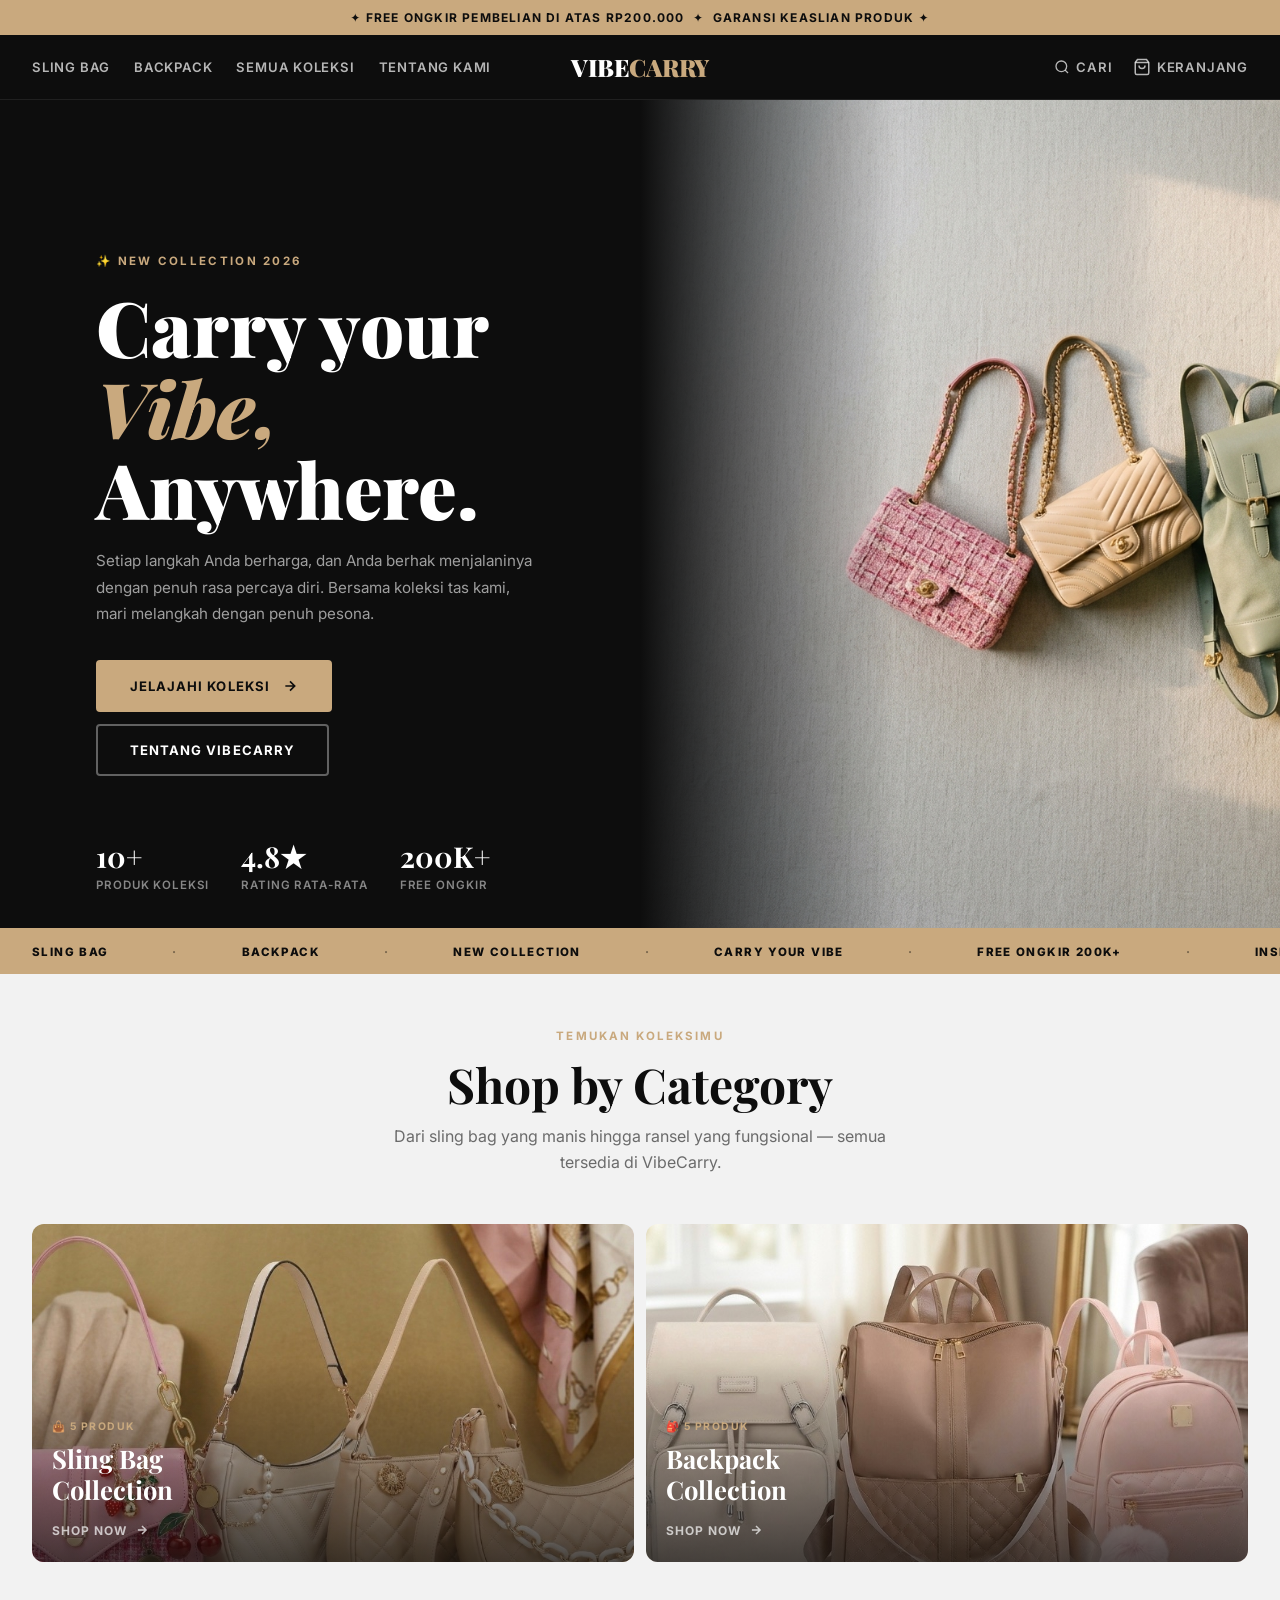
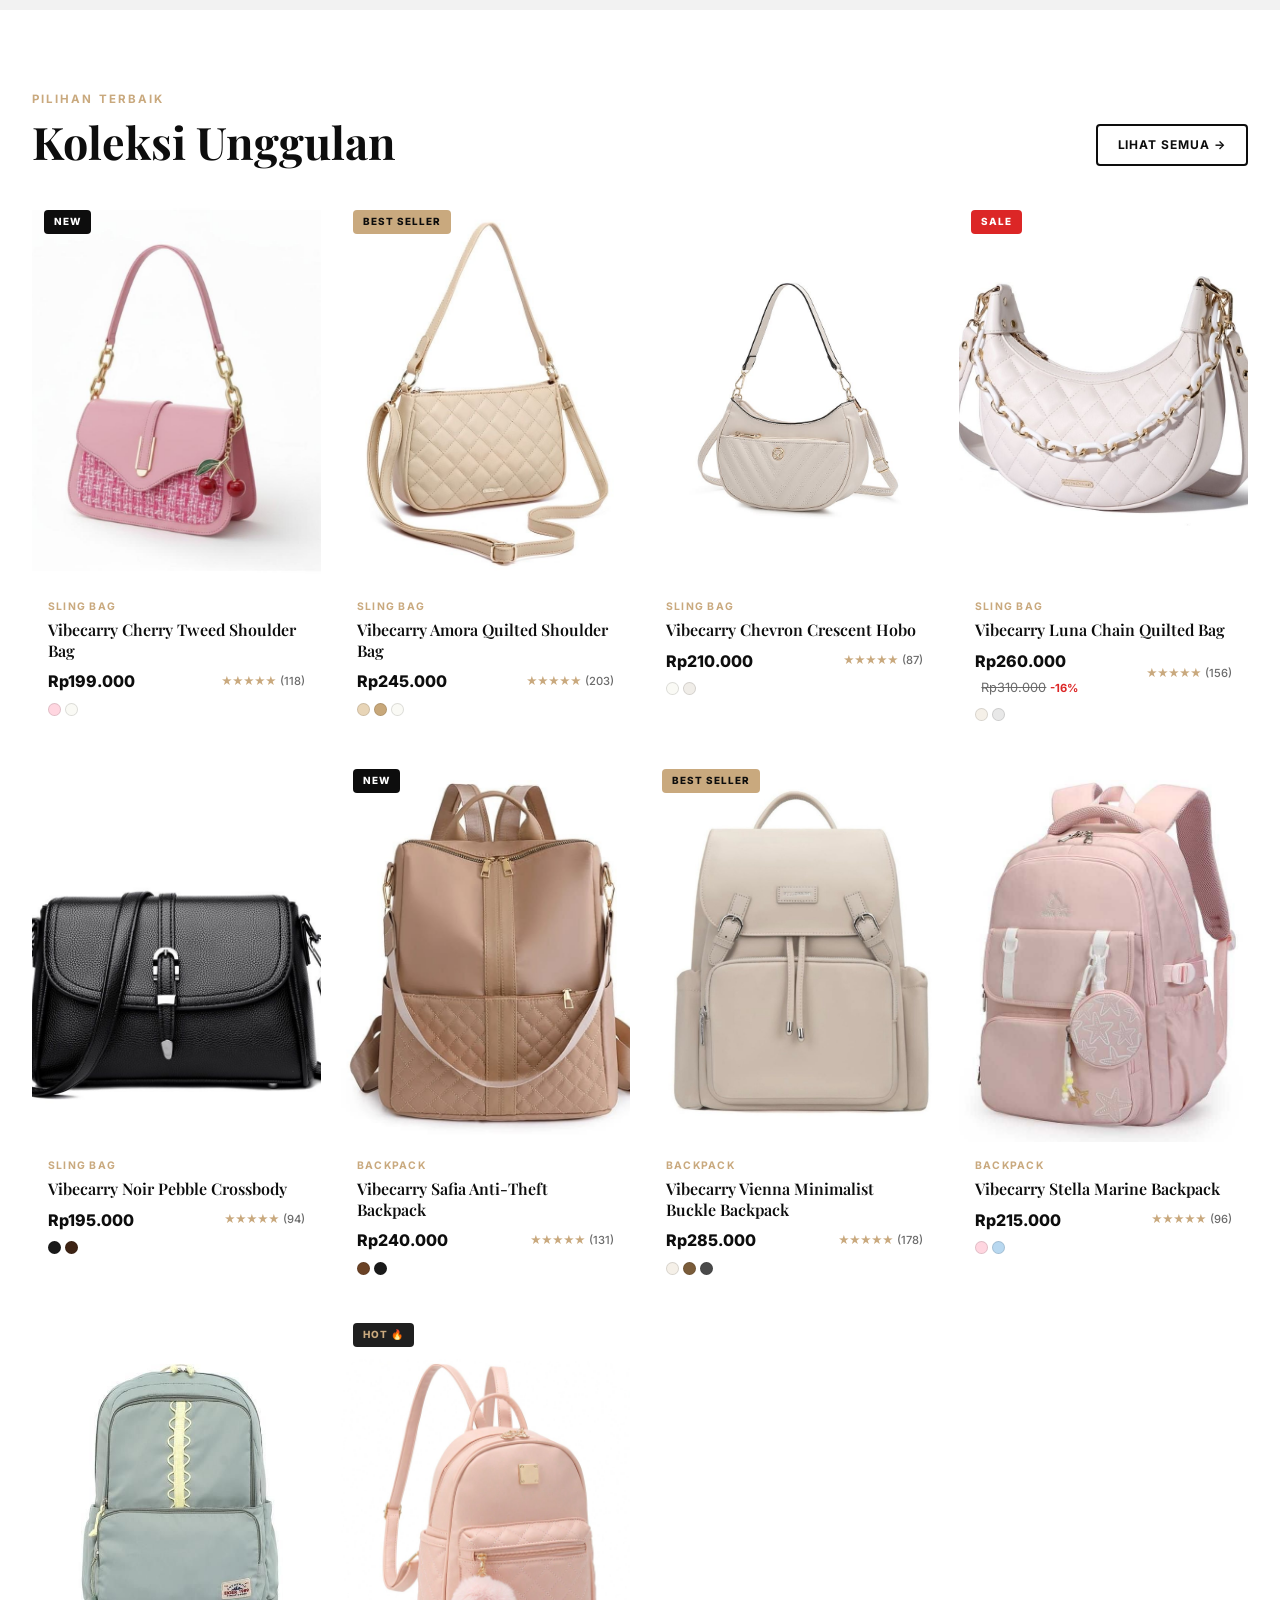
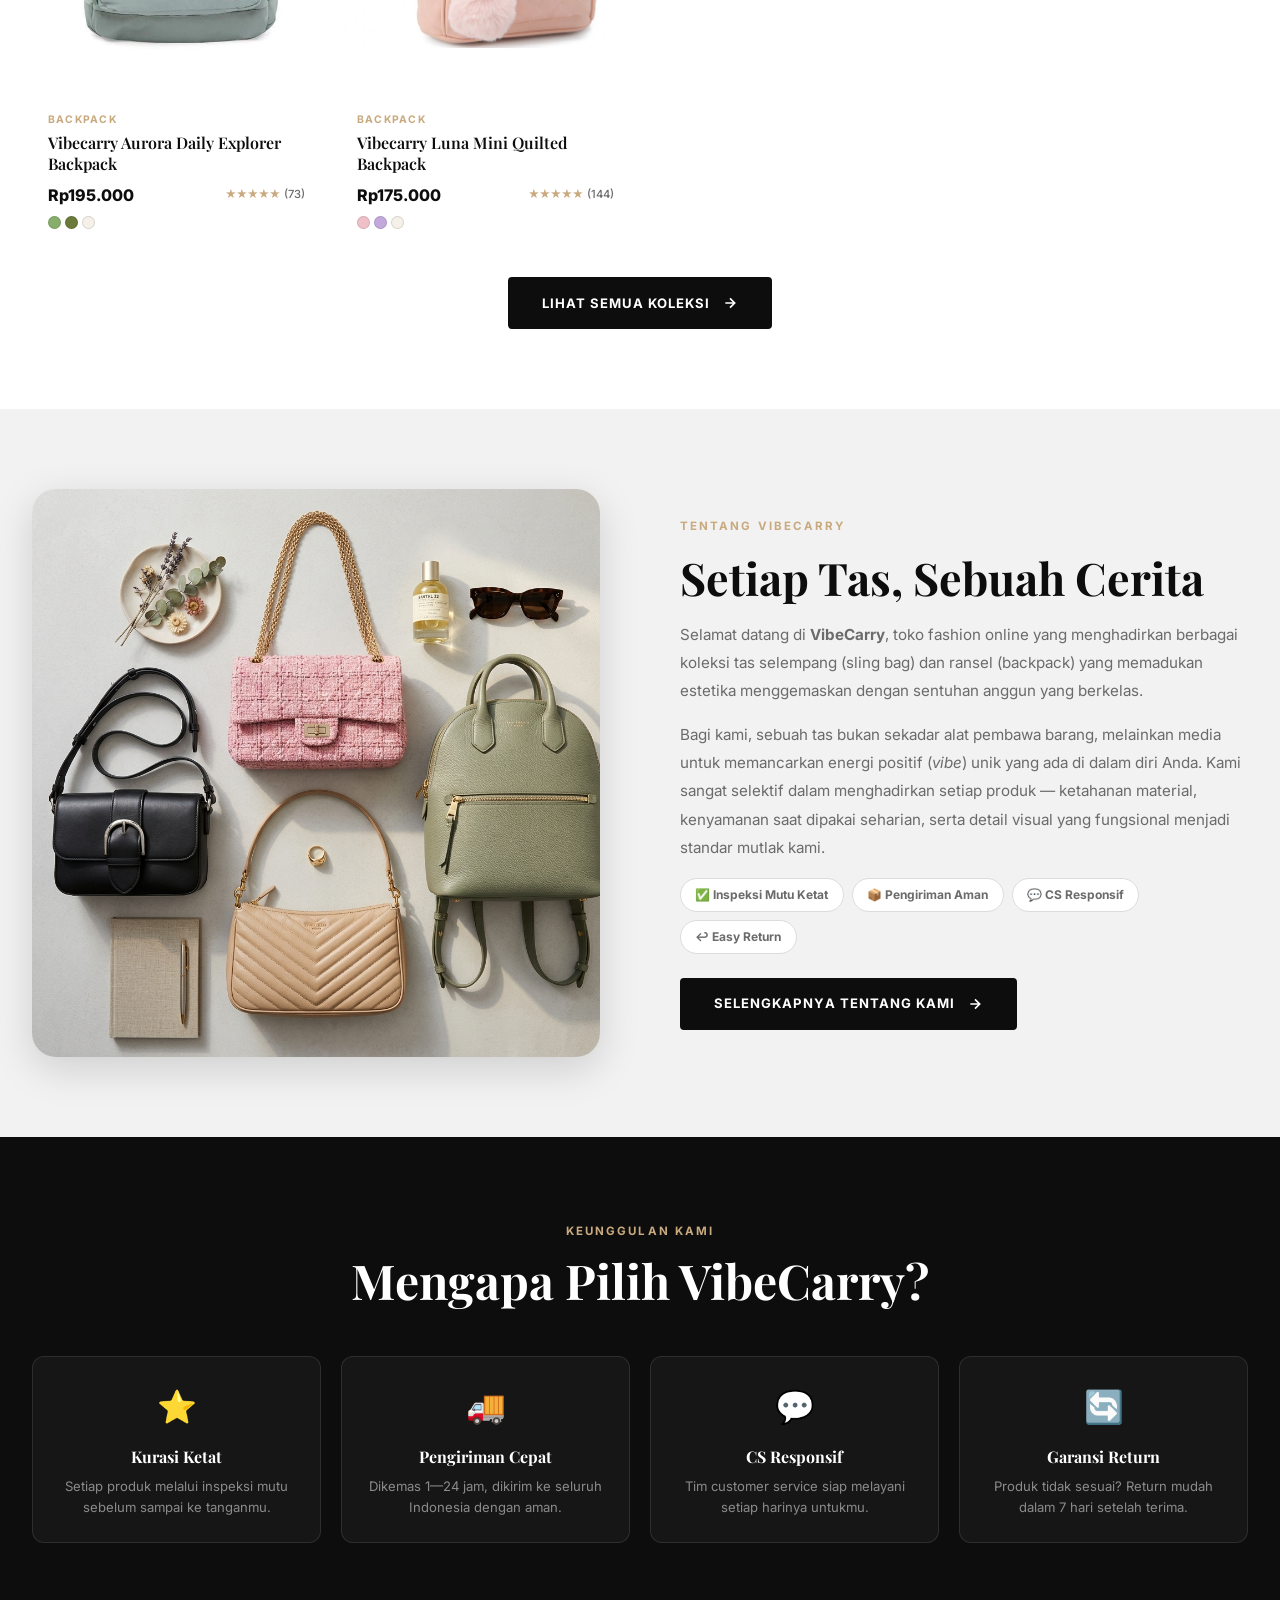
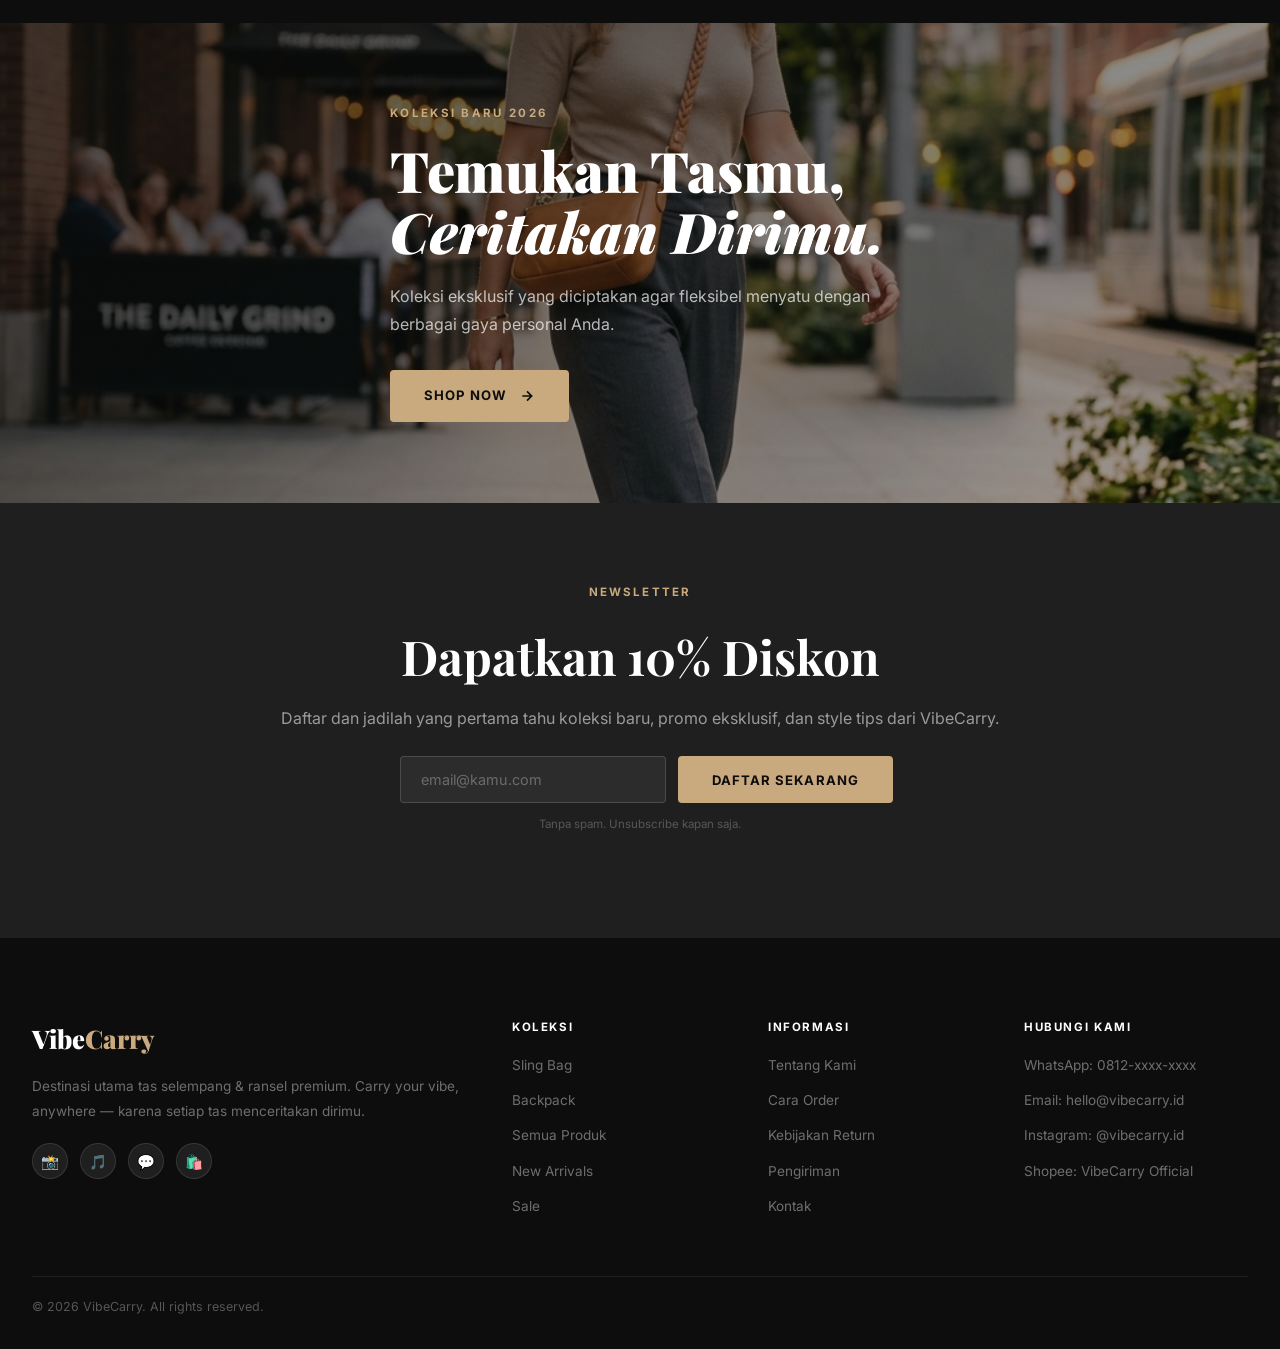
<file: index.html>
<!DOCTYPE html>
<html lang="id">
<head>
  <meta charset="UTF-8" />
  <meta name="viewport" content="width=device-width, initial-scale=1.0" />
  <title>VibeCarry — Carry your Vibe, Anywhere</title>
  <meta name="description" content="VibeCarry — destinasi utama tas selempang &amp; ransel premium yang memadukan estetika menggemaskan dengan sentuhan anggun berkelas." />
  <link rel="preconnect" href="https://fonts.googleapis.com" />
  <link rel="preconnect" href="https://fonts.gstatic.com" crossorigin />
  <link href="https://fonts.googleapis.com/css2?family=Playfair+Display:ital,wght@0,400;0,600;0,700;0,900;1,400;1,700&family=Inter:wght@300;400;500;600;700;800;900&display=swap" rel="stylesheet" />
  <link rel="stylesheet" href="css/style.css" />
</head>
<body>

   <!-- Navbar -->

<header class="navbar" id="navbar">
  <div class="nav-announcement">
    ✦ FREE ONGKIR pembelian di atas Rp200.000 &nbsp;✦&nbsp; Garansi keaslian produk ✦
  </div>
  <div class="nav-inner">
    <!-- Left nav -->
    <nav class="nav-left">
      <a href="catalog.html?type=Sling+Bag" class="nav-link">Sling Bag</a>
      <a href="catalog.html?type=Backpack" class="nav-link">Backpack</a>
      <a href="catalog.html" class="nav-link">Semua Koleksi</a>
      <a href="business.html" class="nav-link">Tentang Kami</a>
    </nav>

    <!-- Brand logo -->
    <a href="index.html" class="brand-logo">Vibe<span>Carry</span></a>

    <!-- Right nav -->
    <div class="nav-right">
      <button class="nav-search-btn" onclick="document.getElementById('search-overlay').classList.add('open')">
        <svg width="16" height="16" viewBox="0 0 24 24" fill="none" stroke="currentColor" stroke-width="2"><circle cx="11" cy="11" r="8"/><path d="m21 21-4.35-4.35"/></svg>
        Cari
      </button>
      <a href="cart.html" class="nav-icon">
        <svg width="18" height="18" viewBox="0 0 24 24" fill="none" stroke="currentColor" stroke-width="2"><path d="M6 2 3 6v14a2 2 0 0 0 2 2h14a2 2 0 0 0 2-2V6l-3-4z"/><line x1="3" y1="6" x2="21" y2="6"/><path d="M16 10a4 4 0 0 1-8 0"/></svg>
        Keranjang
        <span class="cart-count" id="cart-count">0</span>
      </a>
      <button class="nav-toggle" id="nav-toggle" aria-label="Menu">
        <span></span><span></span><span></span>
      </button>
    </div>
  </div>
</header>

<!-- Mobile nav -->
<div id="mobile-nav" style="display:none;position:fixed;top:0;left:0;right:0;bottom:0;background:var(--black);z-index:300;flex-direction:column;align-items:center;justify-content:center;gap:2rem">
  <button onclick="document.getElementById('mobile-nav').style.display='none'" style="position:absolute;top:1.5rem;right:1.5rem;color:var(--white);font-size:1.5rem;background:none;border:none;cursor:pointer">✕</button>
  <a href="index.html" class="brand-logo" style="font-size:2rem">Vibe<span>Carry</span></a>
  <nav style="display:flex;flex-direction:column;align-items:center;gap:1.5rem">
    <a href="catalog.html?type=Sling+Bag" style="color:var(--white);font-size:1.2rem;font-weight:600;text-transform:uppercase;letter-spacing:.12em">Sling Bag</a>
    <a href="catalog.html?type=Backpack" style="color:var(--white);font-size:1.2rem;font-weight:600;text-transform:uppercase;letter-spacing:.12em">Backpack</a>
    <a href="catalog.html" style="color:var(--white);font-size:1.2rem;font-weight:600;text-transform:uppercase;letter-spacing:.12em">Semua Koleksi</a>
    <a href="business.html" style="color:var(--gold);font-size:1.2rem;font-weight:600;text-transform:uppercase;letter-spacing:.12em">Tentang Kami</a>
  </nav>
  <a href="cart.html" class="btn btn-primary">Lihat Keranjang</a>
</div>

<!-- overlay cari -->
<div id="search-overlay" style="display:none;position:fixed;inset:0;background:rgba(13,13,13,.95);z-index:400;align-items:center;justify-content:center">
  <div style="max-width:600px;width:90%;position:relative">
    <button onclick="document.getElementById('search-overlay').classList.remove('open');document.getElementById('search-overlay').style.display='none'" style="position:absolute;top:-3rem;right:0;color:rgba(255,255,255,.5);font-size:1.5rem;background:none;border:none;cursor:pointer">✕</button>
    <input id="search-input" type="search" placeholder="Cari tas idamanmu..." style="width:100%;padding:1.25rem 1.5rem;font-size:1.25rem;border:none;border-bottom:2px solid var(--gold);background:transparent;color:var(--white);outline:none;font-family:var(--serif);font-style:italic" />
    <div style="color:rgba(255,255,255,.35);font-size:.8rem;margin-top:.75rem">Tekan Enter untuk mencari atau <span style="color:var(--gold)">Esc</span> untuk menutup</div>
  </div>
</div>

<!-- Hero -->
<section class="hero">
  <div class="hero-content">
    <div class="hero-eyebrow">✨ New Collection 2026</div>
    <h1 class="hero-title">
      Carry your<br />
      <em>Vibe,</em><br />
      Anywhere.
    </h1>
    <p class="hero-subtitle">
      Setiap langkah Anda berharga, dan Anda berhak menjalaninya dengan penuh rasa percaya diri. Bersama koleksi tas kami, mari melangkah dengan penuh pesona.
    </p>
    <div class="hero-actions">
      <a href="catalog.html" class="btn btn-primary btn-icon">
        Jelajahi Koleksi
        <svg width="16" height="16" viewBox="0 0 24 24" fill="none" stroke="currentColor" stroke-width="2.5"><path d="M5 12h14M12 5l7 7-7 7"/></svg>
      </a>
      <a href="business.html" class="btn btn-outline-w">Tentang VibeCarry</a>
    </div>
    <!-- Stats -->
    <div class="hero-stats">
      <div class="hero-stat"><strong>10+</strong><span>Produk Koleksi</span></div>
      <div class="hero-stat"><strong>4.8★</strong><span>Rating Rata-rata</span></div>
      <div class="hero-stat"><strong>200K+</strong><span>Free Ongkir</span></div>
    </div>
  </div>
  <div class="hero-image">
    <div class="hero-image-overlay"></div>
    <img src="images/hero.jpg" alt="VibeCarry — Premium Bag Collection" />
  </div>
</section>

<!-- -- Ticker -- -->
<div class="ticker" aria-hidden="true">
  <div class="ticker-inner">
    <span>Sling Bag</span><span class="dot">·</span>
    <span>Backpack</span><span class="dot">·</span>
    <span>New Collection</span><span class="dot">·</span>
    <span>Carry Your Vibe</span><span class="dot">·</span>
    <span>Free Ongkir 200K+</span><span class="dot">·</span>
    <span>Inspeksi Mutu Ketat</span><span class="dot">·</span>
    <span>Urban Style</span><span class="dot">·</span>
    <span>Sling Bag</span><span class="dot">·</span>
    <span>Backpack</span><span class="dot">·</span>
    <span>New Collection</span><span class="dot">·</span>
    <span>Carry Your Vibe</span><span class="dot">·</span>
    <span>Free Ongkir 200K+</span><span class="dot">·</span>
    <span>Inspeksi Mutu Ketat</span><span class="dot">·</span>
    <span>Urban Style</span><span class="dot">·</span>
  </div>
</div>

<!-- -- Category Showcase -- -->
<section class="section-sm">
  <div class="container" style="margin-bottom:var(--sp5)">
    <div class="section-head">
      <div class="eyebrow">Temukan Koleksimu</div>
      <h2>Shop by Category</h2>
      <p>Dari sling bag yang manis hingga ransel yang fungsional — semua tersedia di VibeCarry.</p>
    </div>
  </div>
  <div class="cat-grid reveal">
    <a href="catalog.html?type=Sling+Bag" class="cat-card">
      <img src="images/cat-sling.jpg" alt="Sling Bag Collection" style="object-position:center top" />
      <div class="cat-card-overlay"></div>
      <div class="cat-card-body">
        <div class="cat-card-tag">👜 5 Produk</div>
        <div class="cat-card-title">Sling Bag<br />Collection</div>
        <div class="cat-card-cta">Shop Now <svg width="14" height="14" viewBox="0 0 24 24" fill="none" stroke="currentColor" stroke-width="2.5"><path d="M5 12h14M12 5l7 7-7 7"/></svg></div>
      </div>
    </a>
    <a href="catalog.html?type=Backpack" class="cat-card">
      <img src="images/cat-backpack.jpg" alt="Backpack Collection" style="object-position:center" />
      <div class="cat-card-overlay"></div>
      <div class="cat-card-body">
        <div class="cat-card-tag">🎒 5 Produk</div>
        <div class="cat-card-title">Backpack<br />Collection</div>
        <div class="cat-card-cta">Shop Now <svg width="14" height="14" viewBox="0 0 24 24" fill="none" stroke="currentColor" stroke-width="2.5"><path d="M5 12h14M12 5l7 7-7 7"/></svg></div>
      </div>
    </a>
  </div>
</section>

<!-- -- Fitur Produk -- -->
<section class="section bg-white">
  <div class="container">
    <div style="display:flex;align-items:flex-end;justify-content:space-between;margin-bottom:var(--sp7);flex-wrap:wrap;gap:1rem">
      <div>
        <div class="eyebrow" style="color:var(--gold);font-size:.72rem;font-weight:700;letter-spacing:.18em;text-transform:uppercase;margin-bottom:.5rem">Pilihan Terbaik</div>
        <h2 style="font-family:var(--serif);font-size:clamp(1.8rem,4vw,2.8rem);font-weight:700;line-height:1.1">Koleksi Unggulan</h2>
      </div>
      <a href="catalog.html" class="btn btn-outline-dark btn-sm">Lihat Semua →</a>
    </div>
    <div class="product-grid reveal" id="home-grid"></div>
    <div style="text-align:center;margin-top:var(--sp7)">
      <a href="catalog.html" class="btn btn-dark btn-icon">
        Lihat Semua Koleksi
        <svg width="16" height="16" viewBox="0 0 24 24" fill="none" stroke="currentColor" stroke-width="2.5"><path d="M5 12h14M12 5l7 7-7 7"/></svg>
      </a>
    </div>
  </div>
</section>

<!-- -- Tentang Brand VibeCarry -- -->
<section class="section" id="tentang">
  <div class="container">
    <div class="about-grid reveal">
      <div class="about-img">
        <img src="images/about.jpg" alt="VibeCarry — Carry your Vibe" />
      </div>
      <div>
        <div class="about-eyebrow">Tentang VibeCarry</div>
        <h2 class="about-title">Setiap Tas, Sebuah Cerita</h2>
        <p class="about-body">
          Selamat datang di <strong>VibeCarry</strong>, toko fashion online yang menghadirkan berbagai koleksi tas selempang (sling bag) dan ransel (backpack) yang memadukan estetika menggemaskan dengan sentuhan anggun yang berkelas.
        </p>
        <p class="about-body">
          Bagi kami, sebuah tas bukan sekadar alat pembawa barang, melainkan media untuk memancarkan energi positif (<em>vibe</em>) unik yang ada di dalam diri Anda. Kami sangat selektif dalam menghadirkan setiap produk — ketahanan material, kenyamanan saat dipakai seharian, serta detail visual yang fungsional menjadi standar mutlak kami.
        </p>
        <div class="about-badges">
          <span class="about-badge">✅ Inspeksi Mutu Ketat</span>
          <span class="about-badge">📦 Pengiriman Aman</span>
          <span class="about-badge">💬 CS Responsif</span>
          <span class="about-badge">↩️ Easy Return</span>
        </div>
        <a href="business.html" class="btn btn-dark btn-icon">
          Selengkapnya Tentang Kami
          <svg width="16" height="16" viewBox="0 0 24 24" fill="none" stroke="currentColor" stroke-width="2.5"><path d="M5 12h14M12 5l7 7-7 7"/></svg>
        </a>
      </div>
    </div>
  </div>
</section>

<!-- -- Mengapa Pilih VibeCarry -- -->
<section class="section bg-black">
  <div class="container">
    <div class="section-head light reveal">
      <div class="eyebrow">Keunggulan Kami</div>
      <h2>Mengapa Pilih VibeCarry?</h2>
    </div>
    <div class="features-row reveal">
      <div class="feature-box" style="background:rgba(255,255,255,.04);border-color:rgba(255,255,255,.1)">
        <span class="feature-icon">⭐</span>
        <h4 style="color:var(--white)">Kurasi Ketat</h4>
        <p style="color:rgba(255,255,255,.5)">Setiap produk melalui inspeksi mutu sebelum sampai ke tanganmu.</p>
      </div>
      <div class="feature-box" style="background:rgba(255,255,255,.04);border-color:rgba(255,255,255,.1)">
        <span class="feature-icon">🚚</span>
        <h4 style="color:var(--white)">Pengiriman Cepat</h4>
        <p style="color:rgba(255,255,255,.5)">Dikemas 1—24 jam, dikirim ke seluruh Indonesia dengan aman.</p>
      </div>
      <div class="feature-box" style="background:rgba(255,255,255,.04);border-color:rgba(255,255,255,.1)">
        <span class="feature-icon">💬</span>
        <h4 style="color:var(--white)">CS Responsif</h4>
        <p style="color:rgba(255,255,255,.5)">Tim customer service siap melayani setiap harinya untukmu.</p>
      </div>
      <div class="feature-box" style="background:rgba(255,255,255,.04);border-color:rgba(255,255,255,.1)">
        <span class="feature-icon">🔄</span>
        <h4 style="color:var(--white)">Garansi Return</h4>
        <p style="color:rgba(255,255,255,.5)">Produk tidak sesuai? Return mudah dalam 7 hari setelah terima.</p>
      </div>
    </div>
  </div>
</section>

<!-- -- Banner Full -- -->
<section style="position:relative;overflow:hidden;min-height:480px;display:flex;align-items:center">
  <img src="images/banner.jpg" alt="VibeCarry Lifestyle" style="position:absolute;inset:0;width:100%;height:100%;object-fit:cover;object-position:center" />
  <div style="position:absolute;inset:0;background:linear-gradient(135deg,rgba(13,13,13,.75) 0%,rgba(13,13,13,.35) 100%)"></div>
  <div class="container reveal" style="position:relative;z-index:2">
    <div style="max-width:500px">
      <div style="font-size:.72rem;font-weight:700;letter-spacing:.2em;text-transform:uppercase;color:var(--gold);margin-bottom:1rem">Koleksi Baru 2026</div>
      <h2 style="font-family:var(--serif);font-size:clamp(2rem,5vw,3.5rem);font-weight:900;color:var(--white);line-height:1.1;margin-bottom:1.25rem">Temukan Tasmu,<br /><em>Ceritakan Dirimu.</em></h2>
      <p style="color:rgba(255,255,255,.7);margin-bottom:2rem;line-height:1.75">Koleksi eksklusif yang diciptakan agar fleksibel menyatu dengan berbagai gaya personal Anda.</p>
      <a href="catalog.html" class="btn btn-primary btn-icon">
        Shop Now
        <svg width="16" height="16" viewBox="0 0 24 24" fill="none" stroke="currentColor" stroke-width="2.5"><path d="M5 12h14M12 5l7 7-7 7"/></svg>
      </a>
    </div>
  </div>
</section>

<!-- -- Newsletter -- -->
<section class="newsletter bg-char" id="kontak">
  <div class="container">
    <div class="reveal">
      <div class="eyebrow" style="color:var(--gold);font-size:.72rem;font-weight:700;letter-spacing:.18em;text-transform:uppercase;margin-bottom:var(--sp4)">Newsletter</div>
      <h2>Dapatkan 10% Diskon</h2>
      <p>Daftar dan jadilah yang pertama tahu koleksi baru, promo eksklusif, dan style tips dari VibeCarry.</p>
      <form class="newsletter-form" onsubmit="event.preventDefault();this.reset();showToast('Berhasil! Kode diskon dikirim ke emailmu ✉️')">
        <input type="email" placeholder="email@kamu.com" required />
        <button class="btn btn-primary" type="submit">Daftar Sekarang</button>
      </form>
      <p style="font-size:.72rem;color:rgba(255,255,255,.25);margin-top:.75rem">Tanpa spam. Unsubscribe kapan saja.</p>
    </div>
  </div>
</section>

<!-- -- Footer nya -- -->
<footer class="footer">
  <div class="container">
    <div class="footer-grid">
      <div>
        <div class="footer-brand">Vibe<span>Carry</span></div>
        <p class="footer-desc">Destinasi utama tas selempang &amp; ransel premium. Carry your vibe, anywhere — karena setiap tas menceritakan dirimu.</p>
        <div class="footer-social">
          <a href="#" aria-label="Instagram">📸</a>
          <a href="#" aria-label="TikTok">🎵</a>
          <a href="#" aria-label="WhatsApp">💬</a>
          <a href="#" aria-label="Shopee">🛍️</a>
        </div>
      </div>
      <div class="footer-col">
        <h4>Koleksi</h4>
        <ul>
          <li><a href="catalog.html?type=Sling+Bag">Sling Bag</a></li>
          <li><a href="catalog.html?type=Backpack">Backpack</a></li>
          <li><a href="catalog.html">Semua Produk</a></li>
          <li><a href="catalog.html?badge=NEW">New Arrivals</a></li>
          <li><a href="catalog.html?badge=SALE">Sale</a></li>
        </ul>
      </div>
      <div class="footer-col">
        <h4>Informasi</h4>
        <ul>
          <li><a href="business.html">Tentang Kami</a></li>
          <li><a href="#">Cara Order</a></li>
          <li><a href="#">Kebijakan Return</a></li>
          <li><a href="#">Pengiriman</a></li>
          <li><a href="index.html#kontak">Kontak</a></li>
        </ul>
      </div>
      <div class="footer-col">
        <h4>Hubungi Kami</h4>
        <ul>
          <li><a href="#">WhatsApp: 0812-xxxx-xxxx</a></li>
          <li><a href="#">Email: hello@vibecarry.id</a></li>
          <li><a href="#">Instagram: @vibecarry.id</a></li>
          <li><a href="#">Shopee: VibeCarry Official</a></li>
        </ul>
      </div>
    </div>
    <div class="footer-bottom">
      <span>&copy; <span id="yr"></span> VibeCarry. All rights reserved.</span>
    </div>
  </div>
</footer>

<!-- Modal -->
<div class="modal-overlay" id="modal" aria-hidden="true">
  <div class="modal-box">
    <button class="modal-close" id="modal-close">✕</button>
    <div class="modal-inner" id="modal-inner"></div>
  </div>
</div>

<script src="js/products.js"></script>
<script src="js/cart.js"></script>
<script>
/* --- Init --- */
document.getElementById("yr").textContent = new Date().getFullYear();

/* Cart badge */
function updateBadge() {
  const c = Cart.count();
  const el = document.getElementById("cart-count");
  if (el) { el.textContent = c; el.style.display = c > 0 ? "inline-flex" : "none"; }
}

/* Toast */
let _t;
function showToast(msg) {
  let t = document.querySelector(".toast");
  if (!t) { t = Object.assign(document.createElement("div"), {className:"toast"}); document.body.appendChild(t); }
  t.textContent = msg; void t.offsetWidth; t.classList.add("show");
  clearTimeout(_t); _t = setTimeout(() => t.classList.remove("show"), 2800);
}

/* Navigasi Mobile */
document.getElementById("nav-toggle").addEventListener("click", () => {
  const mn = document.getElementById("mobile-nav");
  mn.style.display = mn.style.display === "none" ? "flex" : "none";
});

/* overlay Search */
document.addEventListener("keydown", e => {
  if (e.key === "Escape") {
    document.getElementById("search-overlay").classList.remove("open");
    document.getElementById("search-overlay").style.display = "none";
  }
  if ((e.ctrlKey || e.metaKey) && e.key === "k") {
    e.preventDefault();
    document.getElementById("search-overlay").style.display = "flex";
  }
});
document.getElementById("search-overlay").addEventListener("click", e => {
  if (e.target === document.getElementById("search-overlay")) {
    e.currentTarget.classList.remove("open");
    e.currentTarget.style.display = "none";
  }
});
document.getElementById("search-input")?.addEventListener("keydown", e => {
  if (e.key === "Enter") {
    window.location.href = `catalog.html?q=${encodeURIComponent(e.target.value.trim())}`;
  }
});

/* Reveal on scroll */
function initReveal() {
  const els = document.querySelectorAll(".reveal");
  const obs = new IntersectionObserver(en => en.forEach(e => {
    if (e.isIntersecting) { e.target.classList.add("visible"); obs.unobserve(e.target); }
  }), { threshold: 0.08 });
  els.forEach(e => obs.observe(e));
}

/* Product image */
function imgSrc(p) { return p.image; }

/* Badge map */
const BADGE_CLASS = { NEW: "badge-new", SALE: "badge-sale", BEST: "badge-best", HIT: "badge-hit" };
const BADGE_LABEL = { NEW: "NEW", SALE: "SALE", BEST: "BEST SELLER", HIT: "HOT 🔥" };

/* Render home grid */
function renderHomeGrid() {
  const grid = document.getElementById("home-grid");
  if (!grid) return;
  grid.innerHTML = PRODUCTS.map(p => {
    const d = p.oldPrice ? Math.round((1 - p.price / p.oldPrice) * 100) : 0;
    return `
    <div class="product-card">
      <div class="product-thumb">
        ${p.badge ? `<span class="product-badge ${BADGE_CLASS[p.badge]}">${BADGE_LABEL[p.badge]}</span>` : ""}
        <img class="prod-img" src="${imgSrc(p)}" alt="${p.name}" loading="lazy" data-type="${p.type}" data-placeholder="${p.type}" onerror="handleImgError(this)" />
        <button class="product-wish" data-wish="${p.id}" aria-label="Wishlist">🤍</button>
        <button class="product-cta-bar" data-add="${p.id}">
          <svg width="14" height="14" viewBox="0 0 24 24" fill="none" stroke="currentColor" stroke-width="2"><path d="M6 2 3 6v14a2 2 0 0 0 2 2h14a2 2 0 0 0 2-2V6l-3-4z"/><line x1="3" y1="6" x2="21" y2="6"/><path d="M16 10a4 4 0 0 1-8 0"/></svg>
          Tambah ke Keranjang
        </button>
      </div>
      <div class="product-body">
        <div class="product-type">${p.type}</div>
        <div class="product-name">${p.name}</div>
        <div class="product-foot">
          <div>
            <span class="price-now">${formatRupiah(p.price)}</span>
            ${p.oldPrice ? `<span class="price-old">${formatRupiah(p.oldPrice)}</span><span class="price-disc">-${d}%</span>` : ""}
          </div>
          <div class="star-row"><span class="stars">★★★★★</span><span class="star-count">(${p.reviews})</span></div>
        </div>
        ${colorSwatchesHTML(p.colorHex, p.colors)}
      </div>
    </div>`;
  }).join("");
}

/* Canvas placeholder */
function handleImgError(img) {
  const type = img.dataset.type || "Bag";
  const c = document.createElement("canvas");
  c.width = 400; c.height = 530;
  const ctx = c.getContext("2d");
  ctx.fillStyle = "#F2F2F2"; ctx.fillRect(0,0,400,530);
  ctx.fillStyle = "#E8E8E8"; ctx.fillRect(40,40,320,400);
  ctx.font = "48px serif"; ctx.textAlign = "center";
  ctx.fillText(type === "Backpack" ? "🎒" : "👜", 200, 200);
  ctx.fillStyle = "#C9A97E"; ctx.font = "bold 16px 'Playfair Display',serif";
  ctx.fillText("VIBECARRY", 200, 370);
  ctx.fillStyle = "#6B6B6B"; ctx.font = "12px Inter,sans-serif";
  ctx.fillText("Photo Coming Soon", 200, 392);
  img.src = c.toDataURL();
}

/* Grid click */
document.addEventListener("click", e => {
  const add  = e.target.closest("[data-add]");
  const wish = e.target.closest("[data-wish]");
  const det  = e.target.closest("[data-detail]");
  if (add)  { const p = getProductById(add.dataset.add); if (p) { Cart.add(p.id); showToast(`${p.name} ditambahkan ke keranjang 🛍️`); updateBadge(); } }
  if (wish) { wish.textContent = wish.textContent.trim() === "🤍" ? "❤️" : "🤍"; showToast("Ditambahkan ke wishlist ♥"); }
  if (det)  { openModal(det.dataset.detail); }
});

/* Modal */
const modalEl    = document.getElementById("modal");
const modalInner = document.getElementById("modal-inner");
const modalClose = document.getElementById("modal-close");

function openModal(id) {
  const p = getProductById(id); if (!p) return;
  const d = p.oldPrice ? Math.round((1 - p.price / p.oldPrice) * 100) : 0;
  const feats = p.features.map(f => `<li>${f}</li>`).join("");
  const colorChips = p.colors.map((c, i) =>
    `<span style="display:inline-flex;align-items:center;gap:6px;padding:4px 12px;border:1.5px solid var(--light);border-radius:999px;font-size:.75rem;font-weight:600;background:var(--white)">
      <span style="width:10px;height:10px;border-radius:50%;background:${p.colorHex[i]};border:1px solid rgba(0,0,0,.12)"></span>${c}
    </span>`
  ).join("");
  modalInner.innerHTML = `
    <div class="modal-img">
      <img src="${imgSrc(p)}" alt="${p.name}" onerror="handleImgError(this)" data-type="${p.type}" />
    </div>
    <div class="modal-details">
      <div style="font-size:.7rem;font-weight:700;letter-spacing:.12em;text-transform:uppercase;color:var(--gold);margin-bottom:.5rem">${p.type}</div>
      <h2 style="font-family:var(--serif);font-size:1.4rem;font-weight:700;line-height:1.2;margin-bottom:.75rem">${p.name}</h2>
      <div style="display:flex;align-items:center;gap:1rem;margin-bottom:1.25rem">
        <span style="font-size:1.4rem;font-weight:800">${formatRupiah(p.price)}</span>
        ${p.oldPrice ? `<span style="font-size:.85rem;color:var(--mid);text-decoration:line-through">${formatRupiah(p.oldPrice)}</span><span style="font-size:.75rem;font-weight:700;color:#DC2626">-${d}%</span>` : ""}
      </div>
      <div style="font-size:.82rem;font-weight:700;letter-spacing:.06em;text-transform:uppercase;color:var(--mid);margin-bottom:.5rem">Pilihan Warna</div>
      <div style="display:flex;flex-wrap:wrap;gap:.4rem;margin-bottom:1rem">${colorChips}</div>
      <p style="font-size:.88rem;color:var(--mid);line-height:1.8;margin-bottom:1rem">${p.desc}</p>
      <div style="font-size:.82rem;font-weight:700;letter-spacing:.06em;text-transform:uppercase;color:var(--mid);margin-bottom:.5rem">Fitur Unggulan</div>
      <ul style="font-size:.85rem;color:var(--mid);padding-left:1.1rem;margin-bottom:1.25rem;line-height:2">${feats}</ul>
      <table class="spec-table" style="margin-bottom:1.25rem">
        <tr><td>Bahan</td><td>${p.material}</td></tr>
        <tr><td>Stok</td><td>${p.stock} pcs tersedia</td></tr>
        <tr><td>Rating</td><td>★ ${p.rating} (${p.reviews} ulasan)</td></tr>
      </table>
      <button class="btn btn-dark btn-block" data-add="${p.id}" style="margin-bottom:.5rem">
        🛍️ Tambah ke Keranjang
      </button>
      <a href="cart.html" class="btn btn-gold-outline btn-block">Lihat Keranjang</a>
    </div>`;
  modalEl.classList.add("open"); modalEl.style.display = "flex";
  modalEl.setAttribute("aria-hidden", "false");
}
function closeModal() {
  modalEl.classList.remove("open"); modalEl.style.display = "none";
  modalEl.setAttribute("aria-hidden", "true");
}
modalClose?.addEventListener("click", closeModal);
modalEl?.addEventListener("click", e => { if (e.target === modalEl) closeModal(); });
document.addEventListener("keydown", e => { if (e.key === "Escape") closeModal(); });

/* --- ContentLoad --- */
document.addEventListener("DOMContentLoaded", () => {
  updateBadge();
  renderHomeGrid();
  initReveal();
});
document.addEventListener("cart:change", updateBadge);
</script>
</body>
</html>
</file>
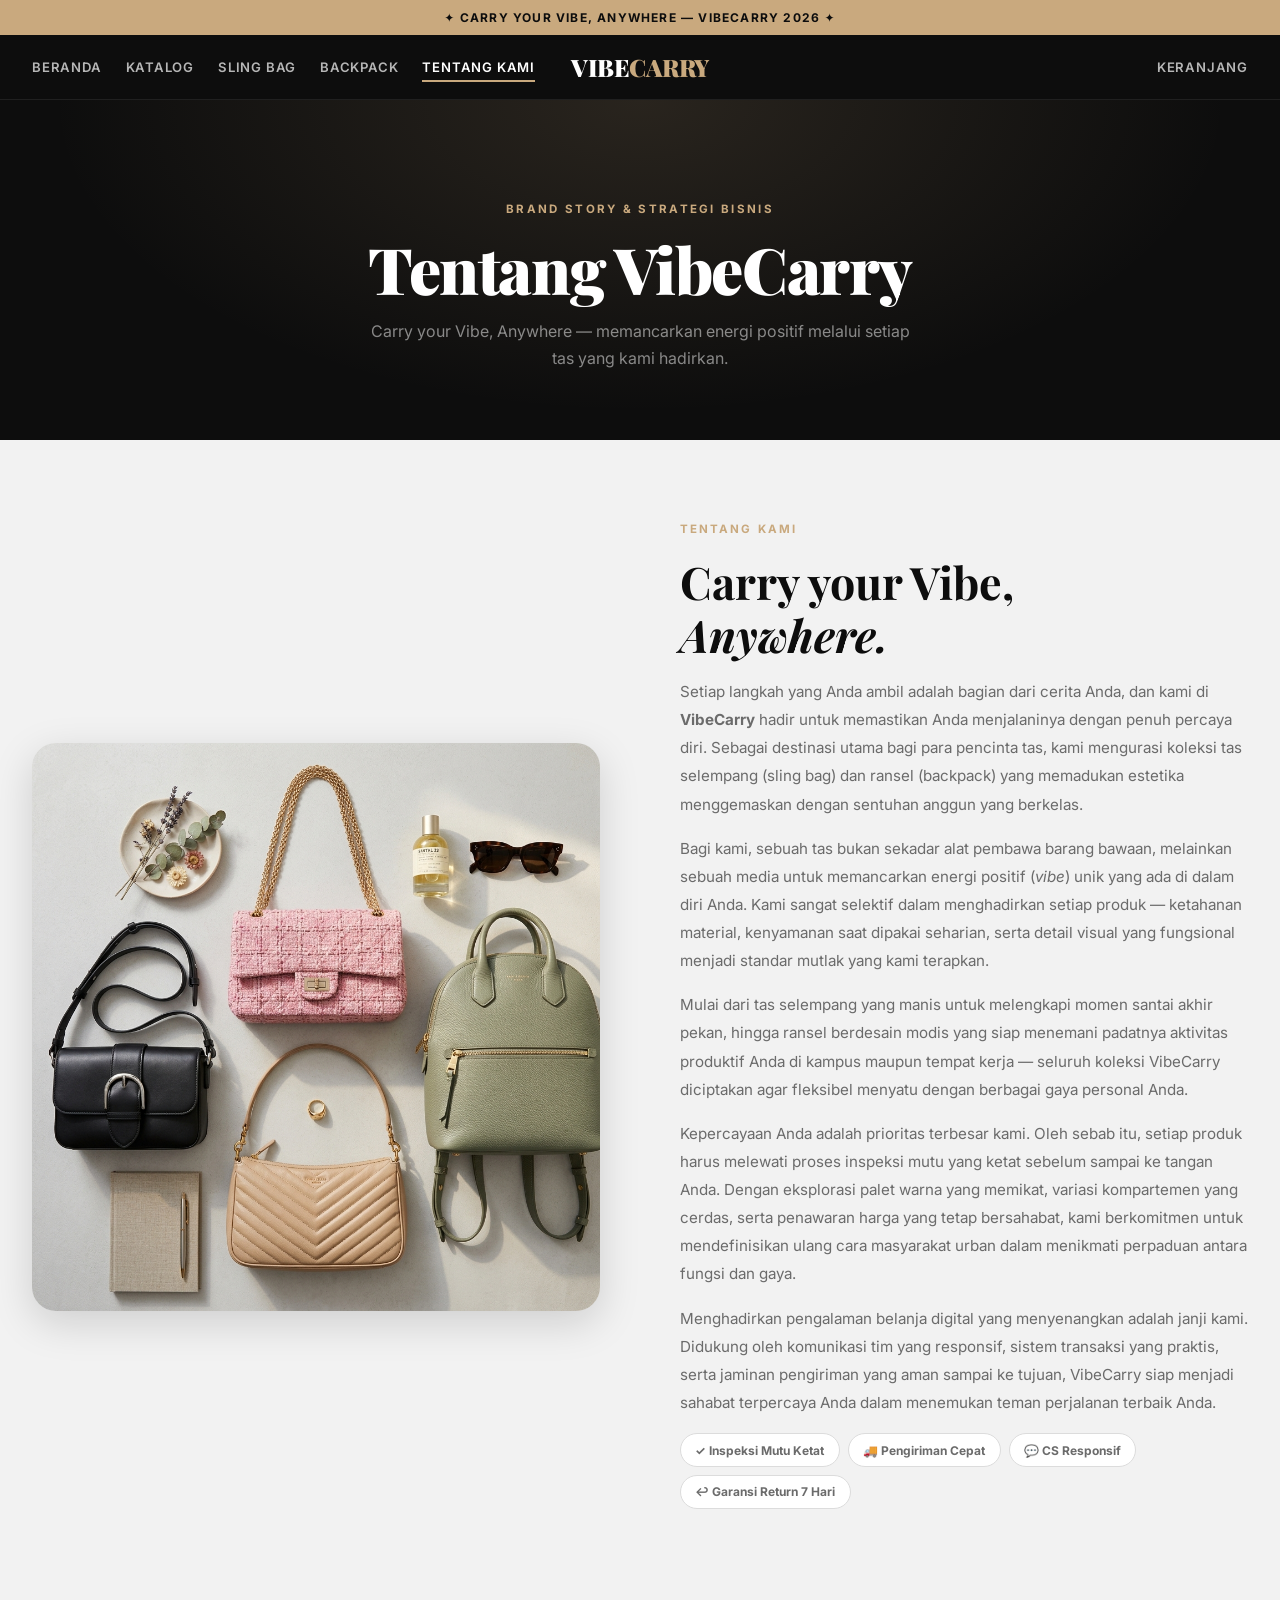
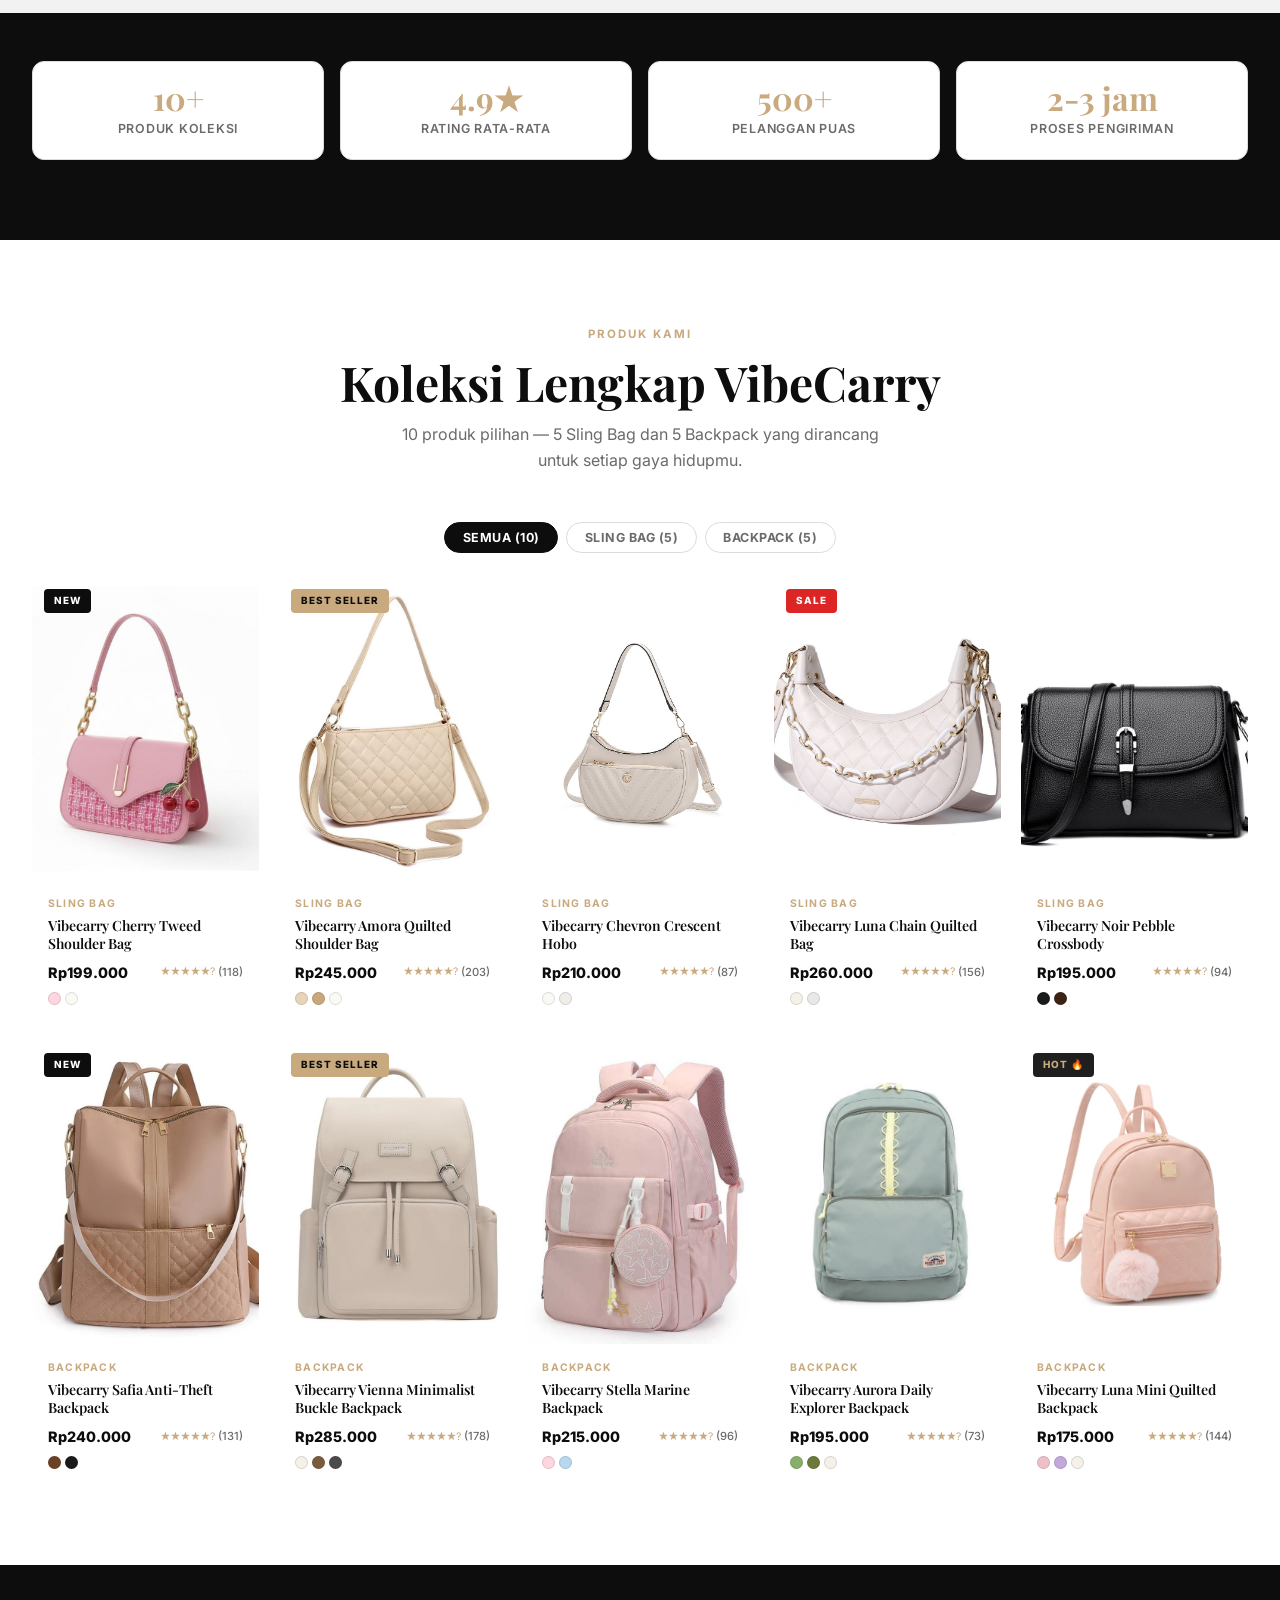
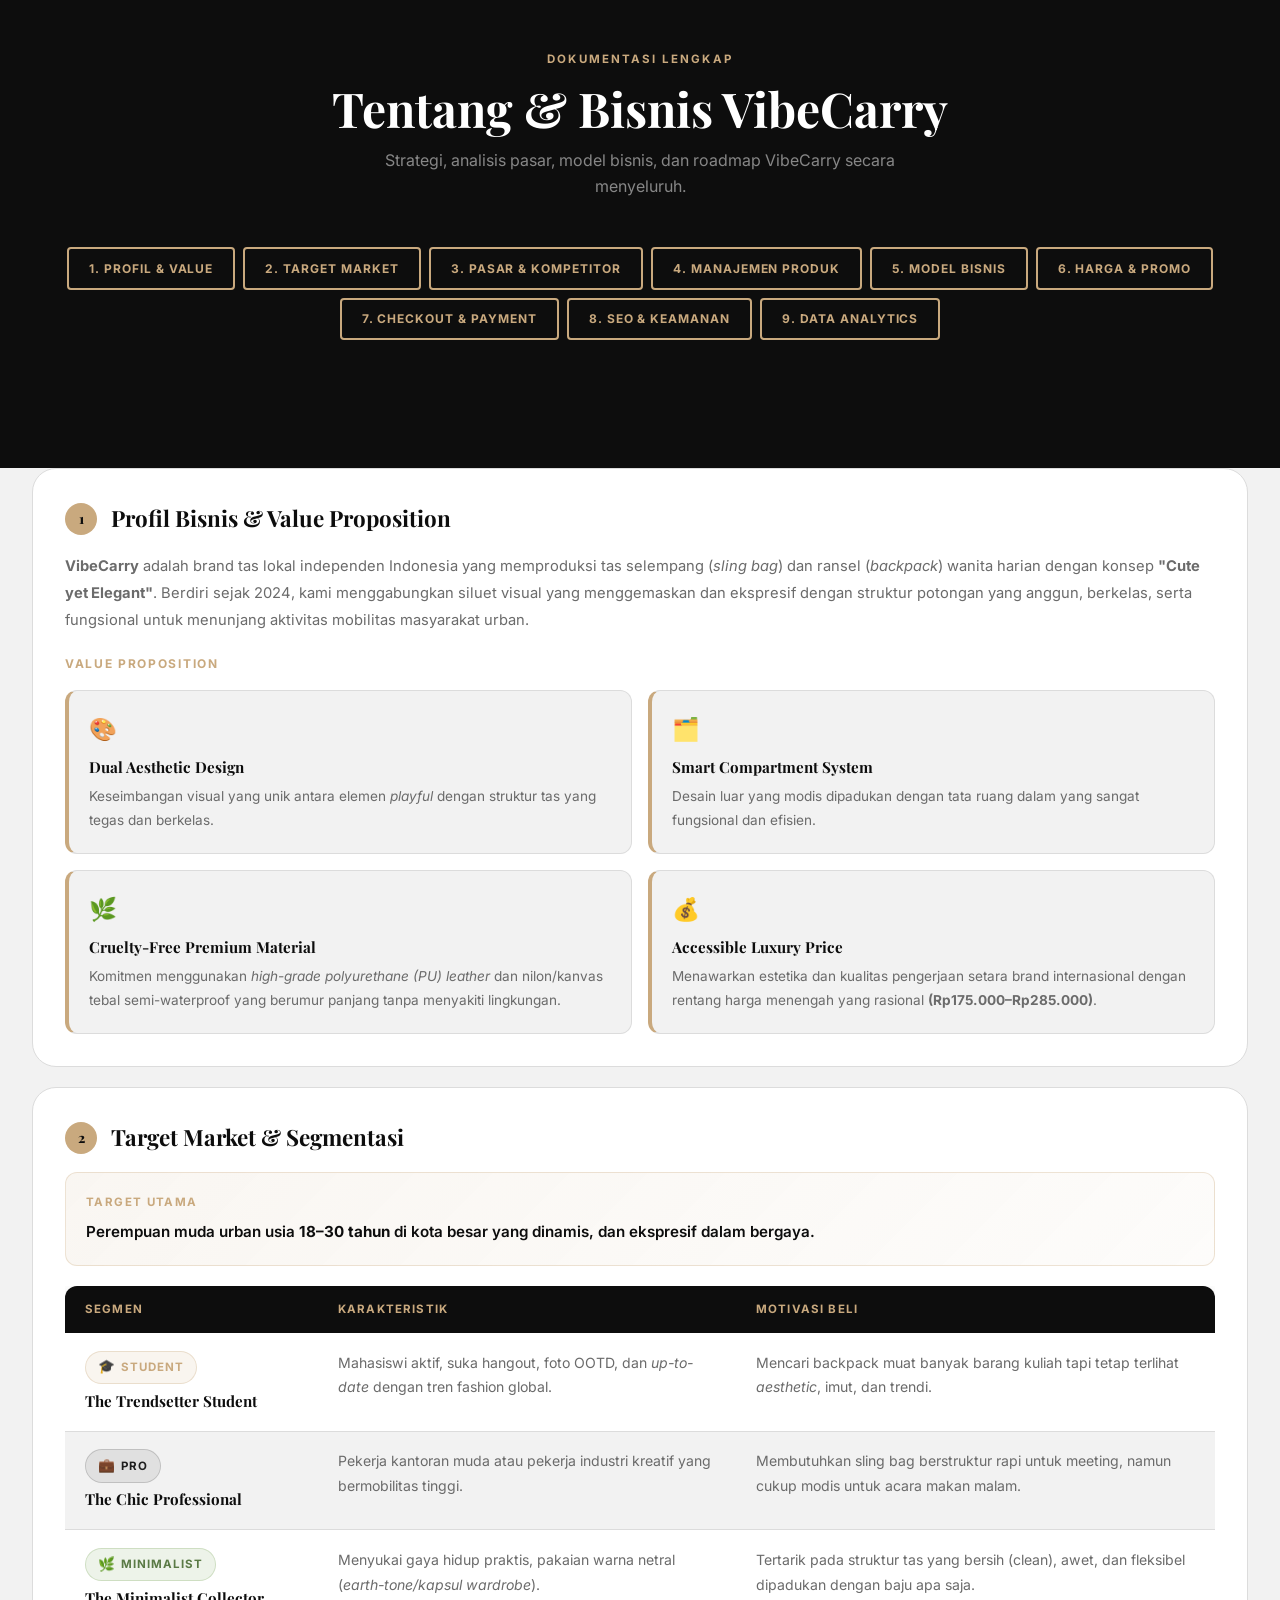
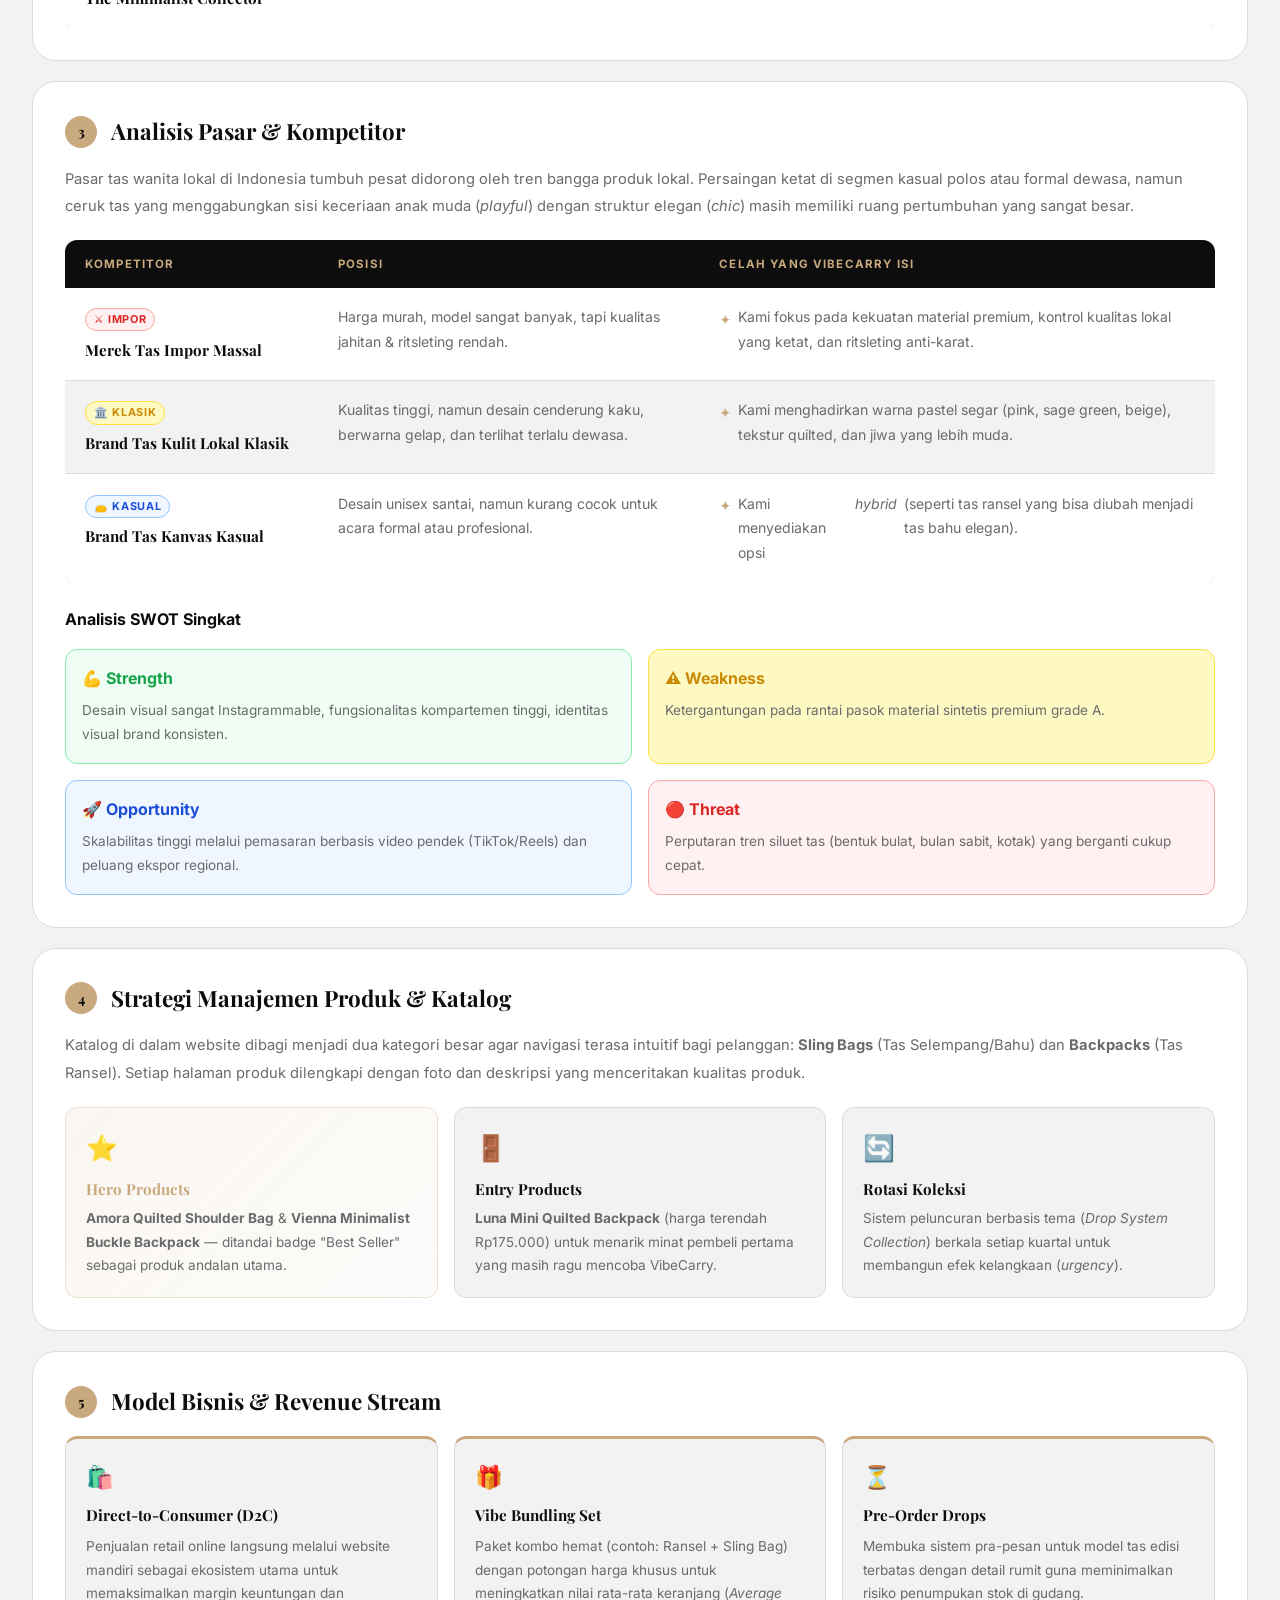
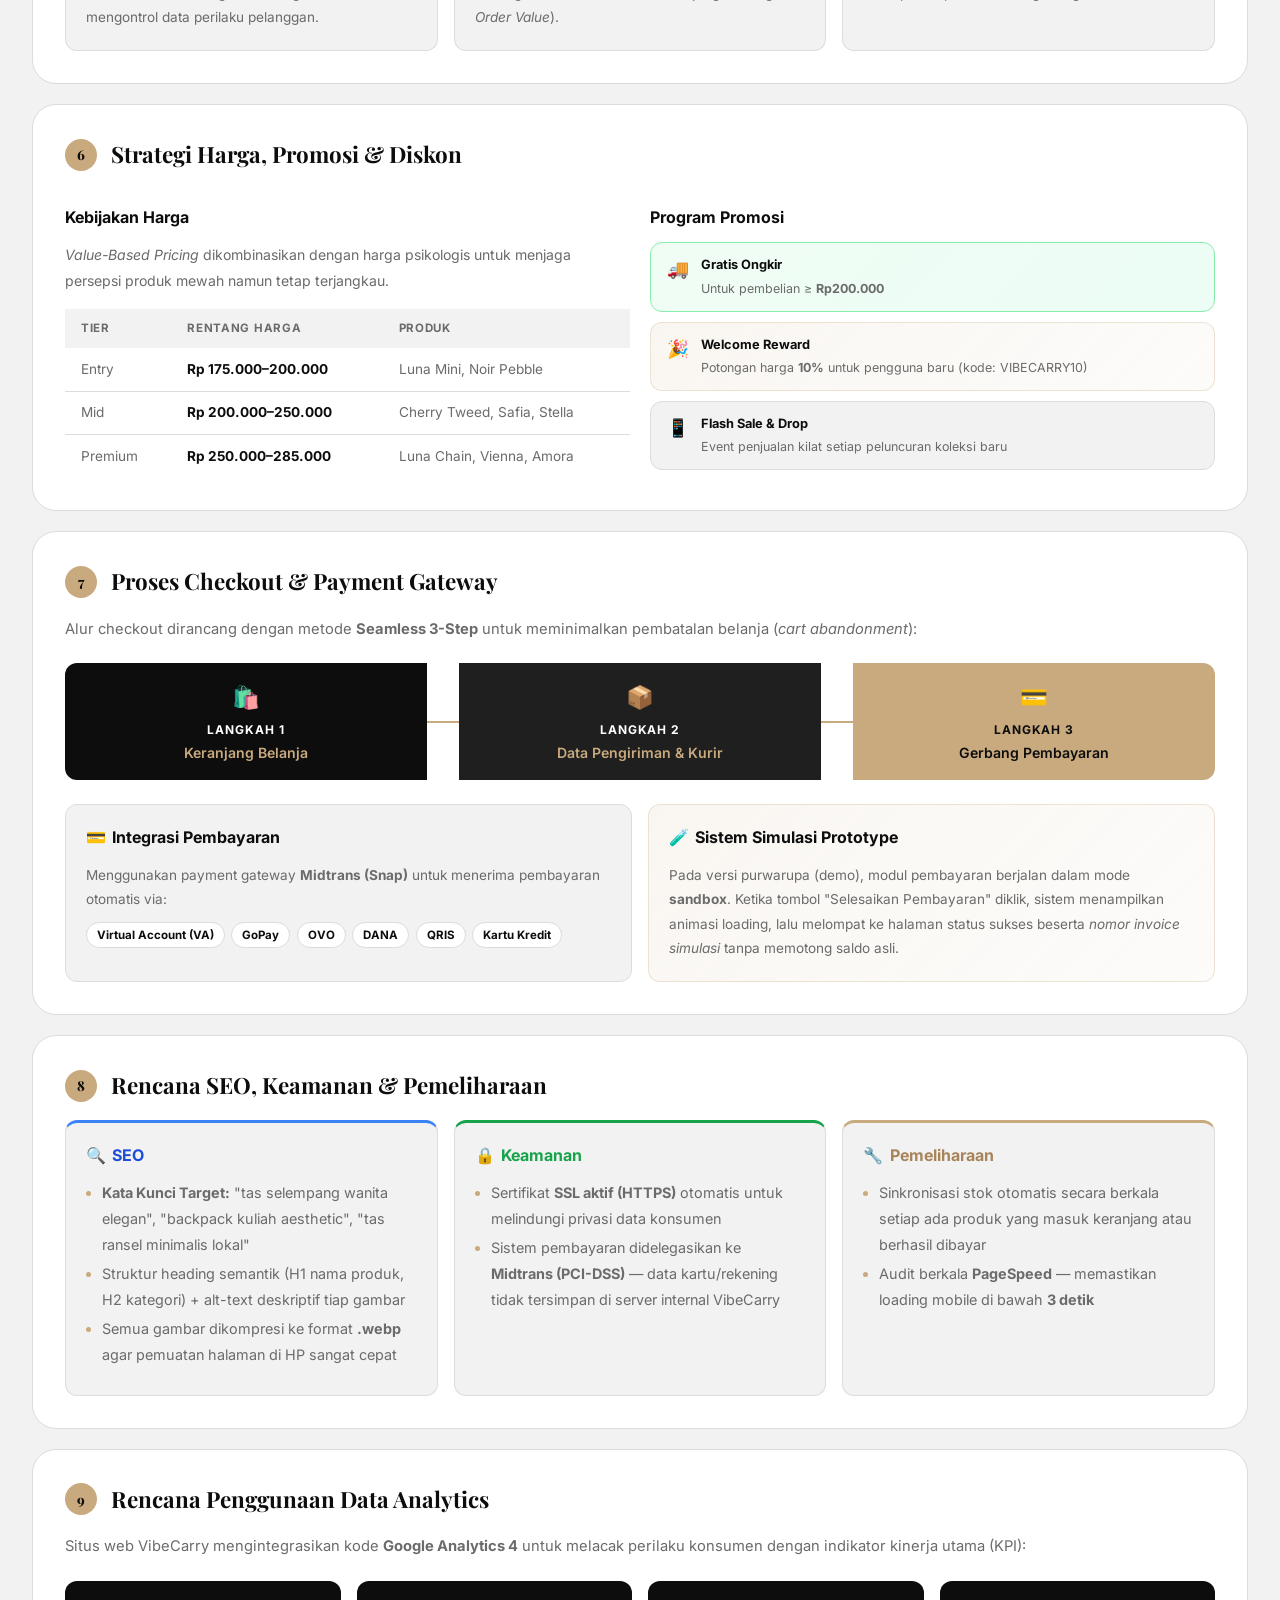
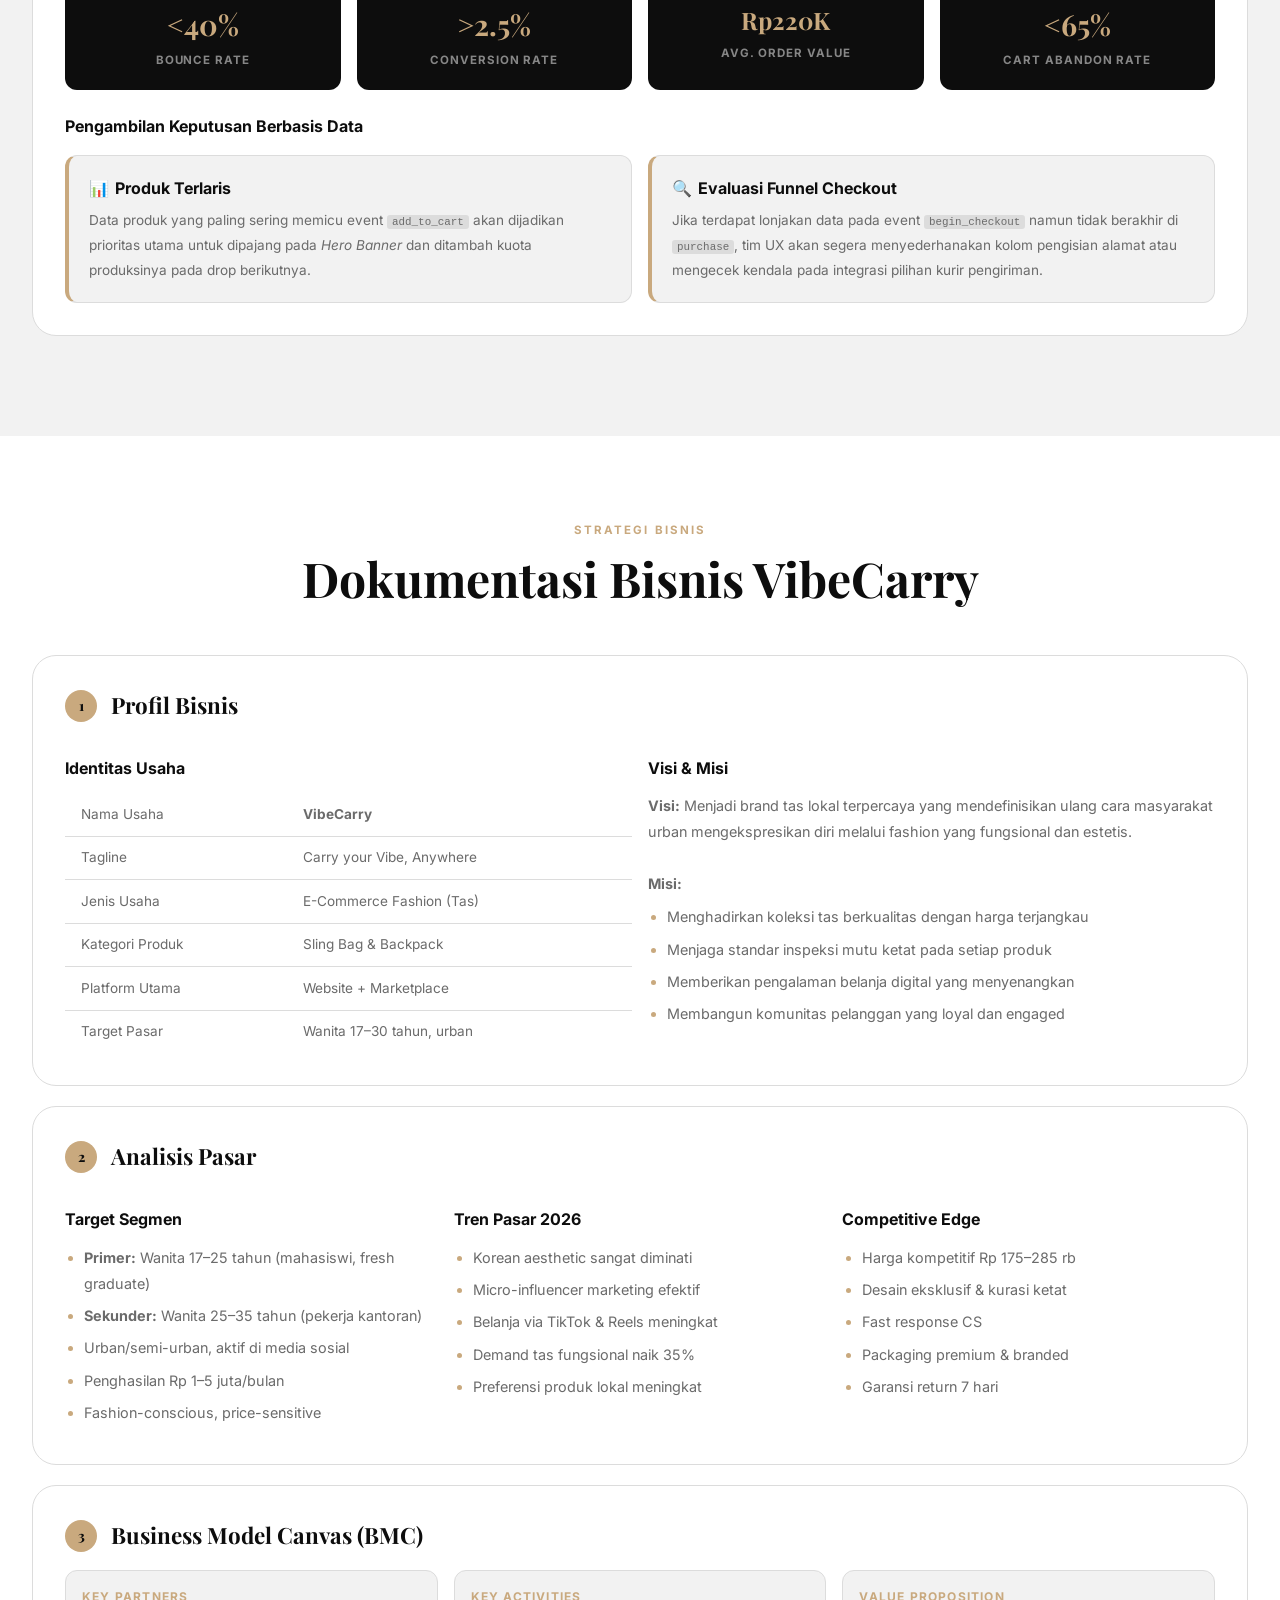
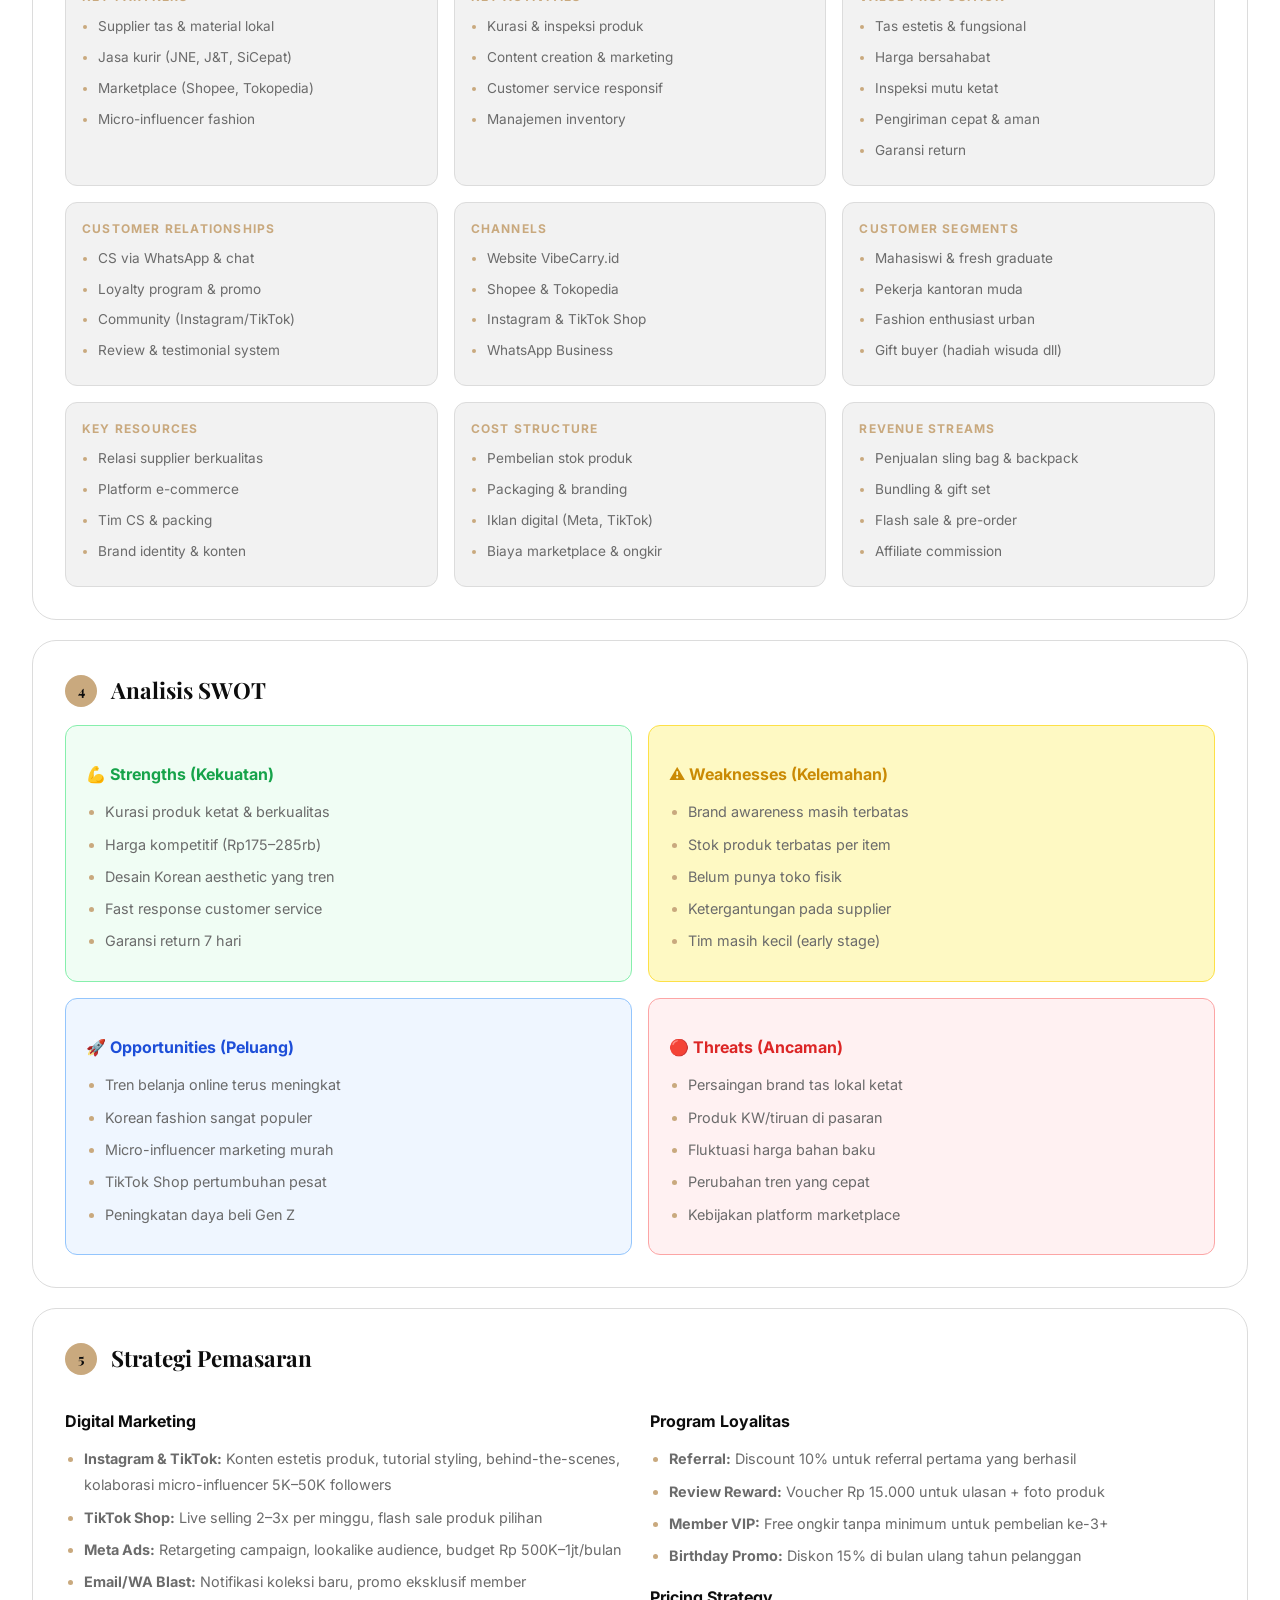
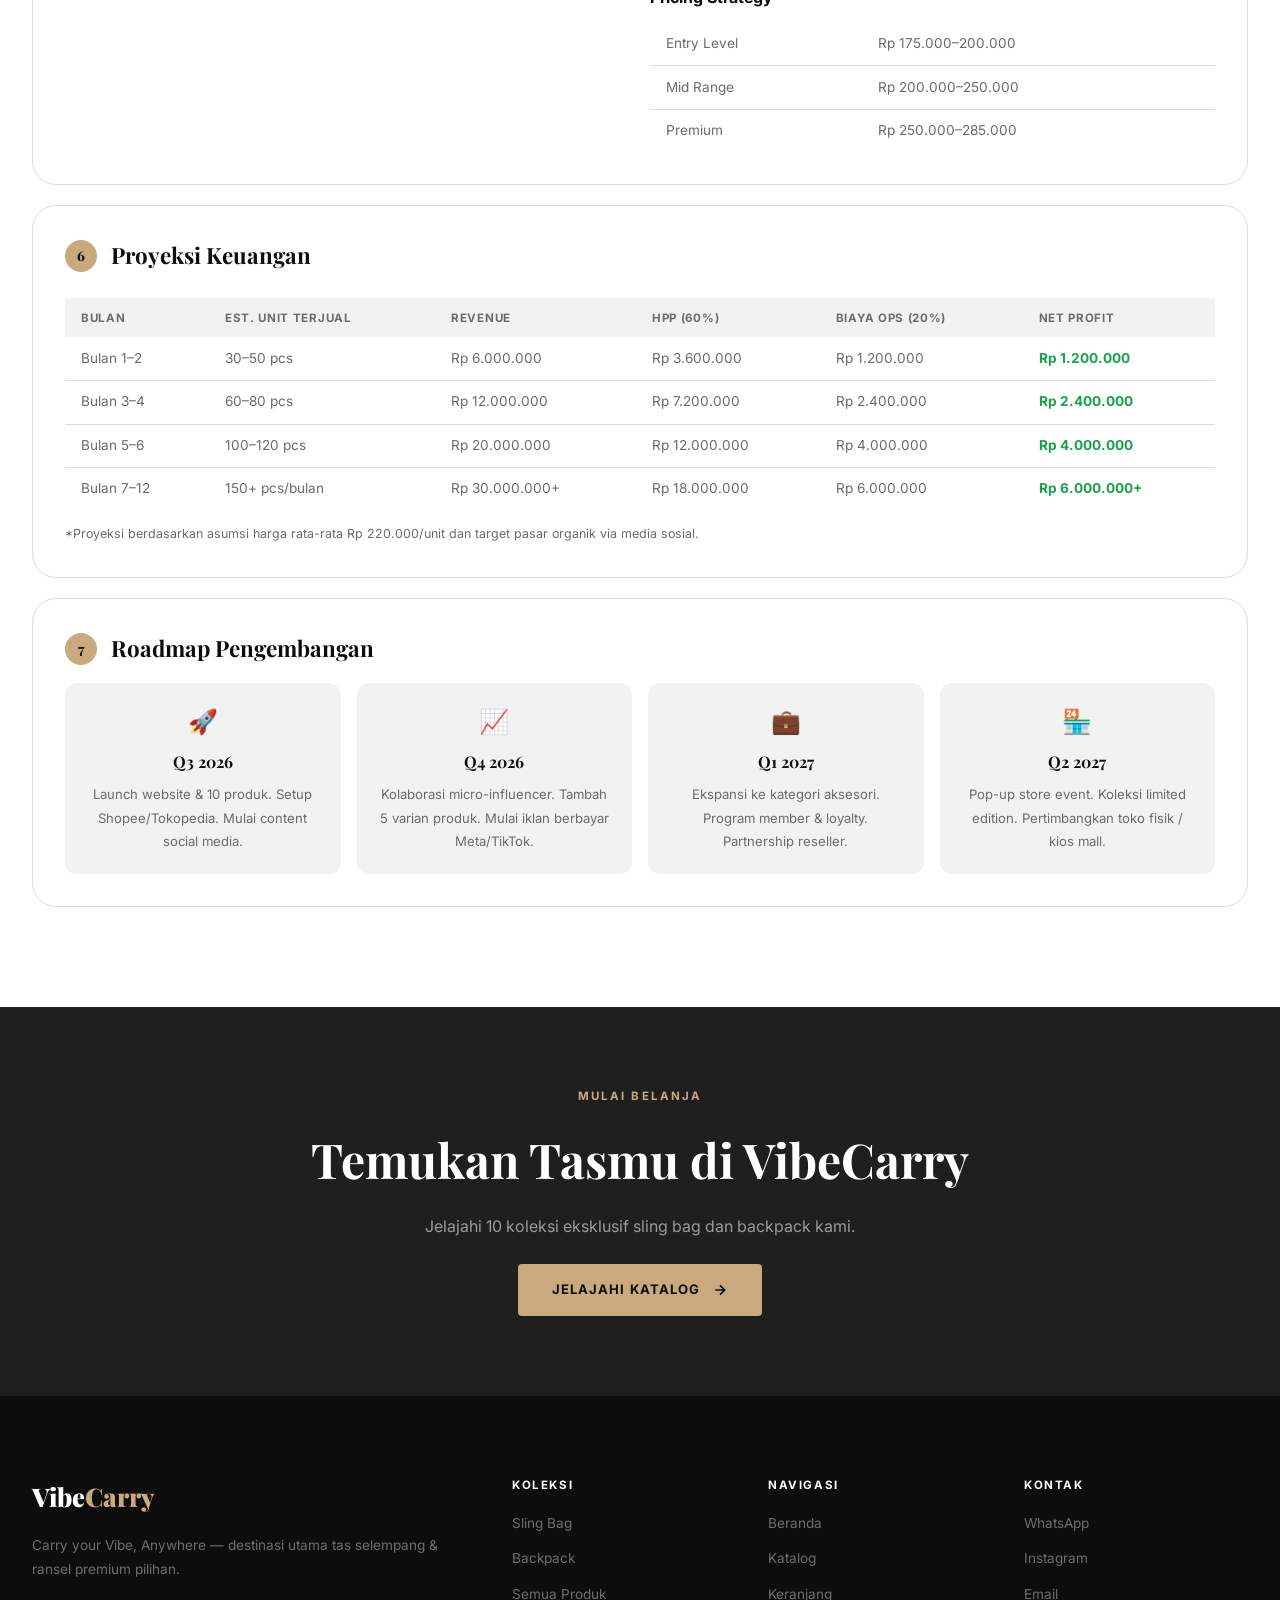
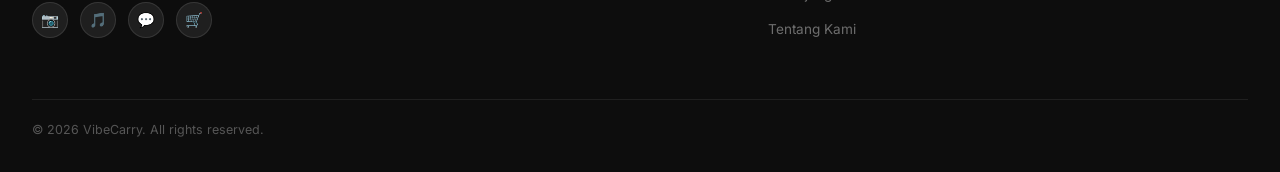
<file: business.html>
<!DOCTYPE html>
<html lang="id">
<head>
  <meta charset="UTF-8" />
  <meta name="viewport" content="width=device-width, initial-scale=1.0" />
  <title>Tentang VibeCarry — Brand Story & Strategi Bisnis</title>
  <meta name="description" content="Tentang VibeCarry: brand story, visi misi, analisis pasar, strategi bisnis, BMC, SWOT, dan katalog produk lengkap." />
  <link rel="preconnect" href="https://fonts.googleapis.com" />
  <link rel="preconnect" href="https://fonts.gstatic.com" crossorigin />
  <link href="https://fonts.googleapis.com/css2?family=Playfair+Display:ital,wght@0,400;0,600;0,700;0,900;1,400;1,700&family=Inter:wght@300;400;500;600;700;800;900&display=swap" rel="stylesheet" />
  <link rel="stylesheet" href="css/style.css" />
  <style>
    .bmc-grid { display:grid; grid-template-columns:repeat(3,1fr); gap:var(--sp4); }
    .bmc-card { background:var(--base); border:1.5px solid var(--light); border-radius:var(--r-md); padding:var(--sp4); }
    .bmc-card h4 { font-size:.75rem; font-weight:700; text-transform:uppercase; letter-spacing:.1em; color:var(--gold); margin-bottom:.5rem; }
    .bmc-card p, .bmc-card li { font-size:.85rem; color:var(--mid); line-height:1.8; }
    .bmc-card ul { padding-left:1rem; }
    .bmc-card ul li { list-style:disc; }
    .bmc-card ul li::marker { color:var(--gold); }
    @media(max-width:768px) { .bmc-grid { grid-template-columns:1fr; } }
  </style>
</head>
<body>

<header class="navbar">
  <div class="nav-announcement">✦ Carry your Vibe, Anywhere — VibeCarry 2026 ✦</div>
  <div class="nav-inner">
    <nav class="nav-left">
      <a href="index.html" class="nav-link">Beranda</a>
      <a href="catalog.html" class="nav-link">Katalog</a>
      <a href="catalog.html?type=Sling+Bag" class="nav-link">Sling Bag</a>
      <a href="catalog.html?type=Backpack" class="nav-link">Backpack</a>
      <a href="business.html" class="nav-link active">Tentang Kami</a>
    </nav>
    <a href="index.html" class="brand-logo">Vibe<span>Carry</span></a>
    <div class="nav-right">
      <a href="cart.html" class="nav-icon">Keranjang <span class="cart-count" id="cart-count">0</span></a>
    </div>
  </div>
</header>

<!-- Hero -->
<div class="page-hero" style="min-height:340px;display:flex;align-items:center">
  <div class="container" style="text-align:center;position:relative;z-index:2">
    <div style="font-size:.72rem;font-weight:700;letter-spacing:.2em;text-transform:uppercase;color:var(--gold);margin-bottom:var(--sp4)">Brand Story & Strategi Bisnis</div>
    <h1 style="font-size:clamp(2rem,6vw,4rem)">Tentang VibeCarry</h1>
    <p style="color:rgba(255,255,255,.5);max-width:560px;margin:1rem auto 0;line-height:1.7">Carry your Vibe, Anywhere — memancarkan energi positif melalui setiap tas yang kami hadirkan.</p>
  </div>
</div>

<!-- Brand Story -->
<section class="section">
  <div class="container">
    <div class="about-grid reveal">
      <div class="about-img"><img src="images/about.jpg" alt="VibeCarry — Brand Story" /></div>
      <div>
        <div class="about-eyebrow">Tentang Kami</div>
        <h2 class="about-title">Carry your Vibe,<br /><em>Anywhere.</em></h2>
        <p class="about-body">Setiap langkah yang Anda ambil adalah bagian dari cerita Anda, dan kami di <strong>VibeCarry</strong> hadir untuk memastikan Anda menjalaninya dengan penuh percaya diri. Sebagai destinasi utama bagi para pencinta tas, kami mengurasi koleksi tas selempang (sling bag) dan ransel (backpack) yang memadukan estetika menggemaskan dengan sentuhan anggun yang berkelas.</p>
        <p class="about-body">Bagi kami, sebuah tas bukan sekadar alat pembawa barang bawaan, melainkan sebuah media untuk memancarkan energi positif (<em>vibe</em>) unik yang ada di dalam diri Anda. Kami sangat selektif dalam menghadirkan setiap produk — ketahanan material, kenyamanan saat dipakai seharian, serta detail visual yang fungsional menjadi standar mutlak yang kami terapkan.</p>
        <p class="about-body">Mulai dari tas selempang yang manis untuk melengkapi momen santai akhir pekan, hingga ransel berdesain modis yang siap menemani padatnya aktivitas produktif Anda di kampus maupun tempat kerja — seluruh koleksi VibeCarry diciptakan agar fleksibel menyatu dengan berbagai gaya personal Anda.</p>
        <p class="about-body">Kepercayaan Anda adalah prioritas terbesar kami. Oleh sebab itu, setiap produk harus melewati proses inspeksi mutu yang ketat sebelum sampai ke tangan Anda. Dengan eksplorasi palet warna yang memikat, variasi kompartemen yang cerdas, serta penawaran harga yang tetap bersahabat, kami berkomitmen untuk mendefinisikan ulang cara masyarakat urban dalam menikmati perpaduan antara fungsi dan gaya.</p>
        <p class="about-body">Menghadirkan pengalaman belanja digital yang menyenangkan adalah janji kami. Didukung oleh komunikasi tim yang responsif, sistem transaksi yang praktis, serta jaminan pengiriman yang aman sampai ke tujuan, VibeCarry siap menjadi sahabat terpercaya Anda dalam menemukan teman perjalanan terbaik Anda.</p>
        <div class="about-badges">
          <span class="about-badge">✓ Inspeksi Mutu Ketat</span>
          <span class="about-badge">🚚 Pengiriman Cepat</span>
          <span class="about-badge">💬 CS Responsif</span>
          <span class="about-badge">↩️ Garansi Return 7 Hari</span>
        </div>
      </div>
    </div>
  </div>
</section>

<!-- Metrics -->
<section class="section-sm bg-black">
  <div class="container">
    <div class="metric-grid reveal">
      <div class="metric"><strong>10+</strong><span>Produk Koleksi</span></div>
      <div class="metric"><strong>4.9★</strong><span>Rating Rata-rata</span></div>
      <div class="metric"><strong>500+</strong><span>Pelanggan Puas</span></div>
      <div class="metric"><strong>2-3 jam</strong><span>Proses Pengiriman</span></div>
    </div>
  </div>
</section>

<!-- Product Catalog -->
<section class="section bg-white">
  <div class="container">
    <div class="section-head">
      <div class="eyebrow">Produk Kami</div>
      <h2>Koleksi Lengkap VibeCarry</h2>
      <p>10 produk pilihan — 5 Sling Bag dan 5 Backpack yang dirancang untuk setiap gaya hidupmu.</p>
    </div>
    <!-- Type tabs -->
    <div style="display:flex;gap:.5rem;margin-bottom:var(--sp6);justify-content:center">
      <button class="filter-chip active" id="tab-all">Semua (10)</button>
      <button class="filter-chip" id="tab-sb">Sling Bag (5)</button>
      <button class="filter-chip" id="tab-bp">Backpack (5)</button>
    </div>
    <div class="product-grid" id="biz-grid" style="grid-template-columns:repeat(5,1fr)"></div>
  </div>
</section>

<!-- ══════════════════════════════════════════
     NEW: TENTANG & BISNIS VIBECARRY SECTION
     ══════════════════════════════════════════ -->
<section class="section bg-black" id="bisnis-vibecarry">
  <div class="container">
    <div class="section-head light reveal">
      <div class="eyebrow" style="color:var(--gold)">Dokumentasi Lengkap</div>
      <h2 style="color:var(--white)">Tentang &amp; Bisnis VibeCarry</h2>
      <p style="color:rgba(255,255,255,.5)">Strategi, analisis pasar, model bisnis, dan roadmap VibeCarry secara menyeluruh.</p>
    </div>
    <!-- Quick nav pills -->
    <div style="display:flex;flex-wrap:wrap;gap:.5rem;justify-content:center;margin-bottom:var(--sp8)" class="reveal">
      <a href="#biz-1" class="btn btn-gold-outline btn-sm">1. Profil &amp; Value</a>
      <a href="#biz-2" class="btn btn-gold-outline btn-sm">2. Target Market</a>
      <a href="#biz-3" class="btn btn-gold-outline btn-sm">3. Pasar &amp; Kompetitor</a>
      <a href="#biz-4" class="btn btn-gold-outline btn-sm">4. Manajemen Produk</a>
      <a href="#biz-5" class="btn btn-gold-outline btn-sm">5. Model Bisnis</a>
      <a href="#biz-6" class="btn btn-gold-outline btn-sm">6. Harga &amp; Promo</a>
      <a href="#biz-7" class="btn btn-gold-outline btn-sm">7. Checkout &amp; Payment</a>
      <a href="#biz-8" class="btn btn-gold-outline btn-sm">8. SEO &amp; Keamanan</a>
      <a href="#biz-9" class="btn btn-gold-outline btn-sm">9. Data Analytics</a>
    </div>
  </div>
</section>

<section class="section" style="padding-top:0">
  <div class="container">

    <!-- ─── 1. Profil Bisnis & Value Proposition ─── -->
    <div class="doc-section reveal" id="biz-1">
      <h2><span class="num">1</span> Profil Bisnis &amp; Value Proposition</h2>
      <p style="font-size:.92rem;color:var(--mid);line-height:1.85;margin-bottom:var(--sp5)">
        <strong>VibeCarry</strong> adalah brand tas lokal independen Indonesia yang memproduksi tas selempang (<em>sling bag</em>) dan ransel (<em>backpack</em>) wanita harian dengan konsep <strong>"Cute yet Elegant"</strong>. Berdiri sejak 2024, kami menggabungkan siluet visual yang menggemaskan dan ekspresif dengan struktur potongan yang anggun, berkelas, serta fungsional untuk menunjang aktivitas mobilitas masyarakat urban.
      </p>
      <!-- Value Prop Cards -->
      <h3 style="font-size:.75rem;font-weight:700;letter-spacing:.14em;text-transform:uppercase;color:var(--gold);margin-bottom:var(--sp4)">Value Proposition</h3>
      <div style="display:grid;grid-template-columns:repeat(2,1fr);gap:var(--sp4)">
        <div style="background:var(--base);border:1.5px solid var(--light);border-left:4px solid var(--gold);border-radius:var(--r-md);padding:var(--sp5)">
          <div style="font-size:1.4rem;margin-bottom:.5rem">🎨</div>
          <h4 style="font-family:var(--serif);font-size:.95rem;font-weight:700;margin-bottom:.4rem">Dual Aesthetic Design</h4>
          <p style="font-size:.85rem;color:var(--mid);line-height:1.75">Keseimbangan visual yang unik antara elemen <em>playful</em> dengan struktur tas yang tegas dan berkelas.</p>
        </div>
        <div style="background:var(--base);border:1.5px solid var(--light);border-left:4px solid var(--gold);border-radius:var(--r-md);padding:var(--sp5)">
          <div style="font-size:1.4rem;margin-bottom:.5rem">🗂️</div>
          <h4 style="font-family:var(--serif);font-size:.95rem;font-weight:700;margin-bottom:.4rem">Smart Compartment System</h4>
          <p style="font-size:.85rem;color:var(--mid);line-height:1.75">Desain luar yang modis dipadukan dengan tata ruang dalam yang sangat fungsional dan efisien.</p>
        </div>
        <div style="background:var(--base);border:1.5px solid var(--light);border-left:4px solid var(--gold);border-radius:var(--r-md);padding:var(--sp5)">
          <div style="font-size:1.4rem;margin-bottom:.5rem">🌿</div>
          <h4 style="font-family:var(--serif);font-size:.95rem;font-weight:700;margin-bottom:.4rem">Cruelty-Free Premium Material</h4>
          <p style="font-size:.85rem;color:var(--mid);line-height:1.75">Komitmen menggunakan <em>high-grade polyurethane (PU) leather</em> dan nilon/kanvas tebal semi-waterproof yang berumur panjang tanpa menyakiti lingkungan.</p>
        </div>
        <div style="background:var(--base);border:1.5px solid var(--light);border-left:4px solid var(--gold);border-radius:var(--r-md);padding:var(--sp5)">
          <div style="font-size:1.4rem;margin-bottom:.5rem">💰</div>
          <h4 style="font-family:var(--serif);font-size:.95rem;font-weight:700;margin-bottom:.4rem">Accessible Luxury Price</h4>
          <p style="font-size:.85rem;color:var(--mid);line-height:1.75">Menawarkan estetika dan kualitas pengerjaan setara brand internasional dengan rentang harga menengah yang rasional <strong>(Rp175.000–Rp285.000)</strong>.</p>
        </div>
      </div>
    </div>

    <!-- ─── 2. Target Market & Segmentasi ─── -->
    <div class="doc-section reveal" id="biz-2">
      <h2><span class="num">2</span> Target Market &amp; Segmentasi</h2>
      <div style="background:linear-gradient(135deg,rgba(201,169,126,.1),rgba(201,169,126,.04));border:1.5px solid rgba(201,169,126,.3);border-radius:var(--r-md);padding:var(--sp5);margin-bottom:var(--sp5)">
        <div style="font-size:.72rem;font-weight:700;letter-spacing:.12em;text-transform:uppercase;color:var(--gold);margin-bottom:.4rem">Target Utama</div>
        <p style="font-size:.95rem;font-weight:600;color:var(--black)">Perempuan muda urban usia <strong>18–30 tahun</strong> di kota besar yang dinamis, dan ekspresif dalam bergaya.</p>
      </div>
      <!-- Segmentation Table – styled -->
      <div style="overflow-x:auto">
        <table style="width:100%;border-collapse:separate;border-spacing:0;border-radius:var(--r-md);overflow:hidden;box-shadow:var(--sh-card)">
          <thead>
            <tr style="background:var(--black)">
              <th style="padding:.9rem 1.25rem;text-align:left;font-size:.72rem;font-weight:700;letter-spacing:.1em;text-transform:uppercase;color:var(--gold);width:22%">Segmen</th>
              <th style="padding:.9rem 1.25rem;text-align:left;font-size:.72rem;font-weight:700;letter-spacing:.1em;text-transform:uppercase;color:var(--gold)">Karakteristik</th>
              <th style="padding:.9rem 1.25rem;text-align:left;font-size:.72rem;font-weight:700;letter-spacing:.1em;text-transform:uppercase;color:var(--gold)">Motivasi Beli</th>
            </tr>
          </thead>
          <tbody>
            <tr style="background:var(--white)">
              <td style="padding:1.1rem 1.25rem;border-bottom:1px solid var(--light);vertical-align:top">
                <div style="display:inline-flex;align-items:center;gap:.4rem;background:rgba(201,169,126,.12);border:1px solid rgba(201,169,126,.3);border-radius:var(--r-pill);padding:.3rem .75rem;margin-bottom:.3rem">
                  <span style="font-size:.85rem">🎓</span>
                  <span style="font-size:.72rem;font-weight:700;color:var(--gold);text-transform:uppercase;letter-spacing:.08em">Student</span>
                </div>
                <div style="font-family:var(--serif);font-size:.95rem;font-weight:700;color:var(--black)">The Trendsetter Student</div>
              </td>
              <td style="padding:1.1rem 1.25rem;border-bottom:1px solid var(--light);font-size:.88rem;color:var(--mid);line-height:1.75;vertical-align:top">Mahasiswi aktif, suka hangout, foto OOTD, dan <em>up-to-date</em> dengan tren fashion global.</td>
              <td style="padding:1.1rem 1.25rem;border-bottom:1px solid var(--light);font-size:.88rem;color:var(--mid);line-height:1.75;vertical-align:top">Mencari backpack muat banyak barang kuliah tapi tetap terlihat <em>aesthetic</em>, imut, dan trendi.</td>
            </tr>
            <tr style="background:var(--base)">
              <td style="padding:1.1rem 1.25rem;border-bottom:1px solid var(--light);vertical-align:top">
                <div style="display:inline-flex;align-items:center;gap:.4rem;background:rgba(13,13,13,.07);border:1px solid rgba(13,13,13,.15);border-radius:var(--r-pill);padding:.3rem .75rem;margin-bottom:.3rem">
                  <span style="font-size:.85rem">💼</span>
                  <span style="font-size:.72rem;font-weight:700;color:var(--char);text-transform:uppercase;letter-spacing:.08em">Pro</span>
                </div>
                <div style="font-family:var(--serif);font-size:.95rem;font-weight:700;color:var(--black)">The Chic Professional</div>
              </td>
              <td style="padding:1.1rem 1.25rem;border-bottom:1px solid var(--light);font-size:.88rem;color:var(--mid);line-height:1.75;vertical-align:top">Pekerja kantoran muda atau pekerja industri kreatif yang bermobilitas tinggi.</td>
              <td style="padding:1.1rem 1.25rem;border-bottom:1px solid var(--light);font-size:.88rem;color:var(--mid);line-height:1.75;vertical-align:top">Membutuhkan sling bag berstruktur rapi untuk meeting, namun cukup modis untuk acara makan malam.</td>
            </tr>
            <tr style="background:var(--white)">
              <td style="padding:1.1rem 1.25rem;vertical-align:top">
                <div style="display:inline-flex;align-items:center;gap:.4rem;background:rgba(135,174,106,.15);border:1px solid rgba(135,174,106,.3);border-radius:var(--r-pill);padding:.3rem .75rem;margin-bottom:.3rem">
                  <span style="font-size:.85rem">🌿</span>
                  <span style="font-size:.72rem;font-weight:700;color:#5A7A45;text-transform:uppercase;letter-spacing:.08em">Minimalist</span>
                </div>
                <div style="font-family:var(--serif);font-size:.95rem;font-weight:700;color:var(--black)">The Minimalist Collector</div>
              </td>
              <td style="padding:1.1rem 1.25rem;font-size:.88rem;color:var(--mid);line-height:1.75;vertical-align:top">Menyukai gaya hidup praktis, pakaian warna netral (<em>earth-tone/kapsul wardrobe</em>).</td>
              <td style="padding:1.1rem 1.25rem;font-size:.88rem;color:var(--mid);line-height:1.75;vertical-align:top">Tertarik pada struktur tas yang bersih (clean), awet, dan fleksibel dipadukan dengan baju apa saja.</td>
            </tr>
          </tbody>
        </table>
      </div>
    </div>

    <!-- ─── 3. Analisis Pasar & Kompetitor ─── -->
    <div class="doc-section reveal" id="biz-3">
      <h2><span class="num">3</span> Analisis Pasar &amp; Kompetitor</h2>
      <p style="font-size:.92rem;color:var(--mid);line-height:1.85;margin-bottom:var(--sp5)">
        Pasar tas wanita lokal di Indonesia tumbuh pesat didorong oleh tren bangga produk lokal. Persaingan ketat di segmen kasual polos atau formal dewasa, namun ceruk tas yang menggabungkan sisi keceriaan anak muda (<em>playful</em>) dengan struktur elegan (<em>chic</em>) masih memiliki ruang pertumbuhan yang sangat besar.
      </p>
      <!-- Competitor Table -->
      <div style="overflow-x:auto;margin-bottom:var(--sp6)">
        <table style="width:100%;border-collapse:separate;border-spacing:0;border-radius:var(--r-md);overflow:hidden;box-shadow:var(--sh-card)">
          <thead>
            <tr style="background:var(--black)">
              <th style="padding:.9rem 1.25rem;text-align:left;font-size:.72rem;font-weight:700;letter-spacing:.1em;text-transform:uppercase;color:var(--gold);width:22%">Kompetitor</th>
              <th style="padding:.9rem 1.25rem;text-align:left;font-size:.72rem;font-weight:700;letter-spacing:.1em;text-transform:uppercase;color:var(--gold)">Posisi</th>
              <th style="padding:.9rem 1.25rem;text-align:left;font-size:.72rem;font-weight:700;letter-spacing:.1em;text-transform:uppercase;color:var(--gold)">Celah yang VibeCarry Isi</th>
            </tr>
          </thead>
          <tbody>
            <tr style="background:var(--white)">
              <td style="padding:1.1rem 1.25rem;border-bottom:1px solid var(--light);vertical-align:top">
                <div style="display:inline-block;background:#FFF1F2;border:1px solid #FCA5A5;color:#DC2626;font-size:.68rem;font-weight:700;padding:2px 8px;border-radius:var(--r-pill);letter-spacing:.06em;text-transform:uppercase;margin-bottom:.4rem">⚔️ Impor</div>
                <div style="font-family:var(--serif);font-weight:700;font-size:.95rem">Merek Tas Impor Massal</div>
              </td>
              <td style="padding:1.1rem 1.25rem;border-bottom:1px solid var(--light);font-size:.88rem;color:var(--mid);line-height:1.75;vertical-align:top">Harga murah, model sangat banyak, tapi kualitas jahitan &amp; ritsleting rendah.</td>
              <td style="padding:1.1rem 1.25rem;border-bottom:1px solid var(--light);vertical-align:top">
                <div style="display:flex;align-items:flex-start;gap:.4rem;font-size:.88rem;color:var(--mid);line-height:1.75">
                  <span style="color:var(--gold);font-size:.9rem;flex-shrink:0;margin-top:.1rem">✦</span>
                  Kami fokus pada kekuatan material premium, kontrol kualitas lokal yang ketat, dan ritsleting anti-karat.
                </div>
              </td>
            </tr>
            <tr style="background:var(--base)">
              <td style="padding:1.1rem 1.25rem;border-bottom:1px solid var(--light);vertical-align:top">
                <div style="display:inline-block;background:#FEF9C3;border:1px solid #FDE047;color:#CA8A04;font-size:.68rem;font-weight:700;padding:2px 8px;border-radius:var(--r-pill);letter-spacing:.06em;text-transform:uppercase;margin-bottom:.4rem">🏛️ Klasik</div>
                <div style="font-family:var(--serif);font-weight:700;font-size:.95rem">Brand Tas Kulit Lokal Klasik</div>
              </td>
              <td style="padding:1.1rem 1.25rem;border-bottom:1px solid var(--light);font-size:.88rem;color:var(--mid);line-height:1.75;vertical-align:top">Kualitas tinggi, namun desain cenderung kaku, berwarna gelap, dan terlihat terlalu dewasa.</td>
              <td style="padding:1.1rem 1.25rem;border-bottom:1px solid var(--light);vertical-align:top">
                <div style="display:flex;align-items:flex-start;gap:.4rem;font-size:.88rem;color:var(--mid);line-height:1.75">
                  <span style="color:var(--gold);font-size:.9rem;flex-shrink:0;margin-top:.1rem">✦</span>
                  Kami menghadirkan warna pastel segar (pink, sage green, beige), tekstur quilted, dan jiwa yang lebih muda.
                </div>
              </td>
            </tr>
            <tr style="background:var(--white)">
              <td style="padding:1.1rem 1.25rem;vertical-align:top">
                <div style="display:inline-block;background:#EFF6FF;border:1px solid #93C5FD;color:#1D4ED8;font-size:.68rem;font-weight:700;padding:2px 8px;border-radius:var(--r-pill);letter-spacing:.06em;text-transform:uppercase;margin-bottom:.4rem">👝 Kasual</div>
                <div style="font-family:var(--serif);font-weight:700;font-size:.95rem">Brand Tas Kanvas Kasual</div>
              </td>
              <td style="padding:1.1rem 1.25rem;font-size:.88rem;color:var(--mid);line-height:1.75;vertical-align:top">Desain unisex santai, namun kurang cocok untuk acara formal atau profesional.</td>
              <td style="padding:1.1rem 1.25rem;vertical-align:top">
                <div style="display:flex;align-items:flex-start;gap:.4rem;font-size:.88rem;color:var(--mid);line-height:1.75">
                  <span style="color:var(--gold);font-size:.9rem;flex-shrink:0;margin-top:.1rem">✦</span>
                  Kami menyediakan opsi <em>hybrid</em> (seperti tas ransel yang bisa diubah menjadi tas bahu elegan).
                </div>
              </td>
            </tr>
          </tbody>
        </table>
      </div>
      <!-- SWOT Mini -->
      <h3>Analisis SWOT Singkat</h3>
      <div class="swot-grid" style="margin-top:var(--sp4)">
        <div class="swot-box" style="background:#F0FDF4;border:1.5px solid #86EFAC;padding:var(--sp4)">
          <h4 style="color:#16A34A;font-weight:700;margin-bottom:.4rem">💪 Strength</h4>
          <p style="font-size:.85rem;color:var(--mid)">Desain visual sangat Instagrammable, fungsionalitas kompartemen tinggi, identitas visual brand konsisten.</p>
        </div>
        <div class="swot-box" style="background:#FEF9C3;border:1.5px solid #FDE047;padding:var(--sp4)">
          <h4 style="color:#CA8A04;font-weight:700;margin-bottom:.4rem">⚠️ Weakness</h4>
          <p style="font-size:.85rem;color:var(--mid)">Ketergantungan pada rantai pasok material sintetis premium grade A.</p>
        </div>
        <div class="swot-box" style="background:#EFF6FF;border:1.5px solid #93C5FD;padding:var(--sp4)">
          <h4 style="color:#1D4ED8;font-weight:700;margin-bottom:.4rem">🚀 Opportunity</h4>
          <p style="font-size:.85rem;color:var(--mid)">Skalabilitas tinggi melalui pemasaran berbasis video pendek (TikTok/Reels) dan peluang ekspor regional.</p>
        </div>
        <div class="swot-box" style="background:#FFF1F2;border:1.5px solid #FCA5A5;padding:var(--sp4)">
          <h4 style="color:#DC2626;font-weight:700;margin-bottom:.4rem">🔴 Threat</h4>
          <p style="font-size:.85rem;color:var(--mid)">Perputaran tren siluet tas (bentuk bulat, bulan sabit, kotak) yang berganti cukup cepat.</p>
        </div>
      </div>
    </div>

    <!-- ─── 4. Manajemen Produk & Katalog ─── -->
    <div class="doc-section reveal" id="biz-4">
      <h2><span class="num">4</span> Strategi Manajemen Produk &amp; Katalog</h2>
      <p style="font-size:.92rem;color:var(--mid);line-height:1.85;margin-bottom:var(--sp5)">
        Katalog di dalam website dibagi menjadi dua kategori besar agar navigasi terasa intuitif bagi pelanggan: <strong>Sling Bags</strong> (Tas Selempang/Bahu) dan <strong>Backpacks</strong> (Tas Ransel). Setiap halaman produk dilengkapi dengan foto dan deskripsi yang menceritakan kualitas produk.
      </p>
      <div style="display:grid;grid-template-columns:repeat(3,1fr);gap:var(--sp4)">
        <div style="background:linear-gradient(135deg,rgba(201,169,126,.1),rgba(201,169,126,.04));border:1.5px solid rgba(201,169,126,.3);border-radius:var(--r-md);padding:var(--sp5)">
          <div style="font-size:1.6rem;margin-bottom:.5rem">⭐</div>
          <h4 style="font-family:var(--serif);font-size:.95rem;font-weight:700;margin-bottom:.4rem;color:var(--gold)">Hero Products</h4>
          <p style="font-size:.85rem;color:var(--mid);line-height:1.7"><strong>Amora Quilted Shoulder Bag</strong> &amp; <strong>Vienna Minimalist Buckle Backpack</strong> — ditandai badge "Best Seller" sebagai produk andalan utama.</p>
        </div>
        <div style="background:var(--base);border:1.5px solid var(--light);border-radius:var(--r-md);padding:var(--sp5)">
          <div style="font-size:1.6rem;margin-bottom:.5rem">🚪</div>
          <h4 style="font-family:var(--serif);font-size:.95rem;font-weight:700;margin-bottom:.4rem">Entry Products</h4>
          <p style="font-size:.85rem;color:var(--mid);line-height:1.7"><strong>Luna Mini Quilted Backpack</strong> (harga terendah Rp175.000) untuk menarik minat pembeli pertama yang masih ragu mencoba VibeCarry.</p>
        </div>
        <div style="background:var(--base);border:1.5px solid var(--light);border-radius:var(--r-md);padding:var(--sp5)">
          <div style="font-size:1.6rem;margin-bottom:.5rem">🔄</div>
          <h4 style="font-family:var(--serif);font-size:.95rem;font-weight:700;margin-bottom:.4rem">Rotasi Koleksi</h4>
          <p style="font-size:.85rem;color:var(--mid);line-height:1.7">Sistem peluncuran berbasis tema (<em>Drop System Collection</em>) berkala setiap kuartal untuk membangun efek kelangkaan (<em>urgency</em>).</p>
        </div>
      </div>
    </div>

    <!-- ─── 5. Model Bisnis & Revenue Stream ─── -->
    <div class="doc-section reveal" id="biz-5">
      <h2><span class="num">5</span> Model Bisnis &amp; Revenue Stream</h2>
      <div style="display:grid;grid-template-columns:repeat(3,1fr);gap:var(--sp4)">
        <div style="background:var(--base);border:1.5px solid var(--light);border-top:3px solid var(--gold);border-radius:var(--r-md);padding:var(--sp5)">
          <div style="font-size:1.4rem;margin-bottom:.5rem">🛍️</div>
          <h4 style="font-family:var(--serif);font-size:.95rem;font-weight:700;margin-bottom:.5rem">Direct-to-Consumer (D2C)</h4>
          <p style="font-size:.85rem;color:var(--mid);line-height:1.75">Penjualan retail online langsung melalui website mandiri sebagai ekosistem utama untuk memaksimalkan margin keuntungan dan mengontrol data perilaku pelanggan.</p>
        </div>
        <div style="background:var(--base);border:1.5px solid var(--light);border-top:3px solid var(--gold);border-radius:var(--r-md);padding:var(--sp5)">
          <div style="font-size:1.4rem;margin-bottom:.5rem">🎁</div>
          <h4 style="font-family:var(--serif);font-size:.95rem;font-weight:700;margin-bottom:.5rem">Vibe Bundling Set</h4>
          <p style="font-size:.85rem;color:var(--mid);line-height:1.75">Paket kombo hemat (contoh: Ransel + Sling Bag) dengan potongan harga khusus untuk meningkatkan nilai rata-rata keranjang (<em>Average Order Value</em>).</p>
        </div>
        <div style="background:var(--base);border:1.5px solid var(--light);border-top:3px solid var(--gold);border-radius:var(--r-md);padding:var(--sp5)">
          <div style="font-size:1.4rem;margin-bottom:.5rem">⏳</div>
          <h4 style="font-family:var(--serif);font-size:.95rem;font-weight:700;margin-bottom:.5rem">Pre-Order Drops</h4>
          <p style="font-size:.85rem;color:var(--mid);line-height:1.75">Membuka sistem pra-pesan untuk model tas edisi terbatas dengan detail rumit guna meminimalkan risiko penumpukan stok di gudang.</p>
        </div>
      </div>
    </div>

    <!-- ─── 6. Strategi Harga, Promosi & Diskon ─── -->
    <div class="doc-section reveal" id="biz-6">
      <h2><span class="num">6</span> Strategi Harga, Promosi &amp; Diskon</h2>
      <div style="display:grid;grid-template-columns:1fr 1fr;gap:var(--sp5)">
        <div>
          <h3>Kebijakan Harga</h3>
          <p style="font-size:.88rem;color:var(--mid);line-height:1.8;margin-bottom:var(--sp4)"><em>Value-Based Pricing</em> dikombinasikan dengan harga psikologis untuk menjaga persepsi produk mewah namun tetap terjangkau.</p>
          <table class="data-table">
            <thead><tr><th>Tier</th><th>Rentang Harga</th><th>Produk</th></tr></thead>
            <tbody>
              <tr><td>Entry</td><td style="color:var(--black);font-weight:700">Rp 175.000–200.000</td><td>Luna Mini, Noir Pebble</td></tr>
              <tr><td>Mid</td><td style="color:var(--black);font-weight:700">Rp 200.000–250.000</td><td>Cherry Tweed, Safia, Stella</td></tr>
              <tr><td>Premium</td><td style="color:var(--black);font-weight:700">Rp 250.000–285.000</td><td>Luna Chain, Vienna, Amora</td></tr>
            </tbody>
          </table>
        </div>
        <div>
          <h3>Program Promosi</h3>
          <div style="display:flex;flex-direction:column;gap:.6rem;margin-top:.25rem">
            <div style="display:flex;align-items:flex-start;gap:.75rem;padding:var(--sp3) var(--sp4);background:linear-gradient(135deg,#F0FDF4,#ECFDF5);border:1px solid #86EFAC;border-radius:var(--r-md)">
              <span style="font-size:1.1rem;flex-shrink:0">🚚</span>
              <div><div style="font-size:.8rem;font-weight:700;margin-bottom:.2rem">Gratis Ongkir</div><div style="font-size:.78rem;color:var(--mid)">Untuk pembelian ≥ <strong>Rp200.000</strong></div></div>
            </div>
            <div style="display:flex;align-items:flex-start;gap:.75rem;padding:var(--sp3) var(--sp4);background:linear-gradient(135deg,rgba(201,169,126,.1),rgba(201,169,126,.04));border:1px solid rgba(201,169,126,.3);border-radius:var(--r-md)">
              <span style="font-size:1.1rem;flex-shrink:0">🎉</span>
              <div><div style="font-size:.8rem;font-weight:700;margin-bottom:.2rem">Welcome Reward</div><div style="font-size:.78rem;color:var(--mid)">Potongan harga <strong>10%</strong> untuk pengguna baru (kode: VIBECARRY10)</div></div>
            </div>
            <div style="display:flex;align-items:flex-start;gap:.75rem;padding:var(--sp3) var(--sp4);background:var(--base);border:1px solid var(--light);border-radius:var(--r-md)">
              <span style="font-size:1.1rem;flex-shrink:0">📱</span>
              <div><div style="font-size:.8rem;font-weight:700;margin-bottom:.2rem">Flash Sale &amp; Drop</div><div style="font-size:.78rem;color:var(--mid)">Event penjualan kilat setiap peluncuran koleksi baru</div></div>
            </div>
          </div>
        </div>
      </div>
    </div>

    <!-- ─── 7. Proses Checkout & Payment Gateway ─── -->
    <div class="doc-section reveal" id="biz-7">
      <h2><span class="num">7</span> Proses Checkout &amp; Payment Gateway</h2>
      <p style="font-size:.92rem;color:var(--mid);line-height:1.85;margin-bottom:var(--sp5)">
        Alur checkout dirancang dengan metode <strong>Seamless 3-Step</strong> untuk meminimalkan pembatalan belanja (<em>cart abandonment</em>):
      </p>
      <!-- Checkout flow visual -->
      <div style="display:flex;align-items:center;gap:0;margin-bottom:var(--sp6);flex-wrap:wrap">
        <div style="flex:1;min-width:160px;background:var(--black);color:var(--white);padding:var(--sp4) var(--sp5);border-radius:var(--r-md) 0 0 var(--r-md);text-align:center">
          <div style="font-size:1.4rem;margin-bottom:.3rem">🛍️</div>
          <div style="font-size:.75rem;font-weight:700;text-transform:uppercase;letter-spacing:.08em">Langkah 1</div>
          <div style="font-size:.88rem;font-weight:600;color:var(--gold);margin-top:.2rem">Keranjang Belanja</div>
        </div>
        <div style="width:32px;height:2px;background:var(--gold);flex-shrink:0"></div>
        <div style="flex:1;min-width:160px;background:var(--char);color:var(--white);padding:var(--sp4) var(--sp5);text-align:center">
          <div style="font-size:1.4rem;margin-bottom:.3rem">📦</div>
          <div style="font-size:.75rem;font-weight:700;text-transform:uppercase;letter-spacing:.08em">Langkah 2</div>
          <div style="font-size:.88rem;font-weight:600;color:var(--gold);margin-top:.2rem">Data Pengiriman &amp; Kurir</div>
        </div>
        <div style="width:32px;height:2px;background:var(--gold);flex-shrink:0"></div>
        <div style="flex:1;min-width:160px;background:var(--gold);color:var(--black);padding:var(--sp4) var(--sp5);border-radius:0 var(--r-md) var(--r-md) 0;text-align:center">
          <div style="font-size:1.4rem;margin-bottom:.3rem">💳</div>
          <div style="font-size:.75rem;font-weight:700;text-transform:uppercase;letter-spacing:.08em">Langkah 3</div>
          <div style="font-size:.88rem;font-weight:600;margin-top:.2rem">Gerbang Pembayaran</div>
        </div>
      </div>
      <div style="display:grid;grid-template-columns:1fr 1fr;gap:var(--sp4)">
        <div style="background:var(--base);border:1.5px solid var(--light);border-radius:var(--r-md);padding:var(--sp5)">
          <h4 style="font-weight:700;margin-bottom:var(--sp3);display:flex;align-items:center;gap:.4rem"><span>💳</span> Integrasi Pembayaran</h4>
          <p style="font-size:.85rem;color:var(--mid);line-height:1.8">Menggunakan payment gateway <strong>Midtrans (Snap)</strong> untuk menerima pembayaran otomatis via:</p>
          <div style="display:flex;flex-wrap:wrap;gap:.4rem;margin-top:.6rem">
            <span style="background:var(--white);border:1px solid var(--light);border-radius:var(--r-pill);padding:3px 10px;font-size:.72rem;font-weight:700">Virtual Account (VA)</span>
            <span style="background:var(--white);border:1px solid var(--light);border-radius:var(--r-pill);padding:3px 10px;font-size:.72rem;font-weight:700">GoPay</span>
            <span style="background:var(--white);border:1px solid var(--light);border-radius:var(--r-pill);padding:3px 10px;font-size:.72rem;font-weight:700">OVO</span>
            <span style="background:var(--white);border:1px solid var(--light);border-radius:var(--r-pill);padding:3px 10px;font-size:.72rem;font-weight:700">DANA</span>
            <span style="background:var(--white);border:1px solid var(--light);border-radius:var(--r-pill);padding:3px 10px;font-size:.72rem;font-weight:700">QRIS</span>
            <span style="background:var(--white);border:1px solid var(--light);border-radius:var(--r-pill);padding:3px 10px;font-size:.72rem;font-weight:700">Kartu Kredit</span>
          </div>
        </div>
        <div style="background:linear-gradient(135deg,rgba(201,169,126,.1),rgba(201,169,126,.04));border:1.5px solid rgba(201,169,126,.3);border-radius:var(--r-md);padding:var(--sp5)">
          <h4 style="font-weight:700;margin-bottom:var(--sp3);display:flex;align-items:center;gap:.4rem"><span>🧪</span> Sistem Simulasi Prototype</h4>
          <p style="font-size:.85rem;color:var(--mid);line-height:1.8">Pada versi purwarupa (demo), modul pembayaran berjalan dalam mode <strong>sandbox</strong>. Ketika tombol "Selesaikan Pembayaran" diklik, sistem menampilkan animasi loading, lalu melompat ke halaman status sukses beserta <em>nomor invoice simulasi</em> tanpa memotong saldo asli.</p>
        </div>
      </div>
    </div>

    <!-- ─── 8. Rencana SEO, Keamanan & Pemeliharaan ─── -->
    <div class="doc-section reveal" id="biz-8">
      <h2><span class="num">8</span> Rencana SEO, Keamanan &amp; Pemeliharaan</h2>
      <div style="display:grid;grid-template-columns:repeat(3,1fr);gap:var(--sp4)">
        <!-- SEO -->
        <div style="background:var(--base);border:1.5px solid var(--light);border-top:3px solid #3B82F6;border-radius:var(--r-md);padding:var(--sp5)">
          <h4 style="font-weight:700;margin-bottom:var(--sp3);color:#1D4ED8;display:flex;align-items:center;gap:.4rem"><span>🔍</span> SEO</h4>
          <ul style="font-size:.84rem;color:var(--mid);line-height:1.9;padding-left:1rem">
            <li style="list-style:disc;margin-bottom:.2rem"><strong>Kata Kunci Target:</strong> "tas selempang wanita elegan", "backpack kuliah aesthetic", "tas ransel minimalis lokal"</li>
            <li style="list-style:disc;margin-bottom:.2rem">Struktur heading semantik (H1 nama produk, H2 kategori) + alt-text deskriptif tiap gambar</li>
            <li style="list-style:disc">Semua gambar dikompresi ke format <strong>.webp</strong> agar pemuatan halaman di HP sangat cepat</li>
          </ul>
        </div>
        <!-- Keamanan -->
        <div style="background:var(--base);border:1.5px solid var(--light);border-top:3px solid #16A34A;border-radius:var(--r-md);padding:var(--sp5)">
          <h4 style="font-weight:700;margin-bottom:var(--sp3);color:#16A34A;display:flex;align-items:center;gap:.4rem"><span>🔒</span> Keamanan</h4>
          <ul style="font-size:.84rem;color:var(--mid);line-height:1.9;padding-left:1rem">
            <li style="list-style:disc;margin-bottom:.2rem">Sertifikat <strong>SSL aktif (HTTPS)</strong> otomatis untuk melindungi privasi data konsumen</li>
            <li style="list-style:disc">Sistem pembayaran didelegasikan ke <strong>Midtrans (PCI-DSS)</strong> — data kartu/rekening tidak tersimpan di server internal VibeCarry</li>
          </ul>
        </div>
        <!-- Pemeliharaan -->
        <div style="background:var(--base);border:1.5px solid var(--light);border-top:3px solid var(--gold);border-radius:var(--r-md);padding:var(--sp5)">
          <h4 style="font-weight:700;margin-bottom:var(--sp3);color:var(--gold-dark);display:flex;align-items:center;gap:.4rem"><span>🔧</span> Pemeliharaan</h4>
          <ul style="font-size:.84rem;color:var(--mid);line-height:1.9;padding-left:1rem">
            <li style="list-style:disc;margin-bottom:.2rem">Sinkronisasi stok otomatis secara berkala setiap ada produk yang masuk keranjang atau berhasil dibayar</li>
            <li style="list-style:disc">Audit berkala <strong>PageSpeed</strong> — memastikan loading mobile di bawah <strong>3 detik</strong></li>
          </ul>
        </div>
      </div>
    </div>

    <!-- ─── 9. Rencana Penggunaan Data Analytics ─── -->
    <div class="doc-section reveal" id="biz-9">
      <h2><span class="num">9</span> Rencana Penggunaan Data Analytics</h2>
      <p style="font-size:.92rem;color:var(--mid);line-height:1.85;margin-bottom:var(--sp5)">
        Situs web VibeCarry mengintegrasikan kode <strong>Google Analytics 4</strong> untuk melacak perilaku konsumen dengan indikator kinerja utama (KPI):
      </p>
      <!-- KPI Cards -->
      <div style="display:grid;grid-template-columns:repeat(4,1fr);gap:var(--sp4);margin-bottom:var(--sp6)">
        <div style="background:var(--black);border-radius:var(--r-md);padding:var(--sp5);text-align:center">
          <div style="font-size:1.8rem;font-family:var(--serif);font-weight:700;color:var(--gold)">&lt;40%</div>
          <div style="font-size:.72rem;font-weight:700;text-transform:uppercase;letter-spacing:.08em;color:rgba(255,255,255,.5);margin-top:.3rem">Bounce Rate</div>
        </div>
        <div style="background:var(--black);border-radius:var(--r-md);padding:var(--sp5);text-align:center">
          <div style="font-size:1.8rem;font-family:var(--serif);font-weight:700;color:var(--gold)">&gt;2.5%</div>
          <div style="font-size:.72rem;font-weight:700;text-transform:uppercase;letter-spacing:.08em;color:rgba(255,255,255,.5);margin-top:.3rem">Conversion Rate</div>
        </div>
        <div style="background:var(--black);border-radius:var(--r-md);padding:var(--sp5);text-align:center">
          <div style="font-size:1.5rem;font-family:var(--serif);font-weight:700;color:var(--gold)">Rp220K</div>
          <div style="font-size:.72rem;font-weight:700;text-transform:uppercase;letter-spacing:.08em;color:rgba(255,255,255,.5);margin-top:.3rem">Avg. Order Value</div>
        </div>
        <div style="background:var(--black);border-radius:var(--r-md);padding:var(--sp5);text-align:center">
          <div style="font-size:1.8rem;font-family:var(--serif);font-weight:700;color:var(--gold)">&lt;65%</div>
          <div style="font-size:.72rem;font-weight:700;text-transform:uppercase;letter-spacing:.08em;color:rgba(255,255,255,.5);margin-top:.3rem">Cart Abandon Rate</div>
        </div>
      </div>
      <h3>Pengambilan Keputusan Berbasis Data</h3>
      <div style="display:grid;grid-template-columns:1fr 1fr;gap:var(--sp4);margin-top:var(--sp4)">
        <div style="background:var(--base);border:1.5px solid var(--light);border-left:4px solid var(--gold);border-radius:var(--r-md);padding:var(--sp5)">
          <h4 style="font-weight:700;margin-bottom:.4rem;display:flex;align-items:center;gap:.4rem"><span>📊</span> Produk Terlaris</h4>
          <p style="font-size:.85rem;color:var(--mid);line-height:1.8">Data produk yang paling sering memicu event <code style="background:var(--light);padding:1px 5px;border-radius:3px;font-size:.8em">add_to_cart</code> akan dijadikan prioritas utama untuk dipajang pada <em>Hero Banner</em> dan ditambah kuota produksinya pada drop berikutnya.</p>
        </div>
        <div style="background:var(--base);border:1.5px solid var(--light);border-left:4px solid var(--gold);border-radius:var(--r-md);padding:var(--sp5)">
          <h4 style="font-weight:700;margin-bottom:.4rem;display:flex;align-items:center;gap:.4rem"><span>🔍</span> Evaluasi Funnel Checkout</h4>
          <p style="font-size:.85rem;color:var(--mid);line-height:1.8">Jika terdapat lonjakan data pada event <code style="background:var(--light);padding:1px 5px;border-radius:3px;font-size:.8em">begin_checkout</code> namun tidak berakhir di <code style="background:var(--light);padding:1px 5px;border-radius:3px;font-size:.8em">purchase</code>, tim UX akan segera menyederhanakan kolom pengisian alamat atau mengecek kendala pada integrasi pilihan kurir pengiriman.</p>
        </div>
      </div>
    </div>

  </div>
</section>

<!-- OLD: Strategy Docs (retained) -->
<section class="section bg-white" id="strategy-lama">
  <div class="container">
    <div class="section-head">
      <div class="eyebrow">Strategi Bisnis</div>
      <h2>Dokumentasi Bisnis VibeCarry</h2>
    </div>

    <!-- 1. Profil Bisnis -->
    <div class="doc-section reveal">
      <h2><span class="num">1</span> Profil Bisnis</h2>
      <div class="form-grid" style="display:grid;grid-template-columns:1fr 1fr;gap:var(--sp4)">
        <div>
          <h3>Identitas Usaha</h3>
          <table class="data-table">
            <tr><td>Nama Usaha</td><td><strong>VibeCarry</strong></td></tr>
            <tr><td>Tagline</td><td>Carry your Vibe, Anywhere</td></tr>
            <tr><td>Jenis Usaha</td><td>E-Commerce Fashion (Tas)</td></tr>
            <tr><td>Kategori Produk</td><td>Sling Bag & Backpack</td></tr>
            <tr><td>Platform Utama</td><td>Website + Marketplace</td></tr>
            <tr><td>Target Pasar</td><td>Wanita 17–30 tahun, urban</td></tr>
          </table>
        </div>
        <div>
          <h3>Visi & Misi</h3>
          <p><strong>Visi:</strong> Menjadi brand tas lokal terpercaya yang mendefinisikan ulang cara masyarakat urban mengekspresikan diri melalui fashion yang fungsional dan estetis.</p>
          <br />
          <p><strong>Misi:</strong></p>
          <ul style="margin-top:.5rem">
            <li>Menghadirkan koleksi tas berkualitas dengan harga terjangkau</li>
            <li>Menjaga standar inspeksi mutu ketat pada setiap produk</li>
            <li>Memberikan pengalaman belanja digital yang menyenangkan</li>
            <li>Membangun komunitas pelanggan yang loyal dan engaged</li>
          </ul>
        </div>
      </div>
    </div>

    <!-- 2. Analisis Pasar -->
    <div class="doc-section reveal">
      <h2><span class="num">2</span> Analisis Pasar</h2>
      <div class="form-grid" style="display:grid;grid-template-columns:1fr 1fr 1fr;gap:var(--sp4)">
        <div>
          <h3>Target Segmen</h3>
          <ul>
            <li><strong>Primer:</strong> Wanita 17–25 tahun (mahasiswi, fresh graduate)</li>
            <li><strong>Sekunder:</strong> Wanita 25–35 tahun (pekerja kantoran)</li>
            <li>Urban/semi-urban, aktif di media sosial</li>
            <li>Penghasilan Rp 1–5 juta/bulan</li>
            <li>Fashion-conscious, price-sensitive</li>
          </ul>
        </div>
        <div>
          <h3>Tren Pasar 2026</h3>
          <ul>
            <li>Korean aesthetic sangat diminati</li>
            <li>Micro-influencer marketing efektif</li>
            <li>Belanja via TikTok & Reels meningkat</li>
            <li>Demand tas fungsional naik 35%</li>
            <li>Preferensi produk lokal meningkat</li>
          </ul>
        </div>
        <div>
          <h3>Competitive Edge</h3>
          <ul>
            <li>Harga kompetitif Rp 175–285 rb</li>
            <li>Desain eksklusif & kurasi ketat</li>
            <li>Fast response CS</li>
            <li>Packaging premium & branded</li>
            <li>Garansi return 7 hari</li>
          </ul>
        </div>
      </div>
    </div>

    <!-- 3. BMC -->
    <div class="doc-section reveal">
      <h2><span class="num">3</span> Business Model Canvas (BMC)</h2>
      <div class="bmc-grid">
        <div class="bmc-card">
          <h4>Key Partners</h4>
          <ul>
            <li>Supplier tas & material lokal</li>
            <li>Jasa kurir (JNE, J&T, SiCepat)</li>
            <li>Marketplace (Shopee, Tokopedia)</li>
            <li>Micro-influencer fashion</li>
          </ul>
        </div>
        <div class="bmc-card">
          <h4>Key Activities</h4>
          <ul>
            <li>Kurasi & inspeksi produk</li>
            <li>Content creation & marketing</li>
            <li>Customer service responsif</li>
            <li>Manajemen inventory</li>
          </ul>
        </div>
        <div class="bmc-card">
          <h4>Value Proposition</h4>
          <ul>
            <li>Tas estetis & fungsional</li>
            <li>Harga bersahabat</li>
            <li>Inspeksi mutu ketat</li>
            <li>Pengiriman cepat & aman</li>
            <li>Garansi return</li>
          </ul>
        </div>
        <div class="bmc-card">
          <h4>Customer Relationships</h4>
          <ul>
            <li>CS via WhatsApp & chat</li>
            <li>Loyalty program & promo</li>
            <li>Community (Instagram/TikTok)</li>
            <li>Review & testimonial system</li>
          </ul>
        </div>
        <div class="bmc-card">
          <h4>Channels</h4>
          <ul>
            <li>Website VibeCarry.id</li>
            <li>Shopee & Tokopedia</li>
            <li>Instagram & TikTok Shop</li>
            <li>WhatsApp Business</li>
          </ul>
        </div>
        <div class="bmc-card">
          <h4>Customer Segments</h4>
          <ul>
            <li>Mahasiswi & fresh graduate</li>
            <li>Pekerja kantoran muda</li>
            <li>Fashion enthusiast urban</li>
            <li>Gift buyer (hadiah wisuda dll)</li>
          </ul>
        </div>
        <div class="bmc-card">
          <h4>Key Resources</h4>
          <ul>
            <li>Relasi supplier berkualitas</li>
            <li>Platform e-commerce</li>
            <li>Tim CS & packing</li>
            <li>Brand identity & konten</li>
          </ul>
        </div>
        <div class="bmc-card">
          <h4>Cost Structure</h4>
          <ul>
            <li>Pembelian stok produk</li>
            <li>Packaging & branding</li>
            <li>Iklan digital (Meta, TikTok)</li>
            <li>Biaya marketplace & ongkir</li>
          </ul>
        </div>
        <div class="bmc-card">
          <h4>Revenue Streams</h4>
          <ul>
            <li>Penjualan sling bag & backpack</li>
            <li>Bundling & gift set</li>
            <li>Flash sale & pre-order</li>
            <li>Affiliate commission</li>
          </ul>
        </div>
      </div>
    </div>

    <!-- 4. SWOT -->
    <div class="doc-section reveal">
      <h2><span class="num">4</span> Analisis SWOT</h2>
      <div class="swot-grid">
        <div class="swot-box" style="background:#F0FDF4;border:1.5px solid #86EFAC">
          <h3 style="color:#16A34A">💪 Strengths (Kekuatan)</h3>
          <ul style="margin-top:.5rem">
            <li>Kurasi produk ketat & berkualitas</li>
            <li>Harga kompetitif (Rp175–285rb)</li>
            <li>Desain Korean aesthetic yang tren</li>
            <li>Fast response customer service</li>
            <li>Garansi return 7 hari</li>
          </ul>
        </div>
        <div class="swot-box" style="background:#FEF9C3;border:1.5px solid #FDE047">
          <h3 style="color:#CA8A04">⚠️ Weaknesses (Kelemahan)</h3>
          <ul style="margin-top:.5rem">
            <li>Brand awareness masih terbatas</li>
            <li>Stok produk terbatas per item</li>
            <li>Belum punya toko fisik</li>
            <li>Ketergantungan pada supplier</li>
            <li>Tim masih kecil (early stage)</li>
          </ul>
        </div>
        <div class="swot-box" style="background:#EFF6FF;border:1.5px solid #93C5FD">
          <h3 style="color:#1D4ED8">🚀 Opportunities (Peluang)</h3>
          <ul style="margin-top:.5rem">
            <li>Tren belanja online terus meningkat</li>
            <li>Korean fashion sangat populer</li>
            <li>Micro-influencer marketing murah</li>
            <li>TikTok Shop pertumbuhan pesat</li>
            <li>Peningkatan daya beli Gen Z</li>
          </ul>
        </div>
        <div class="swot-box" style="background:#FFF1F2;border:1.5px solid #FCA5A5">
          <h3 style="color:#DC2626">🔴 Threats (Ancaman)</h3>
          <ul style="margin-top:.5rem">
            <li>Persaingan brand tas lokal ketat</li>
            <li>Produk KW/tiruan di pasaran</li>
            <li>Fluktuasi harga bahan baku</li>
            <li>Perubahan tren yang cepat</li>
            <li>Kebijakan platform marketplace</li>
          </ul>
        </div>
      </div>
    </div>

    <!-- 5. Marketing Strategy -->
    <div class="doc-section reveal">
      <h2><span class="num">5</span> Strategi Pemasaran</h2>
      <div class="form-grid" style="display:grid;grid-template-columns:1fr 1fr;gap:var(--sp5)">
        <div>
          <h3>Digital Marketing</h3>
          <ul>
            <li><strong>Instagram & TikTok:</strong> Konten estetis produk, tutorial styling, behind-the-scenes, kolaborasi micro-influencer 5K–50K followers</li>
            <li><strong>TikTok Shop:</strong> Live selling 2–3x per minggu, flash sale produk pilihan</li>
            <li><strong>Meta Ads:</strong> Retargeting campaign, lookalike audience, budget Rp 500K–1jt/bulan</li>
            <li><strong>Email/WA Blast:</strong> Notifikasi koleksi baru, promo eksklusif member</li>
          </ul>
        </div>
        <div>
          <h3>Program Loyalitas</h3>
          <ul>
            <li><strong>Referral:</strong> Discount 10% untuk referral pertama yang berhasil</li>
            <li><strong>Review Reward:</strong> Voucher Rp 15.000 untuk ulasan + foto produk</li>
            <li><strong>Member VIP:</strong> Free ongkir tanpa minimum untuk pembelian ke-3+</li>
            <li><strong>Birthday Promo:</strong> Diskon 15% di bulan ulang tahun pelanggan</li>
          </ul>
          <h3 style="margin-top:1rem">Pricing Strategy</h3>
          <table class="data-table" style="margin-top:.5rem">
            <tr><td>Entry Level</td><td>Rp 175.000–200.000</td></tr>
            <tr><td>Mid Range</td><td>Rp 200.000–250.000</td></tr>
            <tr><td>Premium</td><td>Rp 250.000–285.000</td></tr>
          </table>
        </div>
      </div>
    </div>

    <!-- 6. Financial Projection -->
    <div class="doc-section reveal">
      <h2><span class="num">6</span> Proyeksi Keuangan</h2>
      <div style="overflow-x:auto">
        <table class="data-table">
          <thead>
            <tr>
              <th>Bulan</th>
              <th>Est. Unit Terjual</th>
              <th>Revenue</th>
              <th>HPP (60%)</th>
              <th>Biaya Ops (20%)</th>
              <th>Net Profit</th>
            </tr>
          </thead>
          <tbody>
            <tr><td>Bulan 1–2</td><td>30–50 pcs</td><td>Rp 6.000.000</td><td>Rp 3.600.000</td><td>Rp 1.200.000</td><td style="color:#16A34A;font-weight:700">Rp 1.200.000</td></tr>
            <tr><td>Bulan 3–4</td><td>60–80 pcs</td><td>Rp 12.000.000</td><td>Rp 7.200.000</td><td>Rp 2.400.000</td><td style="color:#16A34A;font-weight:700">Rp 2.400.000</td></tr>
            <tr><td>Bulan 5–6</td><td>100–120 pcs</td><td>Rp 20.000.000</td><td>Rp 12.000.000</td><td>Rp 4.000.000</td><td style="color:#16A34A;font-weight:700">Rp 4.000.000</td></tr>
            <tr><td>Bulan 7–12</td><td>150+ pcs/bulan</td><td>Rp 30.000.000+</td><td>Rp 18.000.000</td><td>Rp 6.000.000</td><td style="color:#16A34A;font-weight:700">Rp 6.000.000+</td></tr>
          </tbody>
        </table>
      </div>
      <p style="font-size:.78rem;color:var(--mid);margin-top:.75rem">*Proyeksi berdasarkan asumsi harga rata-rata Rp 220.000/unit dan target pasar organik via media sosial.</p>
    </div>

    <!-- 7. Roadmap -->
    <div class="doc-section reveal">
      <h2><span class="num">7</span> Roadmap Pengembangan</h2>
      <div class="form-grid" style="display:grid;grid-template-columns:repeat(4,1fr);gap:var(--sp4)">
        <div style="text-align:center;padding:var(--sp5);background:var(--base);border-radius:var(--r-md)">
          <div style="font-size:1.5rem;margin-bottom:.5rem">🚀</div>
          <h4 style="font-family:var(--serif);font-weight:700;margin-bottom:.5rem">Q3 2026</h4>
          <p style="font-size:.82rem;color:var(--mid)">Launch website & 10 produk. Setup Shopee/Tokopedia. Mulai content social media.</p>
        </div>
        <div style="text-align:center;padding:var(--sp5);background:var(--base);border-radius:var(--r-md)">
          <div style="font-size:1.5rem;margin-bottom:.5rem">📈</div>
          <h4 style="font-family:var(--serif);font-weight:700;margin-bottom:.5rem">Q4 2026</h4>
          <p style="font-size:.82rem;color:var(--mid)">Kolaborasi micro-influencer. Tambah 5 varian produk. Mulai iklan berbayar Meta/TikTok.</p>
        </div>
        <div style="text-align:center;padding:var(--sp5);background:var(--base);border-radius:var(--r-md)">
          <div style="font-size:1.5rem;margin-bottom:.5rem">💼</div>
          <h4 style="font-family:var(--serif);font-weight:700;margin-bottom:.5rem">Q1 2027</h4>
          <p style="font-size:.82rem;color:var(--mid)">Ekspansi ke kategori aksesori. Program member & loyalty. Partnership reseller.</p>
        </div>
        <div style="text-align:center;padding:var(--sp5);background:var(--base);border-radius:var(--r-md)">
          <div style="font-size:1.5rem;margin-bottom:.5rem">🏪</div>
          <h4 style="font-family:var(--serif);font-weight:700;margin-bottom:.5rem">Q2 2027</h4>
          <p style="font-size:.82rem;color:var(--mid)">Pop-up store event. Koleksi limited edition. Pertimbangkan toko fisik / kios mall.</p>
        </div>
      </div>
    </div>

  </div>
</section>

<!-- CTA -->
<section class="newsletter bg-char">
  <div class="container" style="text-align:center">
    <div class="about-eyebrow">Mulai Belanja</div>
    <h2 style="font-family:var(--serif);font-size:clamp(1.8rem,4vw,3rem);color:var(--white);margin-bottom:var(--sp4)">Temukan Tasmu di VibeCarry</h2>
    <p style="color:rgba(255,255,255,.55);margin-bottom:var(--sp6)">Jelajahi 10 koleksi eksklusif sling bag dan backpack kami.</p>
    <a href="catalog.html" class="btn btn-primary btn-icon">
      Jelajahi Katalog
      <svg width="16" height="16" viewBox="0 0 24 24" fill="none" stroke="currentColor" stroke-width="2.5"><path d="M5 12h14M12 5l7 7-7 7"/></svg>
    </a>
  </div>
</section>

<footer class="footer">
  <div class="container">
    <div class="footer-grid">
      <div>
        <div class="footer-brand">Vibe<span>Carry</span></div>
        <p class="footer-desc">Carry your Vibe, Anywhere — destinasi utama tas selempang & ransel premium pilihan.</p>
        <div class="footer-social">
          <a href="#">📷</a><a href="#">🎵</a><a href="#">💬</a><a href="#">🛒</a>
        </div>
      </div>
      <div class="footer-col">
        <h4>Koleksi</h4>
        <ul>
          <li><a href="catalog.html?type=Sling+Bag">Sling Bag</a></li>
          <li><a href="catalog.html?type=Backpack">Backpack</a></li>
          <li><a href="catalog.html">Semua Produk</a></li>
        </ul>
      </div>
      <div class="footer-col">
        <h4>Navigasi</h4>
        <ul>
          <li><a href="index.html">Beranda</a></li>
          <li><a href="catalog.html">Katalog</a></li>
          <li><a href="cart.html">Keranjang</a></li>
          <li><a href="business.html">Tentang Kami</a></li>
        </ul>
      </div>
      <div class="footer-col">
        <h4>Kontak</h4>
        <ul>
          <li><a href="#">WhatsApp</a></li>
          <li><a href="#">Instagram</a></li>
          <li><a href="#">Email</a></li>
        </ul>
      </div>
    </div>
    <div class="footer-bottom">
      <span>© <span id="yr"></span> VibeCarry. All rights reserved.</span>
    </div>
  </div>
</footer>

<script src="js/products.js"></script>
<script src="js/cart.js"></script>
<script>
document.getElementById("yr").textContent = new Date().getFullYear();

function updateBadge() {
  const c = Cart.count(), el = document.getElementById("cart-count");
  if (el) { el.textContent = c; el.style.display = c > 0 ? "inline-flex" : "none"; }
}

function handleImgError(img) {
  const type = img.dataset.type || "Bag";
  const c = document.createElement("canvas"); c.width = 300; c.height = 400;
  const ctx = c.getContext("2d");
  ctx.fillStyle = "#F2F2F2"; ctx.fillRect(0,0,300,400);
  ctx.fillStyle = "#E8E8E8"; ctx.fillRect(20,20,260,320);
  ctx.font = "40px serif"; ctx.textAlign = "center";
  ctx.fillText(type === "Backpack" ? "🎒" : "👜", 150, 160);
  ctx.fillStyle = "#C9A97E"; ctx.font = "bold 14px serif"; ctx.fillText("VIBECARRY", 150, 280);
  ctx.fillStyle = "#6B6B6B"; ctx.font = "11px Inter,sans-serif"; ctx.fillText("Photo Coming Soon", 150, 300);
  img.src = c.toDataURL();
}

const BADGE_CLASS = { NEW:"badge-new", SALE:"badge-sale", BEST:"badge-best", HIT:"badge-hit" };
const BADGE_LABEL = { NEW:"NEW", SALE:"SALE", BEST:"BEST SELLER", HIT:"HOT 🔥" };
let _bizFilter = "Semua";

function renderBizGrid() {
  const list = _bizFilter === "Semua" ? PRODUCTS
    : PRODUCTS.filter(p => p.type === _bizFilter);
  const grid = document.getElementById("biz-grid");
  let _t;
  function showToast(msg) {
    let t = document.querySelector(".toast");
    if (!t) { t = Object.assign(document.createElement("div"),{className:"toast"}); document.body.appendChild(t); }
    t.textContent = msg; void t.offsetWidth; t.classList.add("show");
    clearTimeout(_t); _t = setTimeout(() => t.classList.remove("show"), 2800);
  }
  grid.innerHTML = list.map(p => `
    <div class="product-card">
      <div class="product-thumb">
        ${p.badge ? `<span class="product-badge ${BADGE_CLASS[p.badge]}">${BADGE_LABEL[p.badge]}</span>` : ""}
        <img src="${p.image}" alt="${p.name}" loading="lazy" data-type="${p.type}" onerror="handleImgError(this)" />
        <button class="product-cta-bar" onclick="Cart.add('${p.id}');showToast('${p.name} ditambahkan 🛍️');updateBadge()">🛍 Tambah</button>
      </div>
      <div class="product-body">
        <div class="product-type">${p.type}</div>
        <div class="product-name" style="font-size:.88rem">${p.name}</div>
        <div class="product-foot">
          <span class="price-now" style="font-size:.9rem">${formatRupiah(p.price)}</span>
          <div class="star-row"><span class="stars" style="font-size:.65rem">★★★★★?</span><span class="star-count">(${p.reviews})</span></div>
        </div>
        ${colorSwatchesHTML(p.colorHex, p.colors, 3)}
      </div>
    </div>`).join("");
}

/* Tab buttons */
document.getElementById("tab-all").addEventListener("click", () => {
  _bizFilter = "Semua";
  document.querySelectorAll("#tab-all,#tab-sb,#tab-bp").forEach(b => b.classList.remove("active"));
  document.getElementById("tab-all").classList.add("active"); renderBizGrid();
});
document.getElementById("tab-sb").addEventListener("click", () => {
  _bizFilter = "Sling Bag";
  document.querySelectorAll("#tab-all,#tab-sb,#tab-bp").forEach(b => b.classList.remove("active"));
  document.getElementById("tab-sb").classList.add("active"); renderBizGrid();
});
document.getElementById("tab-bp").addEventListener("click", () => {
  _bizFilter = "Backpack";
  document.querySelectorAll("#tab-all,#tab-sb,#tab-bp").forEach(b => b.classList.remove("active"));
  document.getElementById("tab-bp").classList.add("active"); renderBizGrid();
});

/* Reveal */
function initReveal() {
  const els = document.querySelectorAll(".reveal");
  const obs = new IntersectionObserver(en => en.forEach(e => { if (e.isIntersecting) { e.target.classList.add("visible"); obs.unobserve(e.target); } }), { threshold: 0.06 });
  els.forEach(e => obs.observe(e));
}

document.addEventListener("DOMContentLoaded", () => { updateBadge(); renderBizGrid(); initReveal(); });
document.addEventListener("cart:change", updateBadge);
</script>
</body>
</html>
</file>
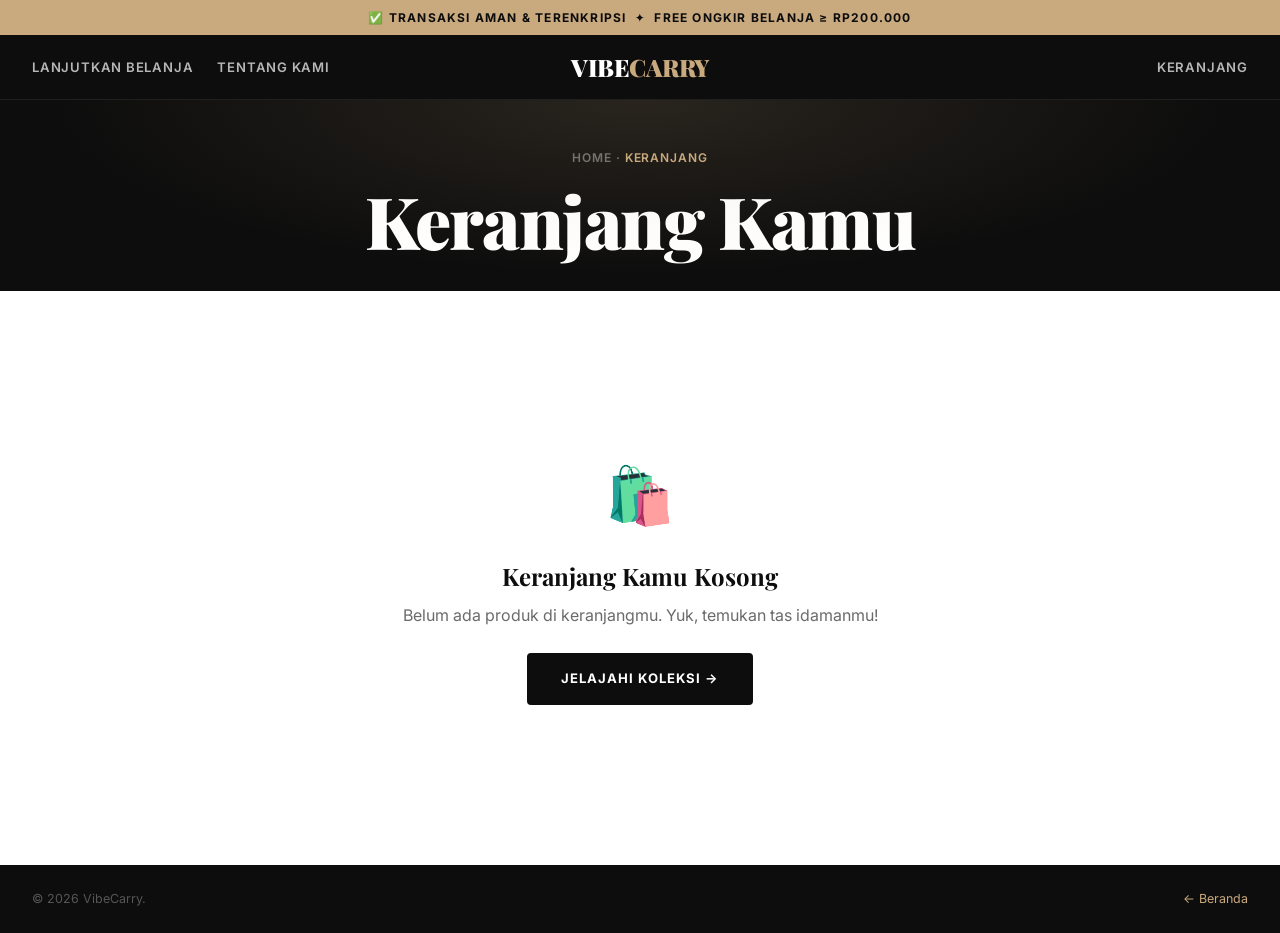
<file: cart.html>
<!DOCTYPE html>
<html lang="id">
<head>
  <meta charset="UTF-8" />
  <meta name="viewport" content="width=device-width, initial-scale=1.0" />
  <title>Keranjang — VibeCarry</title>
  <link rel="preconnect" href="https://fonts.googleapis.com" />
  <link rel="preconnect" href="https://fonts.gstatic.com" crossorigin />
  <link href="https://fonts.googleapis.com/css2?family=Playfair+Display:ital,wght@0,700;0,900&family=Inter:wght@400;500;600;700;800&display=swap" rel="stylesheet" />
  <link rel="stylesheet" href="css/style.css" />
</head>
<body>

<header class="navbar">
  <div class="nav-announcement">✅ Transaksi Aman &amp; Terenkripsi &nbsp;✦&nbsp; FREE ONGKIR belanja ≥ Rp200.000</div>
  <div class="nav-inner">
    <nav class="nav-left">
      <a href="catalog.html" class="nav-link">Lanjutkan Belanja</a>
      <a href="business.html" class="nav-link">Tentang Kami</a>
    </nav>
    <a href="index.html" class="brand-logo">Vibe<span>Carry</span></a>
    <div class="nav-right">
      <a href="cart.html" class="nav-icon active">Keranjang <span class="cart-count" id="cart-count">0</span></a>
    </div>
  </div>
</header>

<div class="page-hero" style="padding:var(--sp8) 0 var(--sp7)">
  <div class="container">
    <div class="breadcrumb"><a href="index.html">Home</a> · <span>Keranjang</span></div>
    <h1>Keranjang Kamu</h1>
  </div>
</div>

<section class="section bg-white">
  <div class="container">

    <div id="cart-empty" style="display:none">
      <div class="empty-state">
        <div class="empty-icon">🛍️</div>
        <h3>Keranjang Kamu Kosong</h3>
        <p>Belum ada produk di keranjangmu. Yuk, temukan tas idamanmu!</p>
        <a href="catalog.html" class="btn btn-dark">Jelajahi Koleksi →</a>
      </div>
    </div>

    <div class="cart-layout" id="cart-main" style="display:none">
      <!-- Item -->
      <div>
        <div style="display:flex;align-items:center;justify-content:space-between;margin-bottom:var(--sp5);padding-bottom:var(--sp4);border-bottom:2px solid var(--black)">
          <h2 style="font-family:var(--serif);font-size:1.35rem;font-weight:700">Produk di Keranjang <span id="item-count" style="color:var(--gold)"></span></h2>
          <button onclick="Cart.clear();showToast('Keranjang dikosongkan')" style="font-size:.75rem;font-weight:700;text-transform:uppercase;letter-spacing:.06em;color:var(--mid);cursor:pointer;background:none;border:none">Hapus Semua</button>
        </div>
        <div id="cart-items"></div>
      </div>

      <!-- Summary -->
      <div>
        <div class="summary-card">
          <h3>Ringkasan Pesanan</h3>
          <div id="summary-items" style="border-bottom:1px solid var(--light);padding-bottom:var(--sp4);margin-bottom:var(--sp4)"></div>
          <div class="summary-row"><span>Subtotal</span><span id="co-sub">Rp0</span></div>
          <div class="summary-row"><span>Ongkir</span><span id="co-ship" style="color:#16A34A">Gratis</span></div>
          <div class="summary-row"><span style="color:#DC2626">Diskon Promo</span><span id="co-disc" style="color:#DC2626">-Rp0</span></div>
          <div class="summary-row total"><span>Total</span><span id="co-total">Rp0</span></div>
          <div class="promo-row">
            <input type="text" id="promo-input" placeholder="Kode promo" maxlength="20" />
            <button class="btn btn-dark btn-sm" id="promo-btn">Pakai</button>
          </div>
          <div id="promo-msg" style="font-size:.78rem;padding:.25rem 0"></div>
          <a href="checkout.html" class="btn btn-primary btn-block btn-icon" style="margin-top:var(--sp4)">
            Lanjut ke Checkout
            <svg width="16" height="16" viewBox="0 0 24 24" fill="none" stroke="currentColor" stroke-width="2.5"><path d="M5 12h14M12 5l7 7-7 7"/></svg>
          </a>
          <a href="catalog.html" class="btn btn-outline-dark btn-block" style="margin-top:.5rem">Lanjutkan Belanja</a>
          <div style="text-align:center;font-size:.72rem;color:var(--mid);margin-top:var(--sp4)">Transaksi aman & terenkripsi</div>
        </div>
      </div>
    </div>

  </div>
</section>

<!-- Rekomendasi -->
<section class="section" id="rec-sec" style="display:none">
  <div class="container">
    <div style="display:flex;align-items:center;justify-content:space-between;margin-bottom:var(--sp6)">
      <h2 style="font-family:var(--serif);font-size:1.5rem;font-weight:700">Mungkin Kamu Suka</h2>
      <a href="catalog.html" class="btn btn-outline-dark btn-sm">Lihat Semua</a>
    </div>
    <div class="product-grid" id="rec-grid" style="grid-template-columns:repeat(4,1fr)"></div>
  </div>
</section>

<footer class="footer" style="padding:var(--sp6) 0">
  <div class="container">
    <div class="footer-bottom" style="border-top:none;padding-top:0">
      <span>© <span id="yr"></span> VibeCarry.</span>
      <a href="index.html" style="color:var(--gold)">← Beranda</a>
    </div>
  </div>
</footer>

<script src="js/products.js"></script>
<script src="js/cart.js"></script>
<script>
/* NOTE: CART_KEY already in cart.js — do NOT redeclare */
document.getElementById("yr").textContent = new Date().getFullYear();
const BADGE_CLASS = { NEW:"badge-new", SALE:"badge-sale", BEST:"badge-best", HIT:"badge-hit" };
const BADGE_LABEL = { NEW:"NEW", SALE:"SALE", BEST:"BEST SELLER", HIT:"HOT 🔥" };

function updateBadge() {
  const c = Cart.count(), el = document.getElementById("cart-count");
  if (el) { el.textContent = c; el.style.display = c > 0 ? "inline-flex" : "none"; }
}
let _t, promoDisc = 0;
const PROMOS = { "VIBECARRY10": .10, "NEWBAG": .15, "HEMAT20": .20 };

function showToast(msg) {
  let t = document.querySelector(".toast");
  if (!t) { t = Object.assign(document.createElement("div"),{className:"toast"}); document.body.appendChild(t); }
  t.textContent = msg; void t.offsetWidth; t.classList.add("show");
  clearTimeout(_t); _t = setTimeout(() => t.classList.remove("show"), 2800);
}

function handleImgError(img) {
  const type = img.dataset.type || "Bag";
  const c = document.createElement("canvas"); c.width = 200; c.height = 260;
  const ctx = c.getContext("2d");
  ctx.fillStyle = "#F2F2F2"; ctx.fillRect(0,0,200,260);
  ctx.font = "36px serif"; ctx.textAlign = "center";
  ctx.fillText(type === "Backpack" ? "🎒" : "👜", 100, 120);
  ctx.fillStyle = "#C9A97E"; ctx.font = "bold 12px serif"; ctx.fillText("VIBECARRY", 100, 200);
  img.src = c.toDataURL();
}

function renderCart() {
  const items  = Cart.all();
  const empty  = document.getElementById("cart-empty");
  const main   = document.getElementById("cart-main");
  const recSec = document.getElementById("rec-sec");

  if (!items || !items.length) {
    empty.style.display = "block"; main.style.display = "none"; recSec.style.display = "none"; return;
  }
  empty.style.display = "none"; main.style.display = "grid";

  let sub = 0;
  const rows = items.map(item => {
    const p = getProductById(item.id); if (!p) return "";
    const line = p.price * item.qty; sub += line;
    return `
    <div class="cart-item">
      <img src="${p.image}" alt="${p.name}" onerror="handleImgError(this)" data-type="${p.type}" style="width:100px;height:120px;object-fit:cover;border-radius:var(--r)" />
      <div>
        <div class="cart-item-cat">${p.type}</div>
        <div class="cart-item-name">${p.name}</div>
        <div class="cart-item-price">${formatRupiah(p.price)}</div>
        ${colorSwatchesHTML(p.colorHex, p.colors, 3)}
        <div class="cart-item-foot">
          <div class="qty-ctrl">
            <button data-minus="${p.id}">−</button>
            <span>${item.qty}</span>
            <button data-plus="${p.id}">+</button>
          </div>
          <span class="cart-line-total">${formatRupiah(line)}</span>
          <button class="btn-remove" data-remove="${p.id}">Hapus</button>
        </div>
      </div>
    </div>`;
  }).join("");

  document.getElementById("cart-items").innerHTML = rows;
  document.getElementById("item-count").textContent = `(${items.reduce((s,i) => s+i.qty, 0)} item)`;

  const ship = sub >= 200000 ? 0 : 20000;
  const disc = Math.round(sub * promoDisc);
  const total = sub + ship - disc;
  document.getElementById("co-sub").textContent   = formatRupiah(sub);
  document.getElementById("co-ship").textContent  = ship === 0 ? "✅ Gratis" : formatRupiah(ship);
  document.getElementById("co-disc").textContent  = disc > 0 ? `-${formatRupiah(disc)}` : "-Rp0";
  document.getElementById("co-total").textContent = formatRupiah(total);

  /* Mini summary items */
  document.getElementById("summary-items").innerHTML = items.map(item => {
    const p = getProductById(item.id); if (!p) return "";
    return `<div style="display:flex;align-items:center;gap:.75rem;padding:.4rem 0">
      <img src="${p.image}" style="width:44px;height:52px;object-fit:cover;border-radius:var(--r-sm)" onerror="handleImgError(this)" data-type="${p.type}" />
      <div style="flex:1"><div style="font-size:.82rem;font-weight:600;color:var(--black)">${p.name}</div><div style="font-size:.72rem;color:var(--mid)">×${item.qty}</div></div>
      <div style="font-size:.85rem;font-weight:800">${formatRupiah(p.price*item.qty)}</div>
    </div>`;
  }).join("");

  /* Rekomendasi */
  const inCart = items.map(i => i.id);
  const recs   = PRODUCTS.filter(p => !inCart.includes(p.id)).slice(0, 4);
  if (recs.length) {
    recSec.style.display = "block";
    document.getElementById("rec-grid").innerHTML = recs.map(p => `
      <div class="product-card">
        <div class="product-thumb">
          ${p.badge ? `<span class="product-badge ${BADGE_CLASS[p.badge]}">${BADGE_LABEL[p.badge]}</span>` : ""}
          <img src="${p.image}" alt="${p.name}" loading="lazy" data-type="${p.type}" onerror="handleImgError(this)" />
          <button class="product-cta-bar" data-rec-add="${p.id}">🛍 Tambah ke Keranjang</button>
        </div>
        <div class="product-body">
          <div class="product-type">${p.type}</div>
          <div class="product-name">${p.name}</div>
          <div class="product-foot"><span class="price-now">${formatRupiah(p.price)}</span></div>
        </div>
      </div>`).join("");
  } else { recSec.style.display = "none"; }
}

/* Cart item events */
document.getElementById("cart-items").addEventListener("click", e => {
  const plus   = e.target.closest("[data-plus]");
  const minus  = e.target.closest("[data-minus]");
  const remove = e.target.closest("[data-remove]");
  if (plus)   Cart.add(plus.dataset.plus);
  if (minus)  Cart.remove(minus.dataset.minus);
  if (remove) { Cart.removeAll(remove.dataset.remove); showToast("Produk dihapus dari keranjang"); }
});

/* Rec grid events */
document.getElementById("rec-grid").addEventListener("click", e => {
  const b = e.target.closest("[data-rec-add]"); if (!b) return;
  const p = getProductById(b.dataset.recAdd); if (!p) return;
  Cart.add(p.id); showToast(`${p.name} ditambahkan 🛍️`); updateBadge();
});

/*Code Promo */
document.getElementById("promo-btn").addEventListener("click", () => {
  const raw  = document.getElementById("promo-input").value.trim().toUpperCase();
  const msg  = document.getElementById("promo-msg");
  if (PROMOS[raw]) {
    promoDisc = PROMOS[raw]; msg.style.color = "#16A34A";
    msg.textContent = `✅ Diskon ${promoDisc * 100}% berhasil!`; renderCart(); showToast("Kode promo berhasil 🎉");
  } else {
    msg.style.color = "#DC2626"; msg.textContent = `❌ Kode "${raw}" tidak valid.`;
  }
});

document.addEventListener("DOMContentLoaded", () => { updateBadge(); renderCart(); });
document.addEventListener("cart:change", () => { updateBadge(); renderCart(); });
</script>
</body>
</html>
</file>
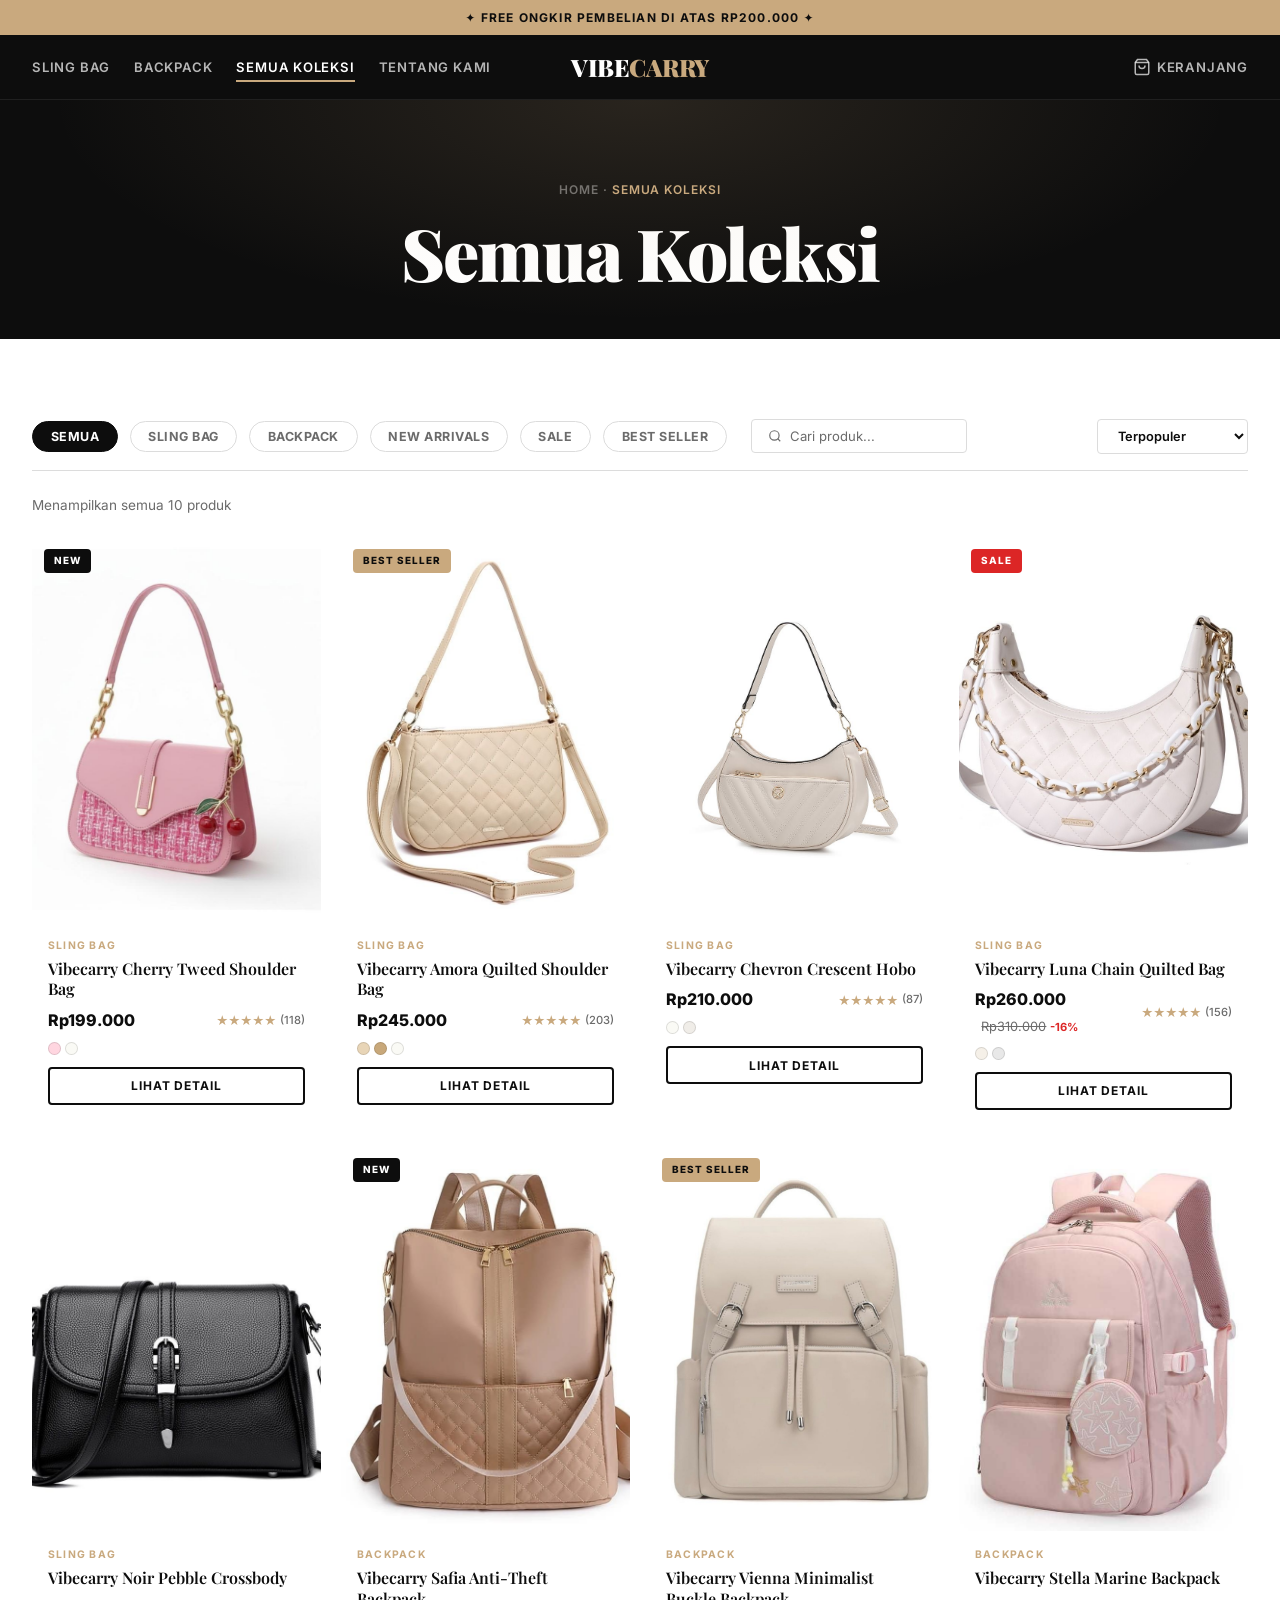
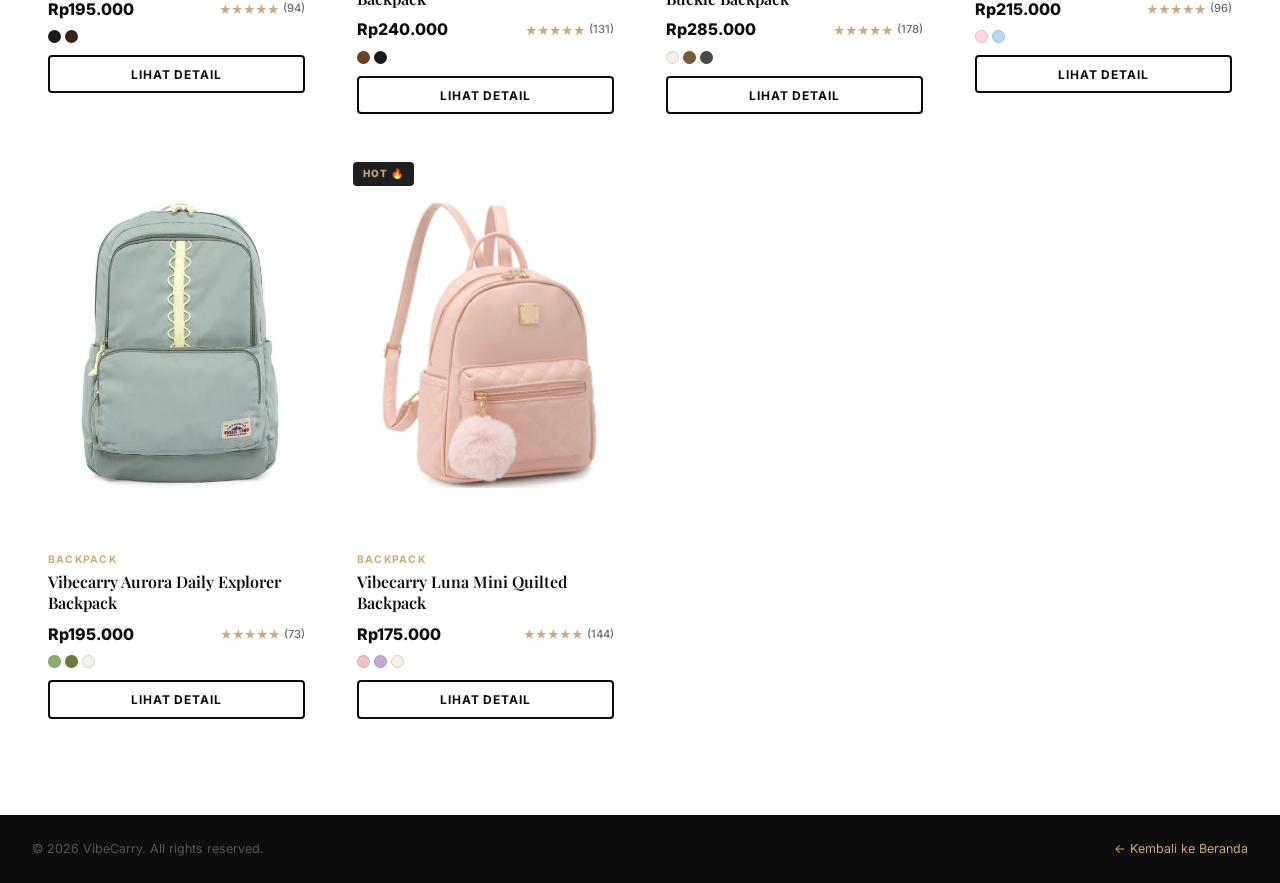
<file: catalog.html>
<!DOCTYPE html>
<html lang="id">
<head>
  <meta charset="UTF-8" />
  <meta name="viewport" content="width=device-width, initial-scale=1.0" />
  <title>Katalog — VibeCarry</title>
  <meta name="description" content="Katalog lengkap VibeCarry: Sling Bag & Backpack premium. Filter kategori, urutkan, dan temukan tasmu!" />
  <link rel="preconnect" href="https://fonts.googleapis.com" />
  <link rel="preconnect" href="https://fonts.gstatic.com" crossorigin />
  <link href="https://fonts.googleapis.com/css2?family=Playfair+Display:ital,wght@0,400;0,600;0,700;0,900;1,400;1,700&family=Inter:wght@300;400;500;600;700;800;900&display=swap" rel="stylesheet" />
  <link rel="stylesheet" href="css/style.css" />
</head>
<body>

<header class="navbar">
  <div class="nav-announcement">✦ FREE ONGKIR pembelian di atas Rp200.000 ✦</div>
  <div class="nav-inner">
    <nav class="nav-left">
      <a href="catalog.html?type=Sling+Bag" class="nav-link" id="nl-sling">Sling Bag</a>
      <a href="catalog.html?type=Backpack" class="nav-link" id="nl-back">Backpack</a>
      <a href="catalog.html" class="nav-link active">Semua Koleksi</a>
      <a href="business.html" class="nav-link">Tentang Kami</a>
    </nav>
    <a href="index.html" class="brand-logo">Vibe<span>Carry</span></a>
    <div class="nav-right">
      <a href="cart.html" class="nav-icon">
        <svg width="18" height="18" viewBox="0 0 24 24" fill="none" stroke="currentColor" stroke-width="2"><path d="M6 2 3 6v14a2 2 0 0 0 2 2h14a2 2 0 0 0 2-2V6l-3-4z"/><line x1="3" y1="6" x2="21" y2="6"/><path d="M16 10a4 4 0 0 1-8 0"/></svg>
        Keranjang <span class="cart-count" id="cart-count">0</span>
      </a>
      <button class="nav-toggle" id="nav-toggle"><span></span><span></span><span></span></button>
    </div>
  </div>
</header>

<div class="page-hero">
  <div class="container">
    <div class="breadcrumb"><a href="index.html">Home</a> · <span id="page-crumb">Katalog</span></div>
    <h1 id="page-title">Semua Koleksi</h1>
  </div>
</div>

<section class="section bg-white">
  <div class="container">
    <!-- Filter bar -->
    <div class="filter-bar">
      <button class="filter-chip active" data-f="Semua">Semua</button>
      <button class="filter-chip" data-f="Sling Bag">Sling Bag</button>
      <button class="filter-chip" data-f="Backpack">Backpack</button>
      <button class="filter-chip" data-f="NEW">New Arrivals</button>
      <button class="filter-chip" data-f="SALE">Sale</button>
      <button class="filter-chip" data-f="BEST">Best Seller</button>
      <div class="search-bar">
        <svg width="14" height="14" viewBox="0 0 24 24" fill="none" stroke="#6B6B6B" stroke-width="2"><circle cx="11" cy="11" r="8"/><path d="m21 21-4.35-4.35"/></svg>
        <input type="search" id="search-input" placeholder="Cari produk..." />
      </div>
      <select class="sort-select" id="sort">
        <option value="featured">Terpopuler</option>
        <option value="price-asc">Harga ↑</option>
        <option value="price-desc">Harga ↓</option>
        <option value="name">Nama A–Z</option>
        <option value="rating">Rating Tertinggi</option>
      </select>
    </div>

    <p style="font-size:.85rem;color:var(--mid);margin-bottom:var(--sp5)" id="result-label"></p>

    <div class="product-grid" id="catalog-grid"></div>
    <div class="empty-state" id="empty" style="display:none">
      <div class="empty-icon">🔍</div>
      <h3>Tidak ada produk</h3>
      <p>Coba ubah filter atau kata kunci pencarianmu.</p>
      <button class="btn btn-dark" onclick="resetFilters()">Reset Filter</button>
    </div>
  </div>
</section>

<!-- Modal -->
<div class="modal-overlay" id="modal" aria-hidden="true">
  <div class="modal-box">
    <button class="modal-close" id="modal-close">✕</button>
    <div class="modal-inner" id="modal-inner"></div>
  </div>
</div>

<footer class="footer" style="padding:var(--sp6) 0">
  <div class="container">
    <div class="footer-bottom" style="border-top:none;padding-top:0">
      <span>© <span id="yr"></span> VibeCarry. All rights reserved.</span>
      <a href="index.html" style="color:var(--gold)">← Kembali ke Beranda</a>
    </div>
  </div>
</footer>

<script src="js/products.js"></script>
<script src="js/cart.js"></script>
<script>
document.getElementById("yr").textContent = new Date().getFullYear();
const BADGE_CLASS = { NEW:"badge-new", SALE:"badge-sale", BEST:"badge-best", HIT:"badge-hit" };
const BADGE_LABEL = { NEW:"NEW", SALE:"SALE", BEST:"BEST SELLER", HIT:"HOT 🔥" };

function updateBadge() {
  const c = Cart.count(), el = document.getElementById("cart-count");
  if (el) { el.textContent = c; el.style.display = c > 0 ? "inline-flex" : "none"; }
}
let _t;
function showToast(msg) {
  let t = document.querySelector(".toast");
  if (!t) { t = Object.assign(document.createElement("div"),{className:"toast"}); document.body.appendChild(t); }
  t.textContent = msg; void t.offsetWidth; t.classList.add("show");
  clearTimeout(_t); _t = setTimeout(() => t.classList.remove("show"), 2800);
}
document.getElementById("nav-toggle")?.addEventListener("click", () => window.location.href = "index.html");

/* State */
const params = new URLSearchParams(location.search);
const state = {
  filter: params.get("type") || params.get("badge") || "Semua",
  search: (params.get("q") || "").toLowerCase(),
  sort: "featured"
};

/* Pre-select chip dari URL*/
function syncChips() {
  document.querySelectorAll(".filter-chip").forEach(c => {
    c.classList.toggle("active", c.dataset.f === state.filter);
  });
  if (state.search) document.getElementById("search-input").value = params.get("q");
  const titleMap = { "Sling Bag": "Sling Bag Collection", "Backpack": "Backpack Collection", "NEW": "New Arrivals", "SALE": "Sale Collection", "BEST": "Best Sellers", "Semua": "Semua Koleksi" };
  const t = titleMap[state.filter] || "Semua Koleksi";
  document.getElementById("page-title").textContent = t;
  document.getElementById("page-crumb").textContent = t;
}

/* Filter chip */
document.querySelectorAll(".filter-chip").forEach(chip => chip.addEventListener("click", () => {
  document.querySelectorAll(".filter-chip").forEach(c => c.classList.remove("active"));
  chip.classList.add("active"); state.filter = chip.dataset.f; apply();
}));
document.getElementById("search-input").addEventListener("input", e => { state.search = e.target.value.toLowerCase(); apply(); });
document.getElementById("sort").addEventListener("change", e => { state.sort = e.target.value; apply(); });

function resetFilters() {
  state.filter = "Semua"; state.search = ""; state.sort = "featured";
  document.querySelectorAll(".filter-chip").forEach(c => c.classList.toggle("active", c.dataset.f === "Semua"));
  document.getElementById("search-input").value = "";
  document.getElementById("sort").value = "featured";
  apply();
}

function handleImgError(img) {
  const type = img.dataset.type || "Keranjang";
  const c = document.createElement("canvas"); c.width = 400; c.height = 530;
  const ctx = c.getContext("2d");
  ctx.fillStyle = "#F2F2F2"; ctx.fillRect(0,0,400,530);
  ctx.fillStyle = "#E8E8E8"; ctx.fillRect(40,40,320,400);
  ctx.font = "48px serif"; ctx.textAlign = "center";
  ctx.fillText(type === "Backpack" ? "🎒" : "👜", 200, 200);
  ctx.fillStyle = "#C9A97E"; ctx.font = "bold 16px serif"; ctx.fillText("VIBECARRY", 200, 370);
  ctx.fillStyle = "#6B6B6B"; ctx.font = "12px Inter,sans-serif"; ctx.fillText("Photo Coming Soon", 200, 392);
  img.src = c.toDataURL();
}

/* Apply filter */
function apply() {
  let list = PRODUCTS.filter(p => {
    const fs = state.filter;
    const matchFilter = fs === "Semua" || p.type === fs || p.badge === fs;
    const matchSearch = !state.search || p.name.toLowerCase().includes(state.search) || p.type.toLowerCase().includes(state.search);
    return matchFilter && matchSearch;
  });
  if (state.sort === "price-asc")   list.sort((a,b) => a.price - b.price);
  else if (state.sort === "price-desc") list.sort((a,b) => b.price - a.price);
  else if (state.sort === "name")   list.sort((a,b) => a.name.localeCompare(b.name,"id"));
  else if (state.sort === "rating") list.sort((a,b) => b.rating - a.rating);
  renderGrid(list);
}

function renderGrid(list) {
  const grid = document.getElementById("catalog-grid");
  const empty = document.getElementById("empty");
  const label = document.getElementById("result-label");
  label.textContent = list.length === PRODUCTS.length
    ? `Menampilkan semua ${PRODUCTS.length} produk`
    : `Menampilkan ${list.length} dari ${PRODUCTS.length} produk`;
  if (!list.length) { grid.innerHTML = ""; empty.style.display = "block"; return; }
  empty.style.display = "none";
  grid.innerHTML = list.map(p => {
    const d = p.oldPrice ? Math.round((1 - p.price / p.oldPrice) * 100) : 0;
    return `
    <div class="product-card">
      <div class="product-thumb">
        ${p.badge ? `<span class="product-badge ${BADGE_CLASS[p.badge]}">${BADGE_LABEL[p.badge]}</span>` : ""}
        <img src="${p.image}" alt="${p.name}" loading="lazy" data-type="${p.type}" onerror="handleImgError(this)" />
        <button class="product-wish" data-wish="${p.id}">🤍</button>
        <button class="product-cta-bar" data-add="${p.id}">🛍 Tambah ke Keranjang</button>
      </div>
      <div class="product-body">
        <div class="product-type">${p.type}</div>
        <div class="product-name">${p.name}</div>
        <div class="product-foot">
          <div>
            <span class="price-now">${formatRupiah(p.price)}</span>
            ${p.oldPrice ? `<span class="price-old">${formatRupiah(p.oldPrice)}</span><span class="price-disc">-${d}%</span>` : ""}
          </div>
          <div class="star-row"><span class="stars" style="font-size:.75rem">★★★★★</span><span class="star-count">(${p.reviews})</span></div>
        </div>
        ${colorSwatchesHTML(p.colorHex, p.colors)}
        <button class="btn btn-outline-dark btn-sm btn-block" data-detail="${p.id}" style="margin-top:.75rem">Lihat Detail</button>
      </div>
    </div>`;
  }).join("");
}

/* Delagasi Click */
document.getElementById("catalog-grid").addEventListener("click", e => {
  const add  = e.target.closest("[data-add]");
  const wish = e.target.closest("[data-wish]");
  const det  = e.target.closest("[data-detail]");
  if (add)  { const p = getProductById(add.dataset.add); if (p) { Cart.add(p.id); showToast(`${p.name} ditambahkan 🛍️`); updateBadge(); } }
  if (wish) { wish.textContent = wish.textContent.trim() === "🤍" ? "❤️" : "🤍"; showToast("Ditambahkan ke wishlist ♡"); }
  if (det)  { openModal(det.dataset.detail); }
});

/* Modal */
const modalEl = document.getElementById("modal"), modalInner = document.getElementById("modal-inner");
function openModal(id) {
  const p = getProductById(id); if (!p) return;
  const d = p.oldPrice ? Math.round((1 - p.price / p.oldPrice) * 100) : 0;
  const colorChips = p.colors.map((c,i) => `<span style="display:inline-flex;align-items:center;gap:6px;padding:4px 12px;border:1.5px solid var(--light);border-radius:999px;font-size:.75rem;font-weight:600;background:var(--white)"><span style="width:10px;height:10px;border-radius:50%;background:${p.colorHex[i]};border:1px solid rgba(0,0,0,.12)"></span>${c}</span>`).join("");
  modalInner.innerHTML = `
    <div class="modal-img"><img src="${p.image}" alt="${p.name}" onerror="handleImgError(this)" data-type="${p.type}" /></div>
    <div class="modal-details">
      <div style="font-size:.7rem;font-weight:700;letter-spacing:.12em;text-transform:uppercase;color:var(--gold);margin-bottom:.4rem">${p.type}</div>
      <h2 style="font-family:var(--serif);font-size:1.35rem;font-weight:700;line-height:1.2;margin-bottom:.6rem">${p.name}</h2>
      <div style="display:flex;align-items:center;gap:1rem;margin-bottom:1rem">
        <span style="font-size:1.35rem;font-weight:800">${formatRupiah(p.price)}</span>
        ${p.oldPrice ? `<span style="text-decoration:line-through;color:var(--mid);font-size:.85rem">${formatRupiah(p.oldPrice)}</span><span style="color:#DC2626;font-size:.75rem;font-weight:700">-${d}%</span>` : ""}
      </div>
      <div style="font-size:.78rem;font-weight:700;text-transform:uppercase;letter-spacing:.06em;color:var(--mid);margin-bottom:.4rem">Pilihan Warna</div>
      <div style="display:flex;flex-wrap:wrap;gap:.4rem;margin-bottom:1rem">${colorChips}</div>
      <p style="font-size:.85rem;color:var(--mid);line-height:1.8;margin-bottom:.75rem">${p.desc}</p>
      <ul style="font-size:.82rem;color:var(--mid);padding-left:1.1rem;margin-bottom:1rem;line-height:2">${p.features.map(f=>`<li>${f}</li>`).join("")}</ul>
      <table class="spec-table" style="margin-bottom:1rem">
        <tr><td>Bahan</td><td>${p.material}</td></tr>
        <tr><td>Stok</td><td>${p.stock} pcs</td></tr>
        <tr><td>Rating</td><td>★ ${p.rating} (${p.reviews} ulasan)</td></tr>
      </table>
      <button class="btn btn-dark btn-block" data-add="${p.id}" style="margin-bottom:.5rem">🛍️ Tambah ke Keranjang</button>
      <a href="cart.html" class="btn btn-gold-outline btn-block">Lihat Keranjang</a>
    </div>`;
  modalEl.classList.add("open"); modalEl.style.display = "flex"; modalEl.setAttribute("aria-hidden","false");
}
function closeModal() { modalEl.classList.remove("open"); modalEl.style.display = "none"; }
document.getElementById("modal-close")?.addEventListener("click", closeModal);
modalEl?.addEventListener("click", e => { if (e.target === modalEl) closeModal(); });
document.addEventListener("keydown", e => { if (e.key === "Escape") closeModal(); });
modalInner?.addEventListener("click", e => {
  const b = e.target.closest("[data-add]"); if (!b) return;
  const p = getProductById(b.dataset.add); if (!p) return;
  Cart.add(p.id); showToast(`${p.name} ditambahkan 🛍️`); updateBadge(); closeModal();
});

document.addEventListener("DOMContentLoaded", () => { updateBadge(); syncChips(); apply(); });
document.addEventListener("cart:change", updateBadge);
</script>
</body>
</html>
</file>
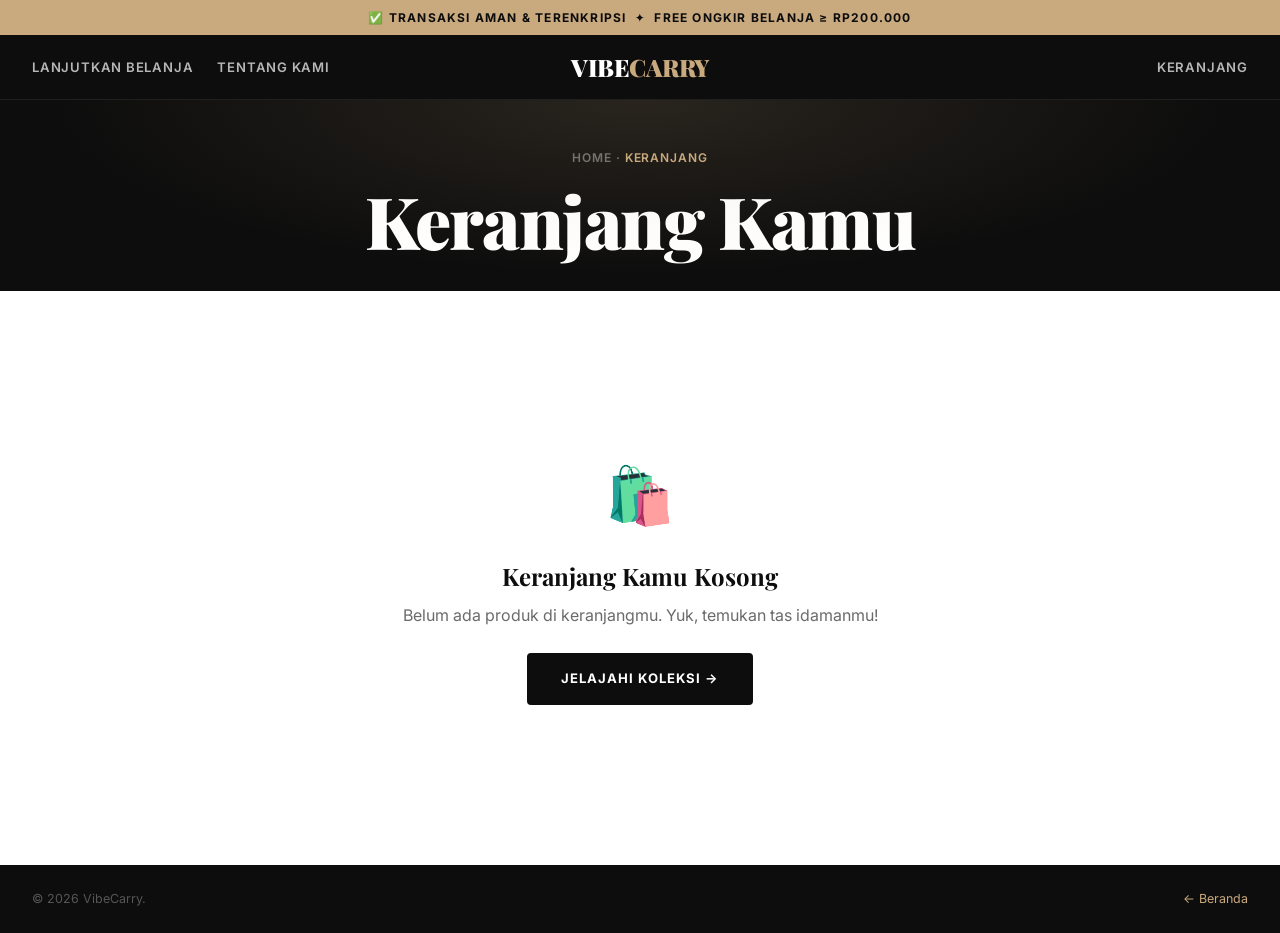
<file: checkout.html>
﻿<!DOCTYPE html>
<html lang="id">
<head>
  <meta charset="UTF-8" />
  <meta name="viewport" content="width=device-width, initial-scale=1.0" />
  <title>Checkout — VibeCarry</title>
  <link rel="preconnect" href="https://fonts.googleapis.com" />
  <link rel="preconnect" href="https://fonts.gstatic.com" crossorigin />
  <link href="https://fonts.googleapis.com/css2?family=Playfair+Display:ital,wght@0,700;0,900&family=Inter:wght@400;500;600;700;800&display=swap" rel="stylesheet" />
  <link rel="stylesheet" href="css/style.css" />
</head>
<body>

<header class="navbar">
  <div class="nav-announcement">🔒 Checkout Aman - SSL Encrypted &nbsp;✦&nbsp; FREE ONGKIR belanja ≥ Rp200.000</div>
  <div class="nav-inner">
    <nav class="nav-left"><a href="cart.html" class="nav-link">Kembali ke Keranjang</a>
      <a href="business.html" class="nav-link">Tentang Kami</a></nav>
    <a href="index.html" class="brand-logo">Vibe<span>Carry</span></a>
    <div class="nav-right"><span class="nav-icon" style="color:rgba(255,255,255,.4);cursor:default">keranjang</span></div>
  </div>
</header>

<div class="page-hero" style="padding:var(--sp7) 0 var(--sp6)">
  <div class="container">
    <div class="breadcrumb"><a href="index.html">Home</a> · <a href="cart.html">Keranjang</a> · <span>Checkout</span></div>
    <h1>Checkout</h1>
    <p style="color:rgba(255,255,255,.5);margin-top:.5rem">Lengkapi data pengiriman dan pilih metode pembayaran.</p>
  </div>
</div>

<section class="section bg-white">
  <div class="container">
    <div class="checkout-grid">
      <!-- Form Kiri -->
      <div>
        <!-- info Shipping -->
        <div class="form-card">
          <h3>📦 Data Pengiriman</h3>
          <form id="checkout-form" novalidate>
            <div class="form-grid">
              <div class="form-group"><label for="fname">Nama Depan *</label><input class="input" type="text" id="fname" placeholder="Nama depan" required /><span class="error-msg" id="err-fname"></span></div>
              <div class="form-group"><label for="lname">Nama Belakang *</label><input class="input" type="text" id="lname" placeholder="Nama belakang" required /><span class="error-msg" id="err-lname"></span></div>
              <div class="form-group full"><label for="email">Email *</label><input class="input" type="email" id="email" placeholder="email@kamu.com" required /><span class="error-msg" id="err-email"></span></div>
              <div class="form-group full"><label for="phone">No. HP / WhatsApp *</label><input class="input" type="tel" id="phone" placeholder="08xxxxxxxxxx" required /><span class="error-msg" id="err-phone"></span></div>
              <div class="form-group full"><label for="address">Alamat Lengkap *</label><textarea class="input" id="address" rows="3" placeholder="Jalan, RT/RW, No. Rumah..." required></textarea><span class="error-msg" id="err-address"></span></div>
              <div class="form-group"><label for="city">Kota / Kabupaten *</label><input class="input" type="text" id="city" placeholder="Jakarta Selatan" required /><span class="error-msg" id="err-city"></span></div>
              <div class="form-group"><label for="zip">Kode Pos *</label><input class="input" type="text" id="zip" placeholder="12345" maxlength="5" required /><span class="error-msg" id="err-zip"></span></div>
              <div class="form-group"><label for="province">Provinsi *</label>
                <select class="select" id="province" required>
                  <option value="">-- Pilih Provinsi --</option>
                  <option>DKI Jakarta</option><option>Jawa Barat</option><option>Jawa Tengah</option>
                  <option>Jawa Timur</option><option>Banten</option><option>Bali</option>
                  <option>Sumatera Utara</option><option>Sulawesi Selatan</option><option>Kalimantan Timur</option>
                  <option>Papua</option><option>Lainnya</option>
                </select><span class="error-msg" id="err-province"></span>
              </div>
              <div class="form-group"><label for="courier">Kurir Pengiriman *</label>
                <select class="select" id="courier" required>
                  <option value="">-- Pilih Kurir --</option>
                  <option>JNE REG (2–3 hari)</option><option>JNE YES (1–2 hari)</option>
                  <option>J&T Express (2–3 hari)</option><option>SiCepat REG (2–4 hari)</option>
                  <option>Anteraja (1–3 hari)</option>
                </select><span class="error-msg" id="err-courier"></span>
              </div>
              <div class="form-group full"><label for="notes">Catatan (opsional)</label><textarea class="input" id="notes" rows="2" placeholder="Instruksi khusus untuk kurir, warna/ukuran pilihan, dll..."></textarea></div>
            </div>
          </form>
        </div>

        <!-- Payment -->
        <div class="form-card">
          <h3>💳 Metode Pembayaran</h3>
          <div class="pay-options" id="pay-options">
            <label class="pay-opt selected"><input type="radio" name="pay" value="transfer" checked /><span class="pay-opt-icon">🏦</span><div><div class="pay-opt-name">Transfer Bank</div><div class="pay-opt-desc">BCA · Mandiri · BNI · BRI</div></div></label>
            <label class="pay-opt"><input type="radio" name="pay" value="gopay" /><span class="pay-opt-icon">💚</span><div><div class="pay-opt-name">GoPay</div><div class="pay-opt-desc">Dompet digital Gojek</div></div></label>
            <label class="pay-opt"><input type="radio" name="pay" value="ovo" /><span class="pay-opt-icon">💜</span><div><div class="pay-opt-name">OVO</div><div class="pay-opt-desc">Dompet digital OVO</div></div></label>
            <label class="pay-opt"><input type="radio" name="pay" value="qris" /><span class="pay-opt-icon">📱</span><div><div class="pay-opt-name">QRIS</div><div class="pay-opt-desc">Scan QR dari semua bank & e-wallet</div></div></label>
            <label class="pay-opt"><input type="radio" name="pay" value="cod" /><span class="pay-opt-icon">💵</span><div><div class="pay-opt-name">COD (Bayar di Tempat)</div><div class="pay-opt-desc">Tersedia untuk area tertentu</div></div></label>
          </div>
        </div>
      </div>

      <!-- Summary Kanan -->
      <div>
        <div class="summary-card">
          <h3>Ringkasan Pesanan</h3>
          <div id="order-items" style="border-bottom:1px solid var(--light);padding-bottom:var(--sp4);margin-bottom:var(--sp4)"></div>
          <div class="summary-row"><span>Subtotal</span><span id="co-sub">—</span></div>
          <div class="summary-row"><span>Ongkir</span><span id="co-ship">—</span></div>
          <div class="summary-row total"><span>Total</span><span id="co-total">—</span></div>
          <button class="btn btn-primary btn-block btn-icon" id="pay-btn" style="margin-top:var(--sp5)">
            Bayar Sekarang 🔒
          </button>
          <div style="text-align:center;font-size:.72rem;color:var(--mid);margin-top:.75rem">🔒 Transaksi aman · SSL Encrypted · Data terlindungi</div>
        </div>
      </div>
    </div>
  </div>
</section>

<!-- Success overlay -->
<div class="success-overlay" id="success-overlay">
  <div class="success-box">
    <div class="spinner" id="spinner"></div>
    <div class="success-icon" id="success-icon" style="display:none">✅</div>
    <h2 id="success-title" style="font-size:1.6rem;margin-bottom:.5rem">Memproses...</h2>
    <p id="success-msg" style="color:var(--mid)">Harap tunggu sebentar.</p>
    <div id="success-extra" style="display:none">
      <div class="order-number" id="order-number"></div>
      <a href="index.html" class="btn btn-dark btn-block">Kembali ke Beranda 🏠</a>
    </div>
  </div>
</div>

<footer class="footer" style="padding:var(--sp6) 0">
  <div class="container">
    <div class="footer-bottom" style="border-top:none;padding-top:0">
      <span>© <span id="yr"></span> VibeCarry.</span>
    </div>
  </div>
</footer>

<script src="js/products.js"></script>
<script src="js/cart.js"></script>
<script>
/* CART_KEY di cart.js */
document.getElementById("yr").textContent = new Date().getFullYear();

function handleImgError(img) {
  const type = img.dataset.type || "Bag";
  const c = document.createElement("canvas"); c.width = 120; c.height = 150;
  const ctx = c.getContext("2d");
  ctx.fillStyle = "#F2F2F2"; ctx.fillRect(0,0,120,150);
  ctx.font = "32px serif"; ctx.textAlign = "center";
  ctx.fillText(type === "Backpack" ? "🎒" : "👜", 60, 80);
  img.src = c.toDataURL();
}

/* Payment option */
document.getElementById("pay-options").addEventListener("change", e => {
  if (e.target.type !== "radio") return;
  document.querySelectorAll(".pay-opt").forEach(o => o.classList.toggle("selected", o.querySelector("input") === e.target));
});

/* Form validasi */
const VALIDATORS = {
  fname:    v => v.trim().length >= 2,
  lname:    v => v.trim().length >= 2,
  email:    v => /^[^\s@]+@[^\s@]+\.[^\s@]+$/.test(v),
  phone:    v => /^(08|\+628)\d{7,11}$/.test(v.replace(/\s/g,"")),
  address:  v => v.trim().length >= 10,
  city:     v => v.trim().length >= 2,
  zip:      v => /^\d{5}$/.test(v),
  province: v => v !== "",
  courier:  v => v !== "",
};
const MESSAGES = {
  fname:    "Nama depan minimal 2 karakter.",
  lname:    "Nama belakang minimal 2 karakter.",
  email:    "Format email tidak valid.",
  phone:    "Nomor HP tidak valid (08xx...).",
  address:  "Alamat minimal 10 karakter.",
  city:     "Kota tidak boleh kosong.",
  zip:      "Kode pos harus 5 digit.",
  province: "Pilih provinsi.",
  courier:  "Pilih kurir pengiriman.",
};
function validateAll() {
  let ok = true;
  Object.keys(VALIDATORS).forEach(id => {
    const el = document.getElementById(id), err = document.getElementById("err-"+id);
    if (!el) return;
    const pass = VALIDATORS[id](el.value);
    el.classList.toggle("invalid", !pass);
    if (err) err.textContent = pass ? "" : MESSAGES[id];
    if (!pass) ok = false;
  });
  return ok;
}

/* Render order*/
function renderSummary() {
  const items = Cart.all();
  if (!items.length) { window.location.href = "cart.html"; return; }
  let sub = 0;
  document.getElementById("order-items").innerHTML = items.map(it => {
    const p = getProductById(it.id); if (!p) return "";
    sub += p.price * it.qty;
    return `<div style="display:flex;align-items:center;gap:.75rem;padding:.45rem 0;border-bottom:1px solid var(--light)">
      <img src="${p.image}" style="width:48px;height:58px;object-fit:cover;border-radius:var(--r-sm);flex-shrink:0" onerror="handleImgError(this)" data-type="${p.type}" />
      <div style="flex:1">
        <div style="font-size:.82rem;font-weight:700;line-height:1.3">${p.name}</div>
        <div style="font-size:.72rem;color:var(--mid)">${p.type} · ×${it.qty}</div>
        ${colorSwatchesHTML(p.colorHex, p.colors, 3)}
      </div>
      <div style="font-size:.88rem;font-weight:800;white-space:nowrap">${formatRupiah(p.price*it.qty)}</div>
    </div>`;
  }).join("");
  const ship = sub >= 200000 ? 0 : 20000;
  document.getElementById("co-sub").textContent   = formatRupiah(sub);
  document.getElementById("co-ship").textContent  = ship === 0 ? "Gratis ✅" : formatRupiah(ship);
  document.getElementById("co-total").textContent = formatRupiah(sub + ship);
}

/* Pay button */
document.getElementById("pay-btn").addEventListener("click", () => {
  if (!validateAll()) { document.querySelector(".input.invalid")?.scrollIntoView({behavior:"smooth",block:"center"}); return; }
  document.getElementById("success-overlay").classList.add("open");
  document.getElementById("success-overlay").style.display = "flex";
  setTimeout(() => {
    document.getElementById("spinner").style.display      = "none";
    document.getElementById("success-icon").style.display = "block";
    document.getElementById("success-title").textContent  = "Pesanan Berhasil! 🎉";
    document.getElementById("success-msg").textContent    = "Terima kasih! Pesananmu sedang diproses dan akan segera dikirim ke alamatmu.";
    const oid = "VC-" + Date.now().toString(36).toUpperCase();
    document.getElementById("order-number").textContent   = `Order ID: ${oid}`;
    document.getElementById("success-extra").style.display = "block";
    Cart.clear();
  }, 2500);
});

document.addEventListener("DOMContentLoaded", renderSummary);
</script>
</body>
</html>
</file>
<file: css/style.css>
/* ================================================================
   VIBECARRY v5 — Main Stylesheet
   Inspired by 3second.co.id: Bold · Editorial · Urban · Clean
   Color base: #F2F2F2
   ================================================================ */

/* ── 0. Imports & Reset ── */
@import url('https://fonts.googleapis.com/css2?family=Playfair+Display:ital,wght@0,400;0,600;0,700;0,900;1,400;1,700&family=Inter:wght@300;400;500;600;700;800;900&display=swap');

*, *::before, *::after { box-sizing: border-box; margin: 0; padding: 0; }
html { scroll-behavior: smooth; font-size: 16px; }

/* ── 1. Design Tokens ── */
:root {
  /* Colors */
  --base:        #F2F2F2;   /* main background */
  --white:       #FFFFFF;
  --black:       #0D0D0D;   /* primary text / dark sections */
  --char:        #1F1F1F;   /* cards dark bg */
  --mid:         #6B6B6B;   /* secondary text */
  --light:       #DCDCDC;   /* borders */
  --lighter:     #E8E8E8;   /* subtle borders */
  --gold:        #C9A97E;   /* primary accent */
  --gold-light:  #DEC49C;
  --gold-dark:   #A8845A;
  --sand:        #EFE8DF;   /* warm section bg */
  --sand-dark:   #E0D5C7;

  /* Typography */
  --serif:  'Playfair Display', Georgia, serif;
  --sans:   'Inter', system-ui, sans-serif;

  /* Spacing */
  --sp1: .25rem; --sp2: .5rem; --sp3: .75rem; --sp4: 1rem;
  --sp5: 1.25rem; --sp6: 1.5rem; --sp7: 2rem; --sp8: 3rem; --sp10: 5rem;

  /* Radius */
  --r-sm: 4px; --r: 8px; --r-md: 12px; --r-lg: 16px; --r-xl: 24px; --r-pill: 999px;

  /* Shadows */
  --sh-sm: 0 1px 4px rgba(0,0,0,.08);
  --sh:    0 4px 20px rgba(0,0,0,.10);
  --sh-lg: 0 12px 40px rgba(0,0,0,.15);
  --sh-card: 0 2px 16px rgba(13,13,13,.08);

  /* Transitions */
  --t: .25s ease;
  --t-slow: .45s ease;

  /* Container */
  --max-w: 1280px;
}

/* ── 2. Base ── */
body {
  font-family: var(--sans);
  background: var(--base);
  color: var(--black);
  line-height: 1.6;
  -webkit-font-smoothing: antialiased;
  overflow-x: hidden;
}

a { color: inherit; text-decoration: none; }
img { display: block; max-width: 100%; }
button { font-family: var(--sans); cursor: pointer; border: none; background: none; }
ul { list-style: none; }
input, select, textarea { font-family: var(--sans); }

/* ── 3. Container & Grid ── */
.container { max-width: var(--max-w); margin: 0 auto; padding: 0 var(--sp7); }
@media (max-width: 768px) { .container { padding: 0 var(--sp4); } }

/* ── 4. Navigation ── */
.navbar {
  position: sticky; top: 0; z-index: 200;
  background: var(--black);
  border-bottom: 1px solid rgba(255,255,255,.08);
}
.nav-announcement {
  background: var(--gold);
  color: var(--black);
  text-align: center;
  font-size: .75rem;
  font-weight: 700;
  letter-spacing: .1em;
  text-transform: uppercase;
  padding: 8px var(--sp4);
}
.nav-inner {
  display: grid;
  grid-template-columns: 1fr auto 1fr;
  align-items: center;
  padding: 0 var(--sp7);
  height: 64px;
  gap: var(--sp4);
}
.brand-logo {
  font-family: var(--serif);
  font-weight: 900;
  font-size: 1.5rem;
  color: var(--white);
  letter-spacing: -.02em;
  text-transform: uppercase;
  grid-column: 2;
  justify-self: center;
}
.brand-logo span { color: var(--gold); }
.nav-left { display: flex; align-items: center; gap: var(--sp6); grid-column: 1; }
.nav-right { display: flex; align-items: center; gap: var(--sp5); grid-column: 3; justify-content: flex-end; }
.nav-link {
  color: rgba(255,255,255,.7);
  font-size: .82rem;
  font-weight: 600;
  letter-spacing: .06em;
  text-transform: uppercase;
  transition: color var(--t);
  position: relative;
}
.nav-link::after {
  content: ''; position: absolute; bottom: -4px; left: 0;
  width: 0; height: 1.5px; background: var(--gold); transition: width var(--t);
}
.nav-link:hover, .nav-link.active { color: var(--white); }
.nav-link:hover::after, .nav-link.active::after { width: 100%; }
.nav-icon {
  color: rgba(255,255,255,.7);
  font-size: .82rem; font-weight: 600;
  letter-spacing: .06em; text-transform: uppercase;
  display: flex; align-items: center; gap: .4rem;
  transition: color var(--t); cursor: pointer;
}
.nav-icon:hover { color: var(--white); }
.cart-count {
  background: var(--gold); color: var(--black);
  font-size: .65rem; font-weight: 800;
  width: 18px; height: 18px; border-radius: 50%;
  display: none; align-items: center; justify-content: center;
  margin-left: 2px;
}
.nav-search-btn {
  color: rgba(255,255,255,.7);
  font-size: .82rem; font-weight: 600;
  letter-spacing: .06em; text-transform: uppercase;
  cursor: pointer; transition: color var(--t);
  display: flex; align-items: center; gap: .4rem;
}
.nav-search-btn:hover { color: var(--white); }

/* Mobile toggle */
.nav-toggle {
  display: none; flex-direction: column; gap: 5px;
  cursor: pointer; padding: var(--sp2);
}
.nav-toggle span {
  display: block; width: 22px; height: 2px;
  background: var(--white); transition: var(--t);
}

@media (max-width: 900px) {
  .nav-inner { grid-template-columns: auto 1fr auto; }
  .brand-logo { grid-column: 2; }
  .nav-left { display: none; }
  .nav-right { gap: var(--sp3); }
  .nav-toggle { display: flex; }
}

/* ── 5. Hero ── */
.hero {
  min-height: 92vh;
  display: grid;
  grid-template-columns: 1fr 1fr;
  background: var(--black);
  overflow: hidden;
  position: relative;
}
.hero-content {
  display: flex; flex-direction: column; justify-content: center;
  padding: var(--sp10) var(--sp10) var(--sp10) calc(var(--sp10) + var(--sp4));
  position: relative; z-index: 2;
}
.hero-eyebrow {
  display: inline-block;
  font-size: .72rem; font-weight: 700;
  letter-spacing: .2em; text-transform: uppercase;
  color: var(--gold);
  margin-bottom: var(--sp4);
}
.hero-title {
  font-family: var(--serif);
  font-size: clamp(3rem, 6vw, 5.5rem);
  font-weight: 900;
  line-height: 1.05;
  color: var(--white);
  margin-bottom: var(--sp5);
}
.hero-title em {
  font-style: italic;
  color: var(--gold);
}
.hero-subtitle {
  font-size: .95rem;
  color: rgba(255,255,255,.6);
  max-width: 440px;
  line-height: 1.75;
  margin-bottom: var(--sp7);
}
.hero-actions { display: flex; gap: var(--sp3); flex-wrap: wrap; }
.hero-image {
  position: relative; overflow: hidden;
}
.hero-image img {
  width: 100%; height: 100%;
  object-fit: cover; object-position: center;
  transition: transform 8s ease;
}
.hero-image:hover img { transform: scale(1.04); }
.hero-image-overlay {
  position: absolute; inset: 0;
  background: linear-gradient(to right, var(--black) 0%, transparent 40%);
  z-index: 1;
}
/* Hero stats bar */
.hero-stats {
  position: absolute;
  bottom: 2rem; left: calc(var(--sp10) + var(--sp4));
  display: flex; gap: var(--sp7); z-index: 3;
}
.hero-stat strong {
  display: block;
  font-family: var(--serif);
  font-size: 1.8rem; font-weight: 700;
  color: var(--white); line-height: 1;
}
.hero-stat span {
  font-size: .72rem; font-weight: 600;
  letter-spacing: .08em; text-transform: uppercase;
  color: rgba(255,255,255,.5);
}

@media (max-width: 900px) {
  .hero { grid-template-columns: 1fr; min-height: auto; }
  .hero-content { padding: var(--sp8) var(--sp5); order: 2; }
  .hero-image { height: 50vh; order: 1; }
  .hero-image-overlay { background: linear-gradient(to bottom, transparent 50%, var(--black) 100%); }
  .hero-stats { display: none; }
}

/* ── 6. Ticker ── */
.ticker {
  background: var(--gold);
  overflow: hidden;
  white-space: nowrap;
  padding: 10px 0;
}
.ticker-inner {
  display: inline-flex; gap: 0;
  animation: ticker 30s linear infinite;
}
.ticker-inner span {
  font-size: .72rem; font-weight: 800;
  letter-spacing: .12em; text-transform: uppercase;
  color: var(--black);
  padding: 0 2rem;
}
.ticker-inner .dot { color: rgba(0,0,0,.4); }
@keyframes ticker { 0% { transform: translateX(0); } 100% { transform: translateX(-50%); } }

/* ── 7. Section utilities ── */
.section { padding: var(--sp10) 0; }
.section-sm { padding: var(--sp8) 0; }
.section-lg { padding: 6rem 0; }
.bg-black { background: var(--black); color: var(--white); }
.bg-sand  { background: var(--sand); }
.bg-char  { background: var(--char); color: var(--white); }
.bg-white { background: var(--white); }

.section-head { text-align: center; margin-bottom: var(--sp8); }
.section-head .eyebrow {
  display: inline-block;
  font-size: .72rem; font-weight: 700; letter-spacing: .18em; text-transform: uppercase;
  color: var(--gold); margin-bottom: var(--sp3);
}
.section-head h2 {
  font-family: var(--serif);
  font-size: clamp(2rem, 4vw, 3rem);
  font-weight: 700; line-height: 1.15;
  margin-bottom: var(--sp3);
}
.section-head p { color: var(--mid); max-width: 520px; margin: 0 auto; }
.section-head.light h2 { color: var(--white); }
.section-head.light p { color: rgba(255,255,255,.55); }

/* ── 8. Buttons ── */
.btn {
  display: inline-flex; align-items: center; justify-content: center;
  gap: .5rem; padding: .85rem 2rem;
  border-radius: var(--r-sm); font-size: .82rem;
  font-weight: 700; letter-spacing: .08em; text-transform: uppercase;
  cursor: pointer; transition: all var(--t); white-space: nowrap;
  border: 2px solid transparent;
}
.btn-primary {
  background: var(--gold); color: var(--black);
  border-color: var(--gold);
}
.btn-primary:hover { background: var(--gold-dark); border-color: var(--gold-dark); transform: translateY(-1px); box-shadow: 0 6px 20px rgba(201,169,126,.35); }
.btn-dark {
  background: var(--black); color: var(--white);
  border-color: var(--black);
}
.btn-dark:hover { background: var(--char); transform: translateY(-1px); }
.btn-outline-w {
  background: transparent; color: var(--white);
  border-color: rgba(255,255,255,.35);
}
.btn-outline-w:hover { background: rgba(255,255,255,.08); border-color: var(--white); }
.btn-outline-dark {
  background: transparent; color: var(--black);
  border-color: var(--black);
}
.btn-outline-dark:hover { background: var(--black); color: var(--white); }
.btn-gold-outline {
  background: transparent; color: var(--gold);
  border-color: var(--gold);
}
.btn-gold-outline:hover { background: var(--gold); color: var(--black); }
.btn-sm { padding: .6rem 1.25rem; font-size: .75rem; }
.btn-block { width: 100%; }
.btn-icon { gap: .75rem; }

/* ── 9. Category Cards ── */
.cat-grid {
  display: grid;
  grid-template-columns: 1fr 1fr;
  gap: var(--sp3);
  max-width: var(--max-w);
  margin: 0 auto;
  padding: 0 var(--sp7);
}
.cat-card {
  position: relative; overflow: hidden;
  border-radius: var(--r-md);
  aspect-ratio: 16/9;
  cursor: pointer;
  display: block;
}
.cat-card img {
  width: 100%; height: 100%;
  object-fit: cover;
  transition: transform var(--t-slow);
}
.cat-card:hover img { transform: scale(1.06); }
.cat-card-overlay {
  position: absolute; inset: 0;
  background: linear-gradient(to top, rgba(13,13,13,.7) 0%, transparent 60%);
}
.cat-card-body {
  position: absolute; bottom: 0; left: 0; right: 0;
  padding: var(--sp5) var(--sp5) var(--sp5);
}
.cat-card-tag {
  display: inline-block;
  font-size: .65rem; font-weight: 700;
  letter-spacing: .14em; text-transform: uppercase;
  color: var(--gold);
  margin-bottom: var(--sp2);
}
.cat-card-title {
  font-family: var(--serif);
  font-size: 1.6rem; font-weight: 700;
  color: var(--white); line-height: 1.2;
  margin-bottom: var(--sp3);
}
.cat-card-cta {
  display: inline-flex; align-items: center; gap: .5rem;
  font-size: .75rem; font-weight: 700;
  letter-spacing: .08em; text-transform: uppercase;
  color: var(--white); opacity: .7;
  transition: opacity var(--t), gap var(--t);
}
.cat-card:hover .cat-card-cta { opacity: 1; gap: .75rem; }

@media (max-width: 700px) { .cat-grid { grid-template-columns: 1fr; padding: 0 var(--sp4); } }

/* ── 10. Product Grid ── */
.product-grid {
  display: grid;
  grid-template-columns: repeat(4, 1fr);
  gap: var(--sp5);
}
@media (max-width: 1100px) { .product-grid { grid-template-columns: repeat(3, 1fr); } }
@media (max-width: 768px)  { .product-grid { grid-template-columns: repeat(2, 1fr); gap: var(--sp3); } }
@media (max-width: 420px)  { .product-grid { grid-template-columns: 1fr; } }

/* Product Card */
.product-card {
  background: var(--white);
  border-radius: var(--r-md);
  overflow: hidden;
  cursor: pointer;
  transition: transform var(--t), box-shadow var(--t);
  position: relative;
}
.product-card:hover {
  transform: translateY(-5px);
  box-shadow: var(--sh-lg);
}
.product-thumb {
  position: relative;
  aspect-ratio: 3/4;
  background: var(--base);
  overflow: hidden;
}
.product-thumb img {
  width: 100%; height: 100%;
  object-fit: cover;
  transition: transform var(--t-slow);
}
.product-card:hover .product-thumb img { transform: scale(1.05); }
.product-badge {
  position: absolute; top: .75rem; left: .75rem;
  font-size: .62rem; font-weight: 800;
  letter-spacing: .1em; text-transform: uppercase;
  padding: 4px 10px; border-radius: var(--r-sm);
  z-index: 2;
}
.badge-new  { background: var(--black); color: var(--white); }
.badge-sale { background: #DC2626; color: var(--white); }
.badge-best { background: var(--gold); color: var(--black); }
.badge-hit  { background: var(--char); color: var(--gold); }

.product-wish {
  position: absolute; top: .75rem; right: .75rem;
  width: 34px; height: 34px; border-radius: 50%;
  background: var(--white); box-shadow: var(--sh-sm);
  display: flex; align-items: center; justify-content: center;
  font-size: .9rem; cursor: pointer; transition: all var(--t);
  opacity: 0;
}
.product-card:hover .product-wish { opacity: 1; }
.product-wish:hover { background: var(--black); }

.product-cta-bar {
  position: absolute; bottom: 0; left: 0; right: 0;
  background: var(--black); color: var(--white);
  display: flex; align-items: center; justify-content: center;
  gap: .5rem;
  font-size: .75rem; font-weight: 700;
  letter-spacing: .08em; text-transform: uppercase;
  padding: .75rem; cursor: pointer;
  transform: translateY(100%); transition: transform var(--t);
}
.product-card:hover .product-cta-bar { transform: translateY(0); }
.product-cta-bar:hover { background: var(--gold); color: var(--black); }

.product-body { padding: var(--sp4); }
.product-type {
  font-size: .65rem; font-weight: 700;
  letter-spacing: .12em; text-transform: uppercase;
  color: var(--gold); margin-bottom: var(--sp1);
}
.product-name {
  font-family: var(--serif);
  font-size: 1rem; font-weight: 600;
  color: var(--black); line-height: 1.3;
  margin-bottom: var(--sp2);
}
.product-foot {
  display: flex; align-items: center;
  justify-content: space-between;
}
.price-now {
  font-size: 1rem; font-weight: 800;
  color: var(--black);
}
.price-old {
  font-size: .8rem; font-weight: 400;
  color: var(--mid); text-decoration: line-through;
  margin-left: .4rem;
}
.price-disc {
  font-size: .7rem; font-weight: 700;
  color: #DC2626; margin-left: .25rem;
}
.star-row {
  display: flex; align-items: center; gap: .25rem;
  font-size: .7rem;
}
.stars { color: var(--gold); letter-spacing: -1px; }
.star-count { color: var(--mid); font-weight: 500; }

/* Color swatches */
.color-swatches-vc { display: flex; gap: 4px; margin-top: var(--sp2); }
.swatch-vc {
  width: 13px; height: 13px; border-radius: 50%;
  border: 1.5px solid rgba(0,0,0,.12);
  cursor: pointer; transition: transform .2s;
}
.swatch-vc:hover { transform: scale(1.3); }

/* ── 11. Filter toolbar ── */
.filter-bar {
  display: flex; align-items: center; gap: var(--sp3); flex-wrap: wrap;
  margin-bottom: var(--sp6);
  padding-bottom: var(--sp4);
  border-bottom: 1px solid var(--light);
}
.filter-chip {
  padding: .45rem 1.1rem;
  border-radius: var(--r-pill);
  border: 1.5px solid var(--light);
  background: var(--white);
  font-size: .78rem; font-weight: 700;
  letter-spacing: .04em; text-transform: uppercase;
  cursor: pointer; transition: all var(--t);
  color: var(--mid);
}
.filter-chip:hover { border-color: var(--black); color: var(--black); }
.filter-chip.active { background: var(--black); color: var(--white); border-color: var(--black); }

.sort-select {
  margin-left: auto;
  padding: .5rem 1rem;
  border: 1.5px solid var(--light);
  border-radius: var(--r-sm);
  background: var(--white);
  font-size: .8rem; font-weight: 600;
  cursor: pointer; outline: none;
  color: var(--black);
}
.sort-select:focus { border-color: var(--gold); }

/* Search bar */
.search-bar {
  display: flex; align-items: center; gap: .5rem;
  background: var(--white); border: 1.5px solid var(--light);
  border-radius: var(--r-sm); padding: .5rem 1rem;
  margin-left: var(--sp3);
}
.search-bar input {
  border: none; outline: none; font-size: .82rem;
  background: transparent; color: var(--black); width: 160px;
}
.search-bar input::placeholder { color: var(--mid); }

/* ── 12. Page header ── */
.page-hero {
  background: var(--black);
  padding: var(--sp10) 0 var(--sp8);
  text-align: center;
  position: relative; overflow: hidden;
}
.page-hero::before {
  content: '';
  position: absolute; inset: 0;
  background: radial-gradient(ellipse at 50% 0%, rgba(201,169,126,.15) 0%, transparent 65%);
}
.page-hero .breadcrumb {
  font-size: .75rem; font-weight: 600;
  letter-spacing: .08em; text-transform: uppercase;
  color: rgba(255,255,255,.4);
  margin-bottom: var(--sp4);
}
.page-hero .breadcrumb a { color: rgba(255,255,255,.4); transition: color var(--t); }
.page-hero .breadcrumb a:hover { color: var(--gold); }
.page-hero .breadcrumb span { color: var(--gold); }
.page-hero h1 {
  font-family: var(--serif);
  font-size: clamp(2.5rem, 6vw, 4.5rem);
  font-weight: 900; color: var(--white);
  letter-spacing: -.02em; line-height: 1.05;
}

/* ── 13. Cart Layout ── */
.cart-layout {
  display: grid;
  grid-template-columns: 1fr 380px;
  gap: var(--sp7);
  align-items: start;
}
@media (max-width: 900px) { .cart-layout { grid-template-columns: 1fr; } }

.cart-item {
  display: grid;
  grid-template-columns: 100px 1fr;
  gap: var(--sp4);
  padding: var(--sp5) 0;
  border-bottom: 1px solid var(--light);
  align-items: center;
}
.cart-item img { width: 100px; height: 120px; object-fit: cover; border-radius: var(--r); }
.cart-item-name {
  font-family: var(--serif);
  font-size: 1rem; font-weight: 600; line-height: 1.3;
}
.cart-item-cat { font-size: .7rem; font-weight: 700; letter-spacing: .1em; text-transform: uppercase; color: var(--gold); margin-bottom: .3rem; }
.cart-item-price { font-size: 1rem; font-weight: 800; margin-top: .4rem; }
.cart-item-foot { display: flex; align-items: center; gap: var(--sp4); margin-top: .75rem; }
.qty-ctrl { display: flex; align-items: center; border: 1.5px solid var(--light); border-radius: var(--r-sm); overflow: hidden; }
.qty-ctrl button { width: 32px; height: 32px; font-size: 1rem; font-weight: 700; color: var(--black); transition: background var(--t); }
.qty-ctrl button:hover { background: var(--base); }
.qty-ctrl span { width: 36px; text-align: center; font-size: .9rem; font-weight: 700; }
.btn-remove { font-size: .75rem; font-weight: 700; letter-spacing: .06em; text-transform: uppercase; color: var(--mid); transition: color var(--t); }
.btn-remove:hover { color: #DC2626; }
.cart-line-total { font-size: .9rem; font-weight: 800; margin-left: auto; }

/* Order summary card */
.summary-card {
  background: var(--white); border-radius: var(--r-md);
  border: 1px solid var(--light); padding: var(--sp6);
  position: sticky; top: 80px;
}
.summary-card h3 { font-family: var(--serif); font-size: 1.2rem; font-weight: 700; margin-bottom: var(--sp5); }
.summary-row { display: flex; justify-content: space-between; align-items: center; padding: .6rem 0; font-size: .9rem; }
.summary-row.total { border-top: 1.5px solid var(--black); margin-top: .5rem; padding-top: .75rem; }
.summary-row.total span { font-size: 1.1rem; font-weight: 800; }
.promo-row { display: flex; gap: .5rem; margin: var(--sp4) 0; }
.promo-row input {
  flex: 1; padding: .65rem 1rem;
  border: 1.5px solid var(--light); border-radius: var(--r-sm);
  font-size: .85rem; outline: none; transition: border-color var(--t);
}
.promo-row input:focus { border-color: var(--gold); }
.promo-note { font-size: .78rem; padding: .4rem 0; }

/* ── 14. Checkout ── */
.checkout-grid {
  display: grid;
  grid-template-columns: 1fr 380px;
  gap: var(--sp7); align-items: start;
}
@media (max-width: 900px) { .checkout-grid { grid-template-columns: 1fr; } }

.form-card {
  background: var(--white); border-radius: var(--r-md);
  border: 1px solid var(--light); padding: var(--sp6);
  margin-bottom: var(--sp4);
}
.form-card h3 { font-family: var(--serif); font-size: 1.15rem; font-weight: 700; margin-bottom: var(--sp5); padding-bottom: var(--sp3); border-bottom: 1px solid var(--light); }
.form-grid { display: grid; grid-template-columns: 1fr 1fr; gap: var(--sp4); }
.form-group { display: flex; flex-direction: column; gap: .4rem; }
.form-group.full { grid-column: 1 / -1; }
.form-group label { font-size: .78rem; font-weight: 700; letter-spacing: .04em; text-transform: uppercase; color: var(--mid); }
.input, .select {
  padding: .75rem 1rem;
  border: 1.5px solid var(--light); border-radius: var(--r-sm);
  font-size: .88rem; font-family: var(--sans);
  background: var(--base); color: var(--black);
  outline: none; transition: border-color var(--t), background var(--t);
}
.input:focus, .select:focus { border-color: var(--gold); background: var(--white); }
.input.invalid { border-color: #DC2626; }
.error-msg { font-size: .72rem; color: #DC2626; font-weight: 600; }
textarea.input { resize: vertical; min-height: 80px; }

/* Payment options */
.pay-options { display: flex; flex-direction: column; gap: var(--sp2); }
.pay-opt {
  display: flex; align-items: center; gap: var(--sp4);
  padding: var(--sp4); border-radius: var(--r-md);
  border: 1.5px solid var(--light); cursor: pointer;
  transition: all var(--t);
}
.pay-opt:has(input:checked), .pay-opt.selected {
  border-color: var(--gold); background: rgba(201,169,126,.06);
}
.pay-opt input[type="radio"] { accent-color: var(--gold); }
.pay-opt-icon { font-size: 1.4rem; }
.pay-opt-name { font-weight: 700; font-size: .88rem; }
.pay-opt-desc { font-size: .75rem; color: var(--mid); }

/* ── 15. Success overlay ── */
.success-overlay {
  position: fixed; inset: 0; z-index: 999;
  background: rgba(13,13,13,.85);
  display: none; align-items: center; justify-content: center;
}
.success-overlay.open { display: flex; }
.success-box {
  background: var(--white); border-radius: var(--r-xl);
  padding: var(--sp8); text-align: center;
  max-width: 440px; width: 90%; box-shadow: var(--sh-lg);
}
.success-icon { font-size: 3.5rem; margin-bottom: var(--sp4); }
.success-box h2 { font-family: var(--serif); font-size: 1.8rem; margin-bottom: var(--sp3); }
.success-box p { color: var(--mid); font-size: .9rem; margin-bottom: var(--sp5); line-height: 1.7; }
.order-number {
  background: var(--base); border-radius: var(--r-md);
  padding: var(--sp3) var(--sp5);
  font-size: .9rem; font-weight: 700;
  color: var(--black); margin-bottom: var(--sp5); letter-spacing: .05em;
}

/* Spinner */
.spinner {
  width: 48px; height: 48px; border-radius: 50%;
  border: 3px solid var(--light); border-top-color: var(--gold);
  animation: spin .8s linear infinite; margin: 0 auto var(--sp4);
}
@keyframes spin { to { transform: rotate(360deg); } }

/* ── 16. Modal ── */
.modal-overlay {
  position: fixed; inset: 0; z-index: 300;
  background: rgba(13,13,13,.7);
  display: none; align-items: center; justify-content: center;
  padding: var(--sp5);
}
.modal-overlay.open { display: flex; }
.modal-box {
  background: var(--white); border-radius: var(--r-xl);
  width: min(720px, 96vw); max-height: 90vh;
  overflow-y: auto; position: relative;
}
.modal-inner { display: grid; grid-template-columns: 1fr 1fr; }
.modal-img { aspect-ratio: 3/4; background: var(--base); overflow: hidden; border-radius: var(--r-xl) 0 0 var(--r-xl); }
.modal-img img { width: 100%; height: 100%; object-fit: cover; }
.modal-details { padding: var(--sp6) var(--sp6) var(--sp6); overflow-y: auto; }
.modal-close {
  position: absolute; top: var(--sp4); right: var(--sp4); z-index: 10;
  width: 36px; height: 36px; border-radius: 50%;
  background: var(--white); box-shadow: var(--sh);
  display: flex; align-items: center; justify-content: center;
  font-size: 1.1rem; cursor: pointer; transition: all var(--t);
}
.modal-close:hover { background: var(--black); color: var(--white); }
.size-picker { display: flex; gap: .4rem; flex-wrap: wrap; margin: .5rem 0 1rem; }
.size-btn {
  padding: .4rem .9rem;
  border: 1.5px solid var(--light); border-radius: var(--r-sm);
  font-size: .8rem; font-weight: 700;
  cursor: pointer; transition: all var(--t); background: var(--white);
}
.size-btn:hover, .size-btn.active { background: var(--black); color: var(--white); border-color: var(--black); }
.spec-table { width: 100%; border-collapse: collapse; font-size: .82rem; margin-top: .5rem; }
.spec-table td { padding: .5rem 0; border-bottom: 1px solid var(--light); }
.spec-table td:first-child { color: var(--mid); font-weight: 600; width: 100px; }

@media (max-width: 640px) { .modal-inner { grid-template-columns: 1fr; } .modal-img { border-radius: var(--r-xl) var(--r-xl) 0 0; } }

/* ── 17. Brand Story (About) ── */
.about-grid {
  display: grid;
  grid-template-columns: 1fr 1fr;
  gap: var(--sp10); align-items: center;
}
.about-img { border-radius: var(--r-xl); overflow: hidden; box-shadow: var(--sh-lg); aspect-ratio: 1; }
.about-img img { width: 100%; height: 100%; object-fit: cover; }
.about-eyebrow { font-size: .72rem; font-weight: 700; letter-spacing: .18em; text-transform: uppercase; color: var(--gold); margin-bottom: var(--sp4); }
.about-title {
  font-family: var(--serif);
  font-size: clamp(1.8rem, 4vw, 2.8rem);
  font-weight: 700; line-height: 1.2;
  margin-bottom: var(--sp4);
}
.about-body { color: var(--mid); line-height: 1.85; margin-bottom: var(--sp4); font-size: .95rem; }
.about-badges { display: flex; flex-wrap: wrap; gap: .5rem; margin-bottom: var(--sp6); }
.about-badge {
  display: inline-flex; align-items: center; gap: .4rem;
  padding: .4rem .9rem; border-radius: var(--r-pill);
  border: 1.5px solid var(--light);
  font-size: .75rem; font-weight: 700; color: var(--mid);
  background: var(--white);
}
@media (max-width: 768px) { .about-grid { grid-template-columns: 1fr; } }

/* ── 18. Features row ── */
.features-row {
  display: grid; grid-template-columns: repeat(4, 1fr);
  gap: var(--sp5);
}
.feature-box {
  text-align: center; padding: var(--sp6) var(--sp4);
  border: 1.5px solid var(--light); border-radius: var(--r-md);
  background: var(--white); transition: all var(--t);
}
.feature-box:hover { border-color: var(--gold); box-shadow: var(--sh-card); transform: translateY(-3px); }
.feature-icon { font-size: 2rem; margin-bottom: var(--sp3); display: block; }
.feature-box h4 { font-family: var(--serif); font-size: 1rem; font-weight: 700; margin-bottom: .4rem; }
.feature-box p { font-size: .82rem; color: var(--mid); line-height: 1.6; }
@media (max-width: 768px) { .features-row { grid-template-columns: repeat(2, 1fr); } }

/* ── 19. Business doc ── */
.doc-section {
  background: var(--white); border-radius: var(--r-xl);
  border: 1px solid var(--light); padding: var(--sp7);
  margin-bottom: var(--sp5);
}
.doc-section .num {
  display: inline-flex; align-items: center; justify-content: center;
  width: 32px; height: 32px; border-radius: 50%;
  background: var(--gold); color: var(--black);
  font-size: .85rem; font-weight: 800; margin-right: .5rem;
}
.doc-section h2 {
  font-family: var(--serif); font-size: 1.4rem; font-weight: 700;
  margin-bottom: var(--sp4); display: flex; align-items: center; gap: .4rem;
}
.doc-section h3 { font-size: 1rem; font-weight: 700; margin: var(--sp4) 0 var(--sp3); color: var(--black); }
.doc-section p, .doc-section li { font-size: .9rem; color: var(--mid); line-height: 1.8; }
.doc-section ul { padding-left: 1.2rem; }
.doc-section ul li { list-style: disc; margin-bottom: .4rem; }
.doc-section ul li::marker { color: var(--gold); }
.data-table { width: 100%; border-collapse: collapse; font-size: .85rem; margin-top: .5rem; }
.data-table th { background: var(--base); padding: .65rem var(--sp4); text-align: left; font-size: .72rem; font-weight: 700; letter-spacing: .06em; text-transform: uppercase; color: var(--mid); }
.data-table td { padding: .65rem var(--sp4); border-bottom: 1px solid var(--light); color: var(--mid); }
.data-table tr:last-child td { border-bottom: none; }
.swot-grid { display: grid; grid-template-columns: 1fr 1fr; gap: var(--sp4); margin-top: var(--sp4); }
.swot-box { padding: var(--sp5); border-radius: var(--r-md); }
.metric-grid { display: grid; grid-template-columns: repeat(4, 1fr); gap: var(--sp4); margin-bottom: var(--sp7); }
.metric { text-align: center; padding: var(--sp5); background: var(--white); border-radius: var(--r-md); border: 1px solid var(--light); }
.metric strong { display: block; font-family: var(--serif); font-size: 2rem; font-weight: 700; color: var(--gold); line-height: 1; }
.metric span { font-size: .78rem; font-weight: 600; text-transform: uppercase; letter-spacing: .06em; color: var(--mid); margin-top: .3rem; display: block; }
@media (max-width: 768px) { .metric-grid { grid-template-columns: repeat(2, 1fr); } .swot-grid { grid-template-columns: 1fr; } }

/* ── 20. Newsletter ── */
.newsletter { padding: var(--sp10) 0; text-align: center; }
.newsletter h2 {
  font-family: var(--serif);
  font-size: clamp(1.8rem, 4vw, 3rem);
  color: var(--white); margin-bottom: var(--sp3);
}
.newsletter p { color: rgba(255,255,255,.55); margin-bottom: var(--sp6); }
.newsletter-form {
  display: flex; gap: .75rem;
  max-width: 480px; margin: 0 auto;
}
.newsletter-form input {
  flex: 1; padding: .85rem 1.25rem;
  border: 1.5px solid rgba(255,255,255,.15);
  border-radius: var(--r-sm);
  background: rgba(255,255,255,.06); color: var(--white);
  font-size: .9rem; outline: none;
  transition: border-color var(--t);
}
.newsletter-form input::placeholder { color: rgba(255,255,255,.3); }
.newsletter-form input:focus { border-color: var(--gold); }
@media (max-width: 540px) { .newsletter-form { flex-direction: column; } }

/* ── 21. Footer ── */
.footer { background: var(--black); padding: var(--sp10) 0 var(--sp7); }
.footer-grid {
  display: grid; grid-template-columns: 2fr 1fr 1fr 1fr;
  gap: var(--sp7); margin-bottom: var(--sp8);
}
.footer-brand {
  font-family: var(--serif);
  font-size: 1.6rem; font-weight: 900;
  color: var(--white); margin-bottom: var(--sp4);
}
.footer-brand span { color: var(--gold); }
.footer-desc { font-size: .85rem; color: rgba(255,255,255,.4); line-height: 1.8; margin-bottom: var(--sp5); }
.footer-social { display: flex; gap: .75rem; }
.footer-social a {
  width: 36px; height: 36px; border-radius: 50%;
  background: rgba(255,255,255,.08); border: 1px solid rgba(255,255,255,.1);
  display: flex; align-items: center; justify-content: center;
  font-size: .9rem; transition: all var(--t);
}
.footer-social a:hover { background: var(--gold); border-color: var(--gold); }
.footer-col h4 {
  font-size: .72rem; font-weight: 700;
  letter-spacing: .14em; text-transform: uppercase;
  color: var(--white); margin-bottom: var(--sp4);
}
.footer-col ul li { margin-bottom: .6rem; }
.footer-col ul li a {
  font-size: .85rem; color: rgba(255,255,255,.4);
  transition: color var(--t);
}
.footer-col ul li a:hover { color: var(--gold); }
.footer-bottom {
  border-top: 1px solid rgba(255,255,255,.08);
  padding-top: var(--sp5);
  display: flex; align-items: center; justify-content: space-between;
  font-size: .78rem; color: rgba(255,255,255,.3);
  gap: var(--sp4); flex-wrap: wrap;
}
@media (max-width: 900px) { .footer-grid { grid-template-columns: 1fr 1fr; } }
@media (max-width: 500px) { .footer-grid { grid-template-columns: 1fr; } }

/* ── 22. Toast ── */
.toast {
  position: fixed; bottom: var(--sp6); left: 50%;
  transform: translateX(-50%) translateY(120%);
  background: var(--black); color: var(--white);
  padding: .85rem var(--sp6); border-radius: var(--r-pill);
  box-shadow: var(--sh-lg); font-size: .85rem; font-weight: 600;
  z-index: 500; transition: transform .35s cubic-bezier(.2,.8,.3,1);
  white-space: nowrap;
  border-left: 3px solid var(--gold);
}
.toast.show { transform: translateX(-50%) translateY(0); }

/* ── 23. Reveal animation ── */
.reveal { opacity: 0; transform: translateY(28px); transition: opacity .7s ease, transform .7s ease; }
.reveal.visible { opacity: 1; transform: translateY(0); }

/* ── 24. Empty state ── */
.empty-state { text-align: center; padding: var(--sp10) var(--sp5); }
.empty-icon { font-size: 3.5rem; margin-bottom: var(--sp4); }
.empty-state h3 { font-family: var(--serif); font-size: 1.5rem; margin-bottom: .5rem; }
.empty-state p { color: var(--mid); margin-bottom: var(--sp6); }

/* ── 25. Utility ── */
.text-gold { color: var(--gold); }
.text-mid  { color: var(--mid); }
.separator { border: none; border-top: 1px solid var(--light); margin: var(--sp6) 0; }
</file>
